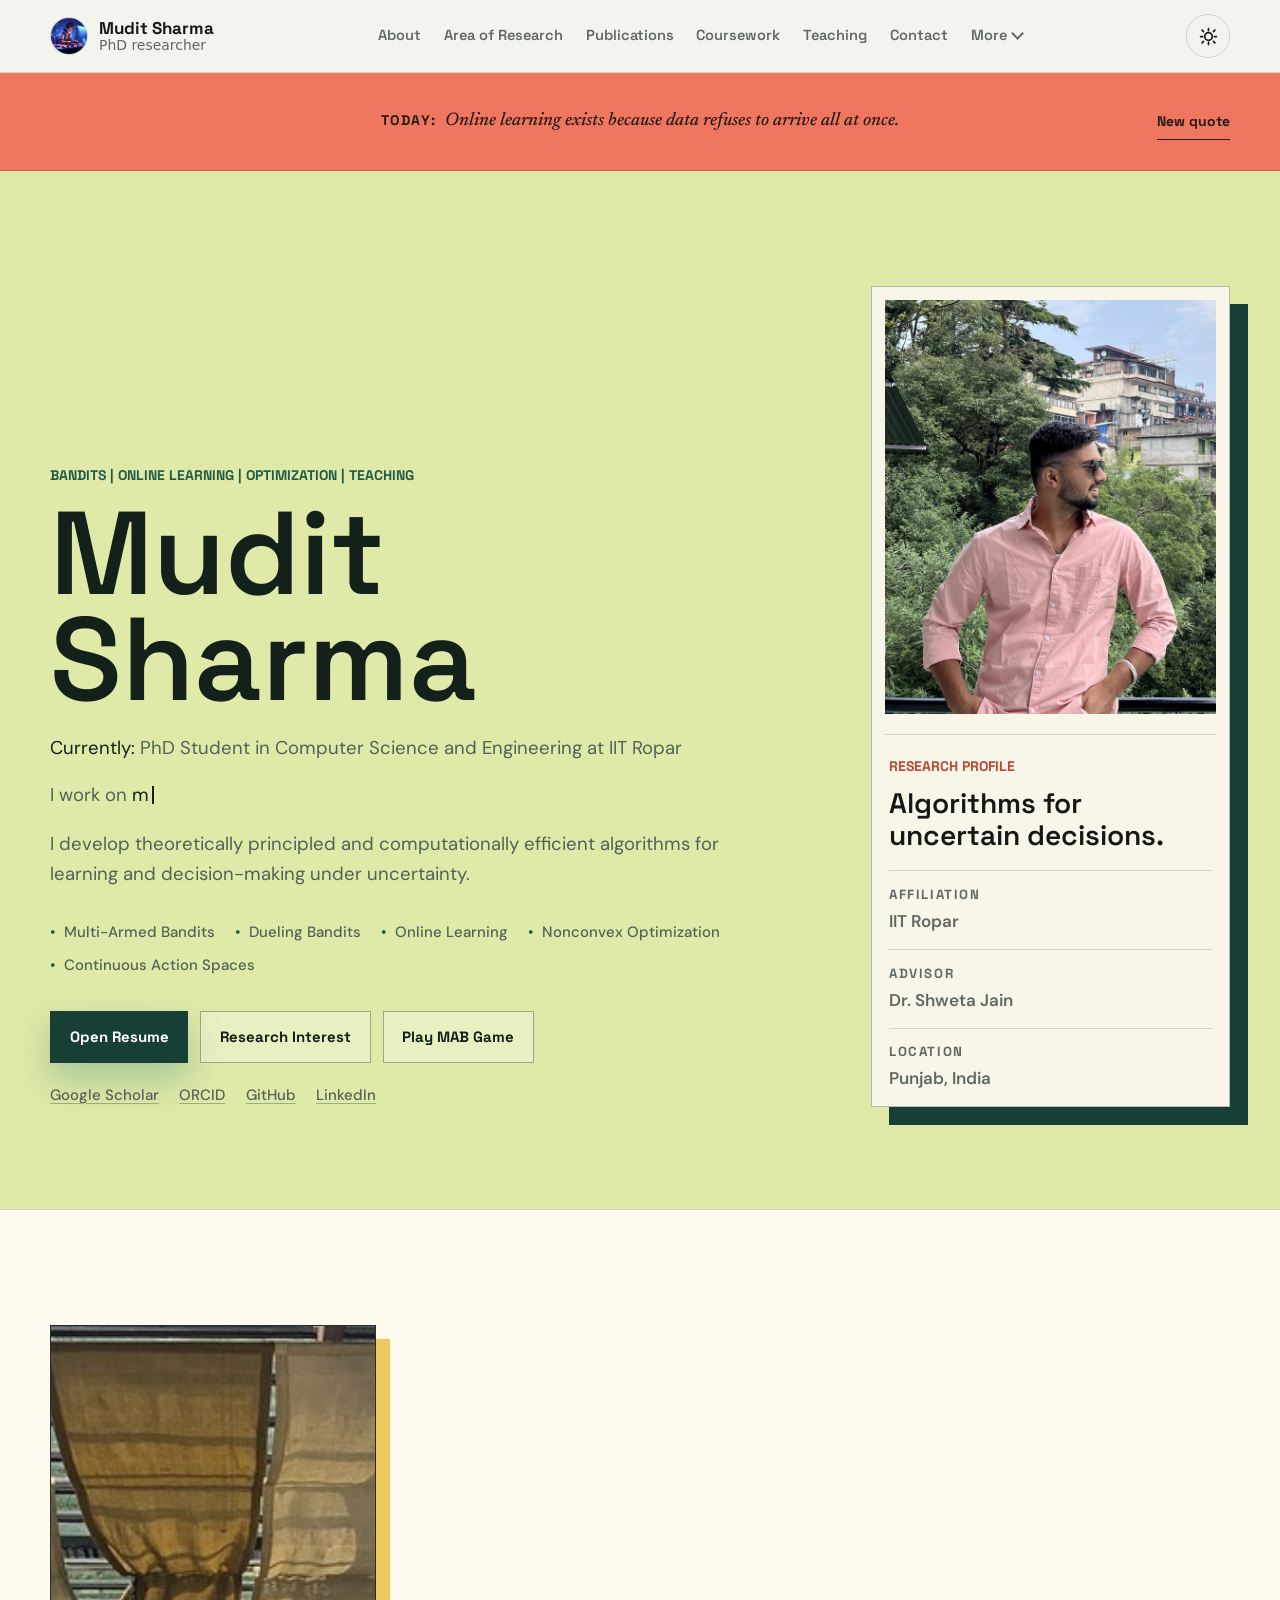
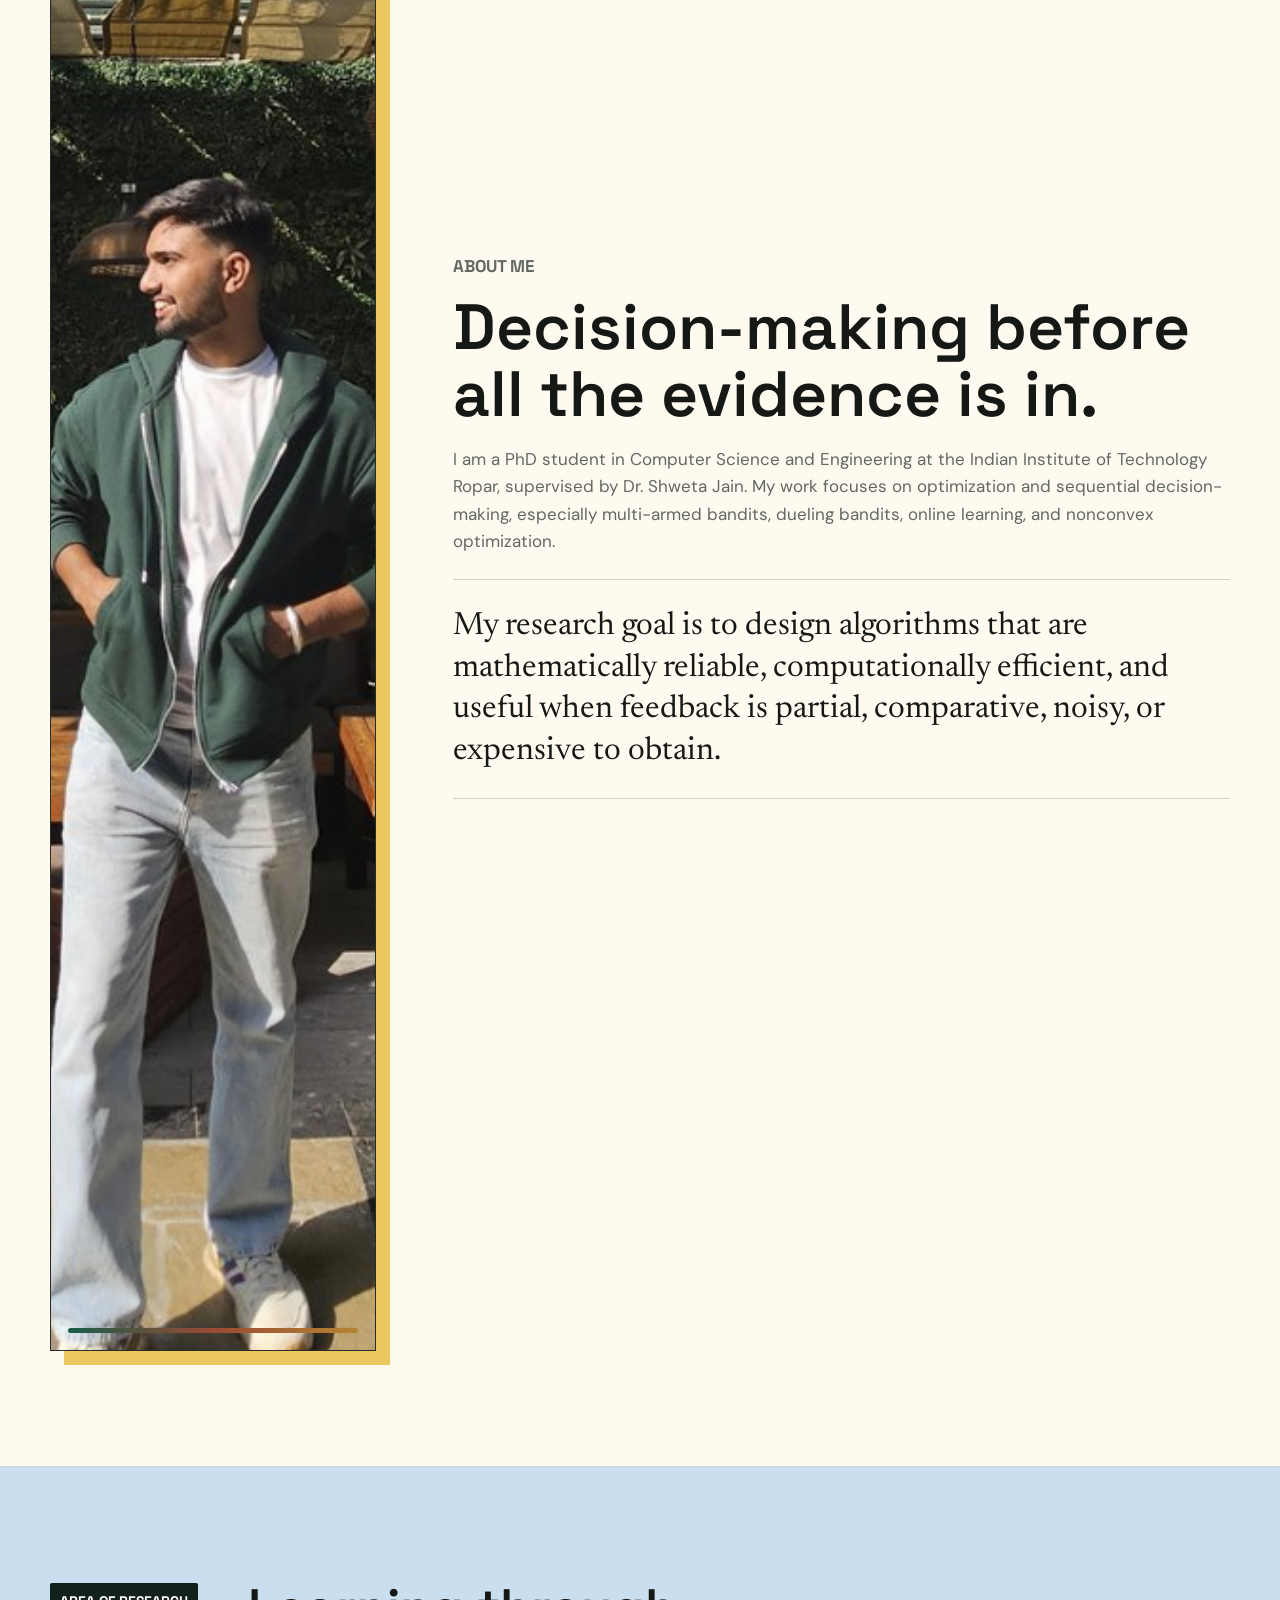
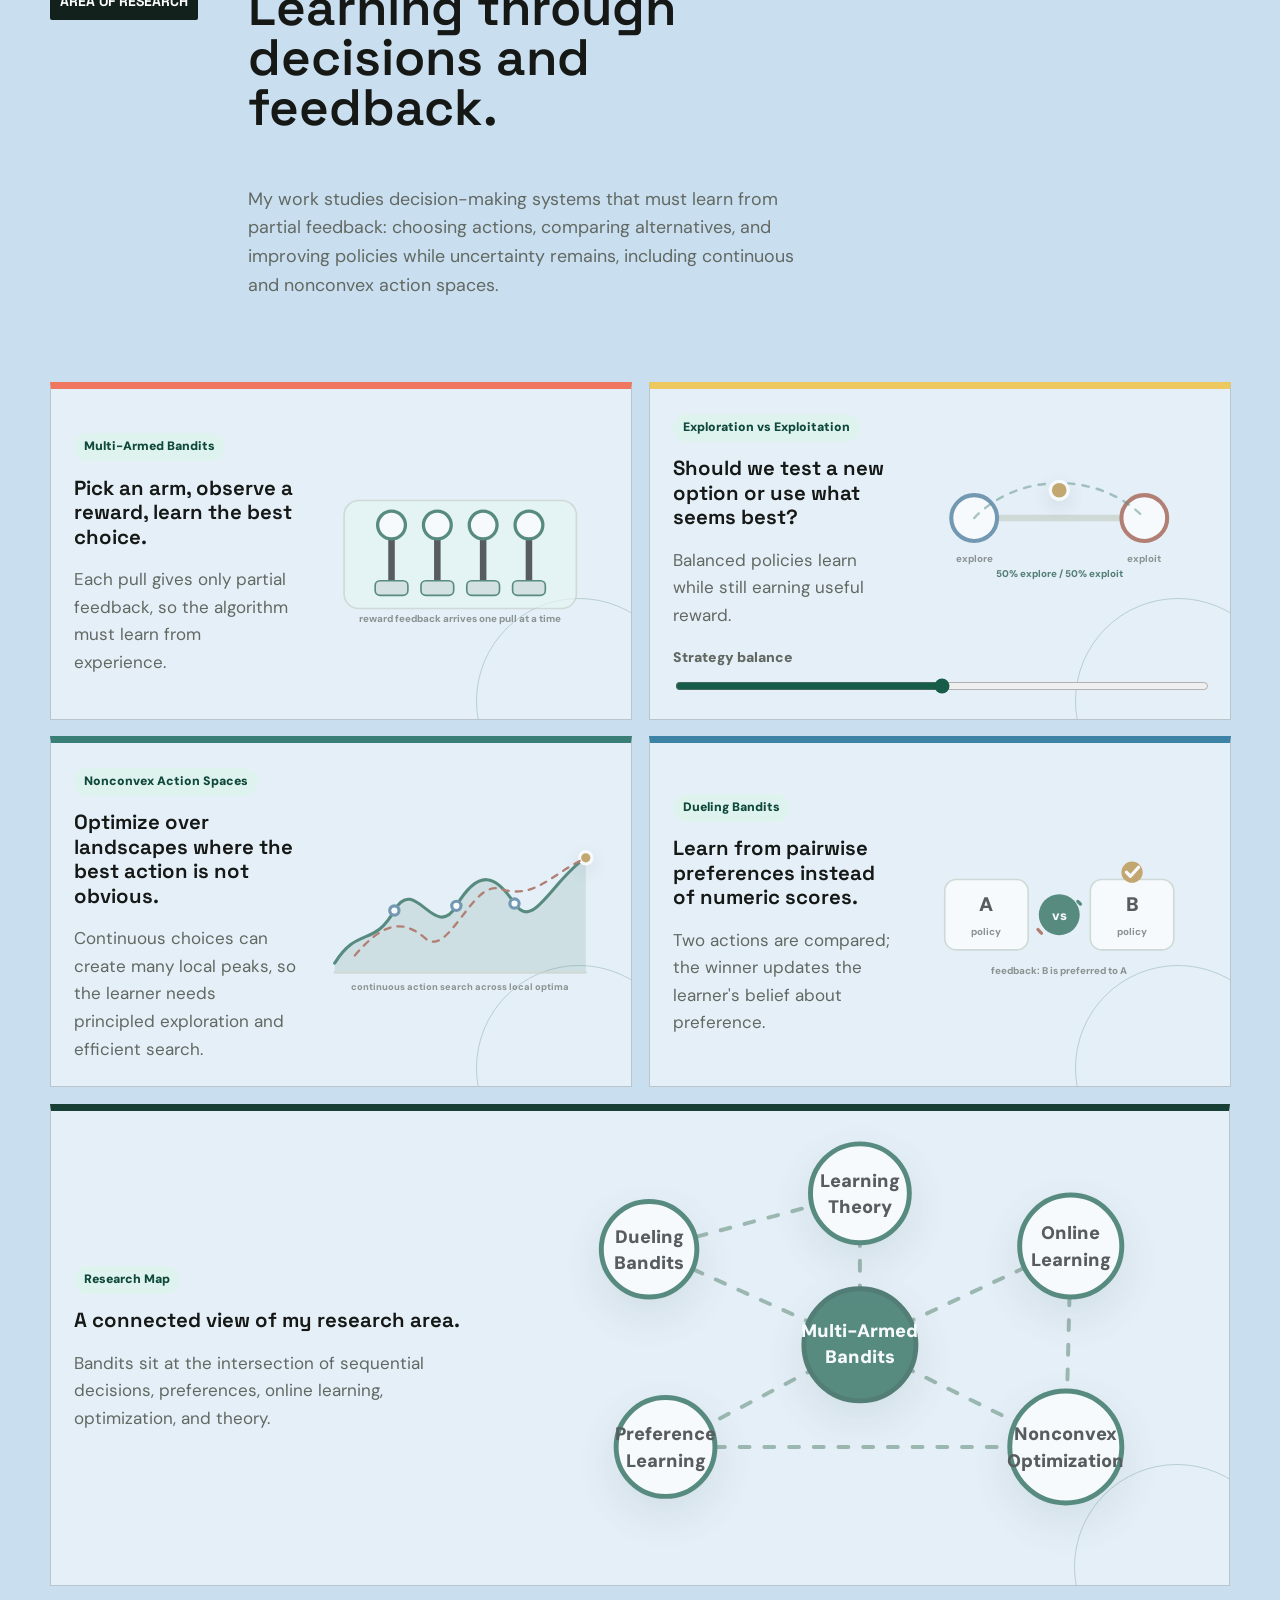
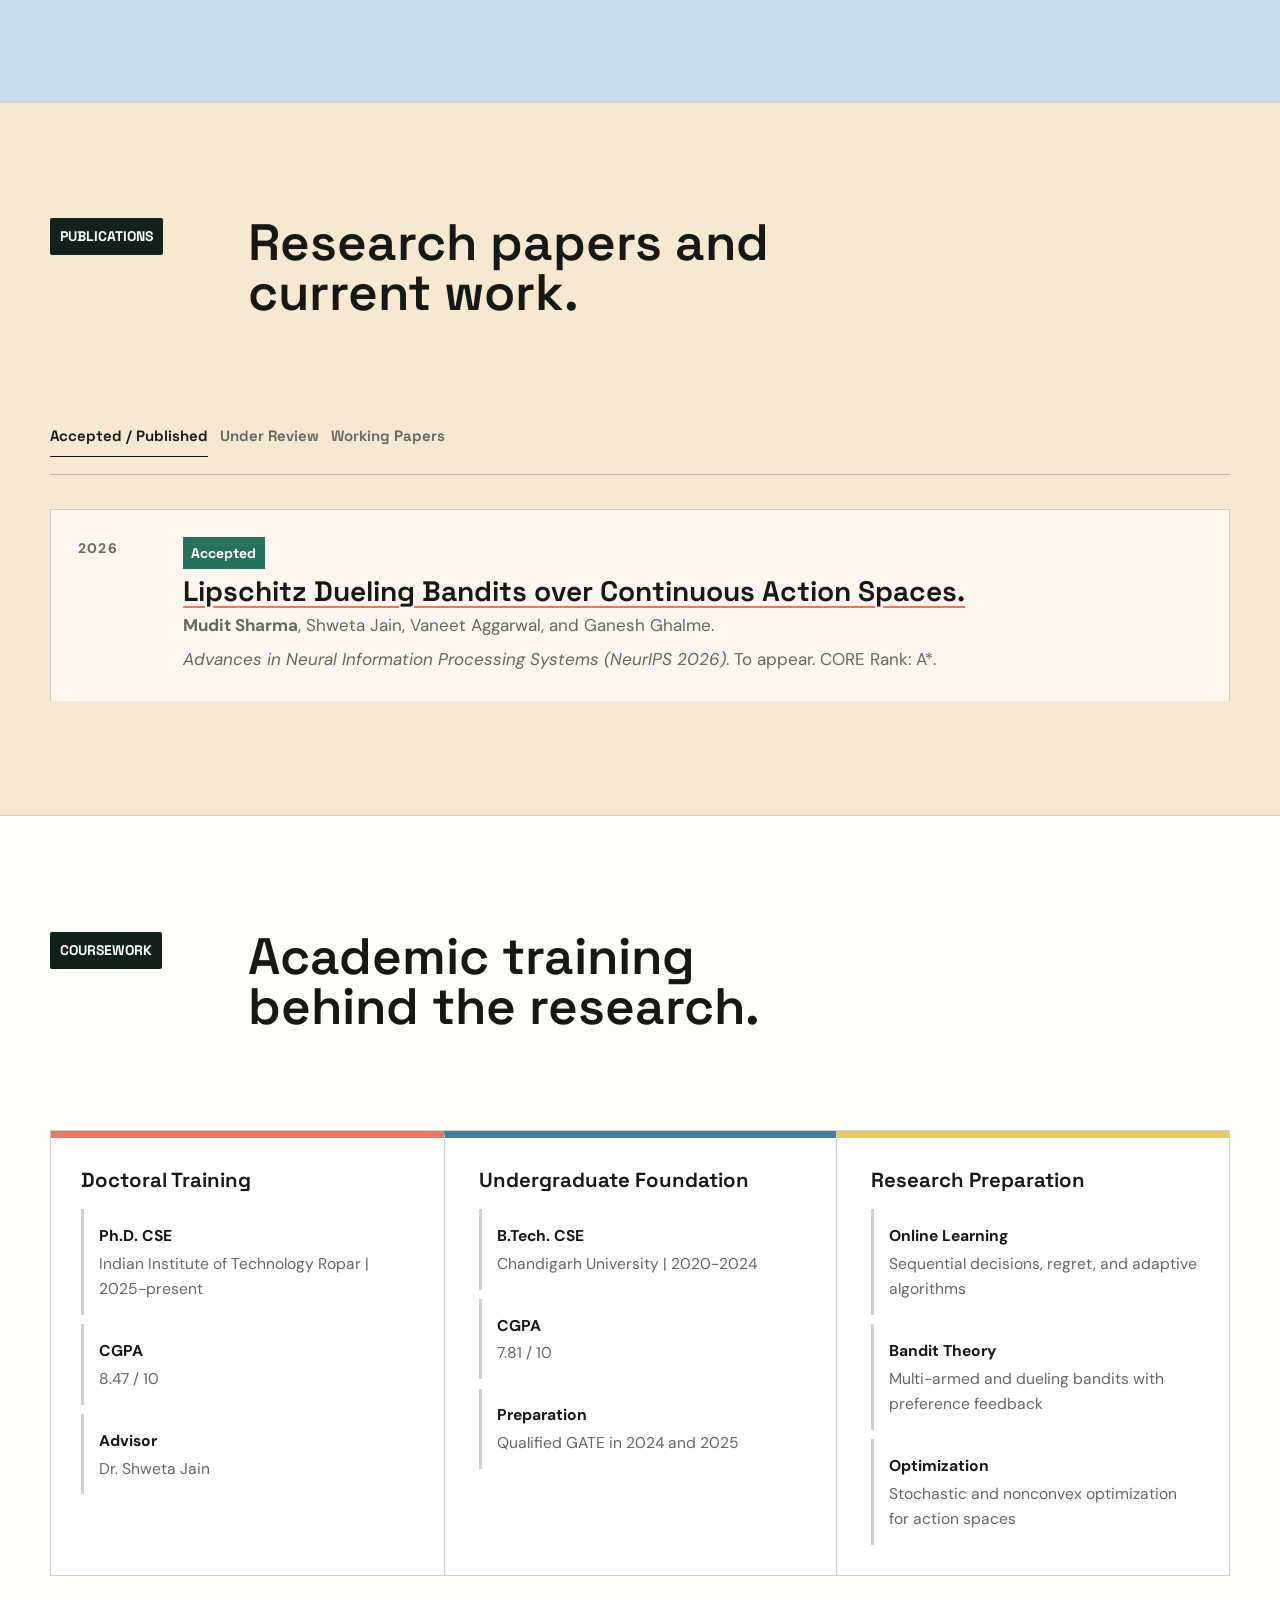
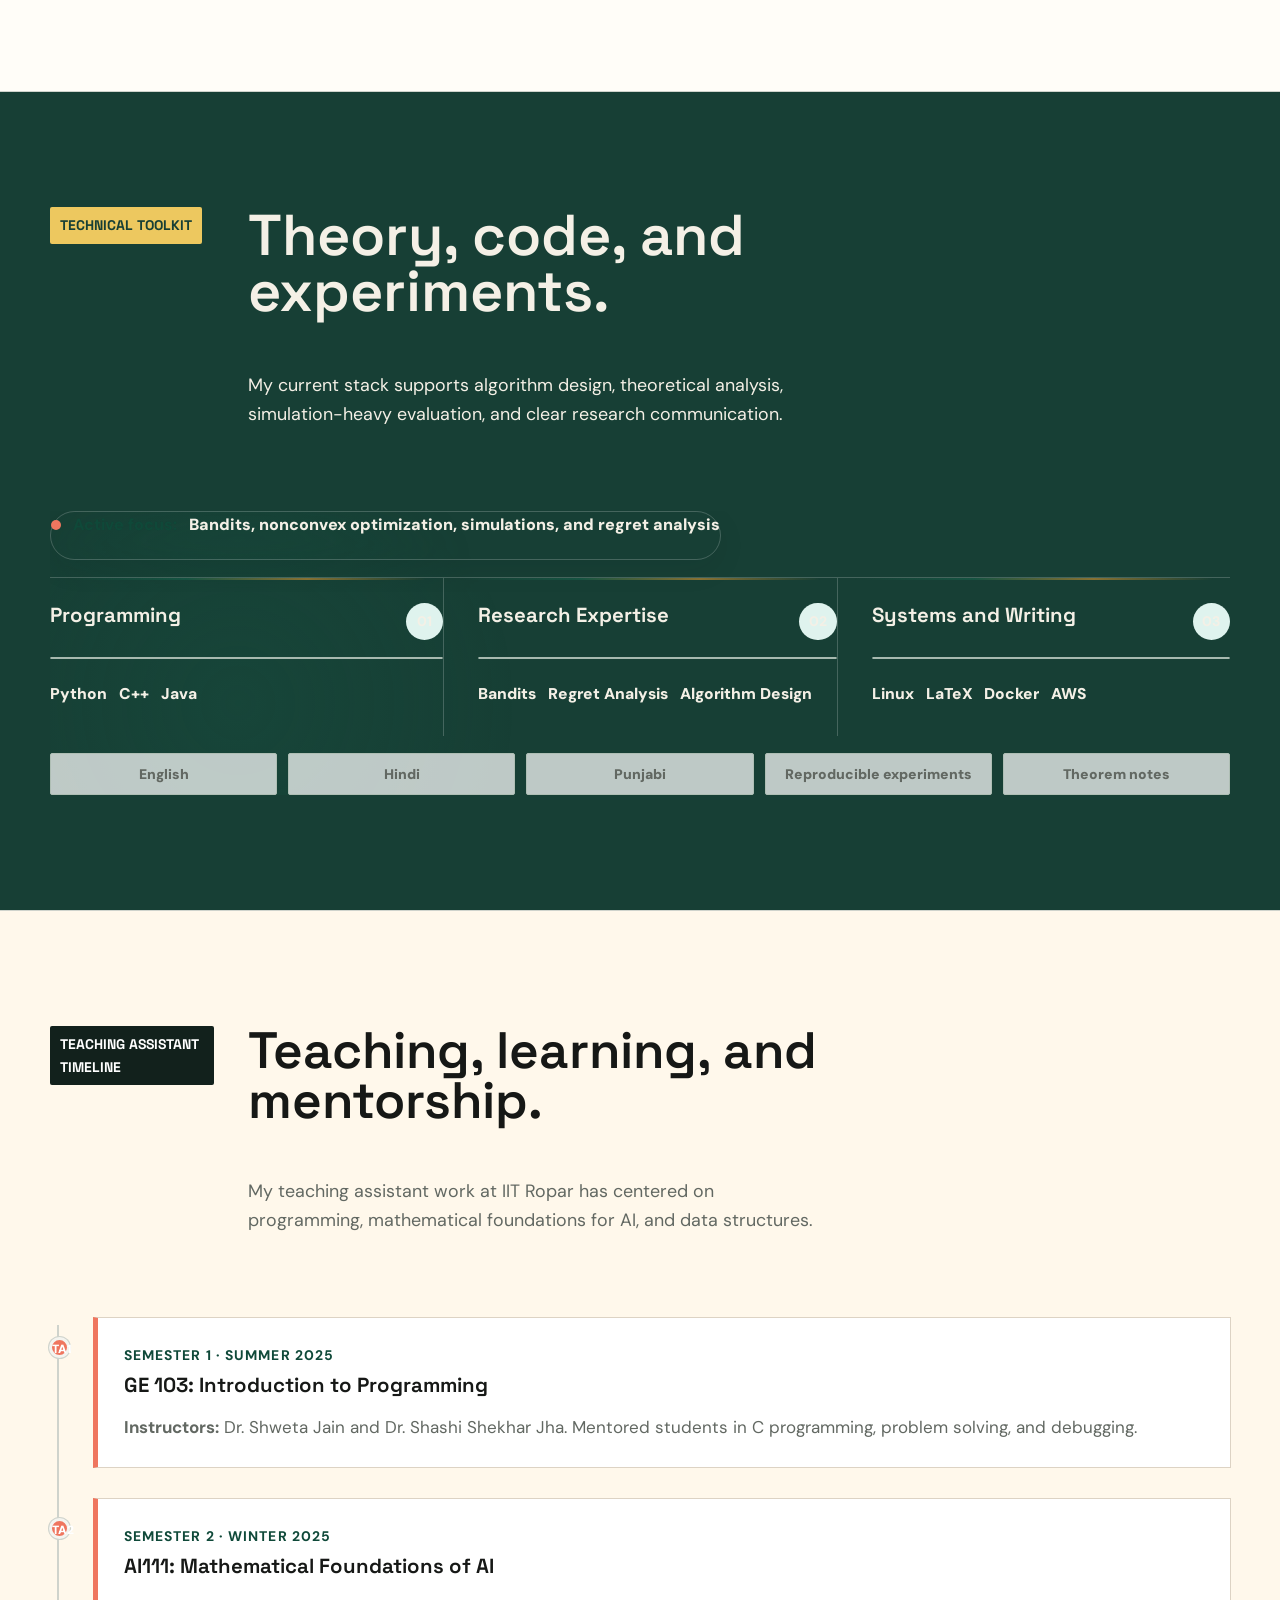
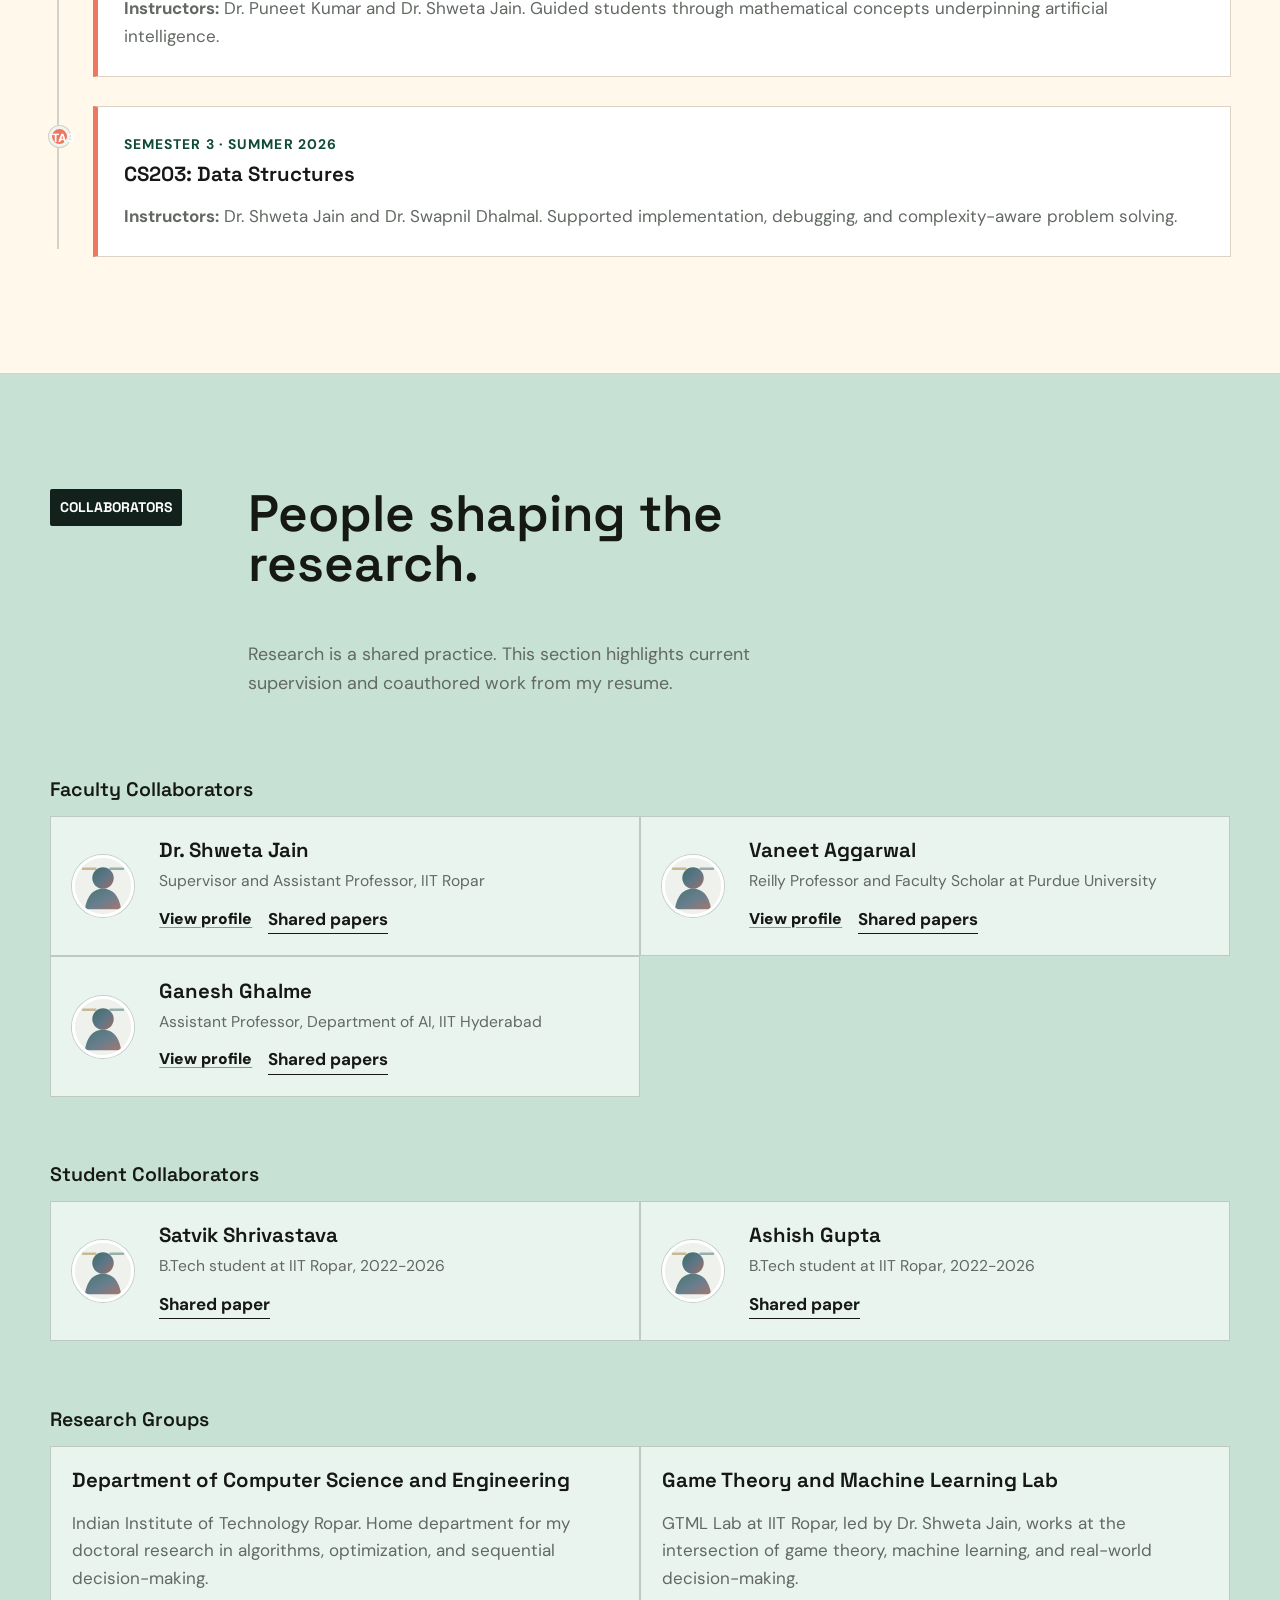
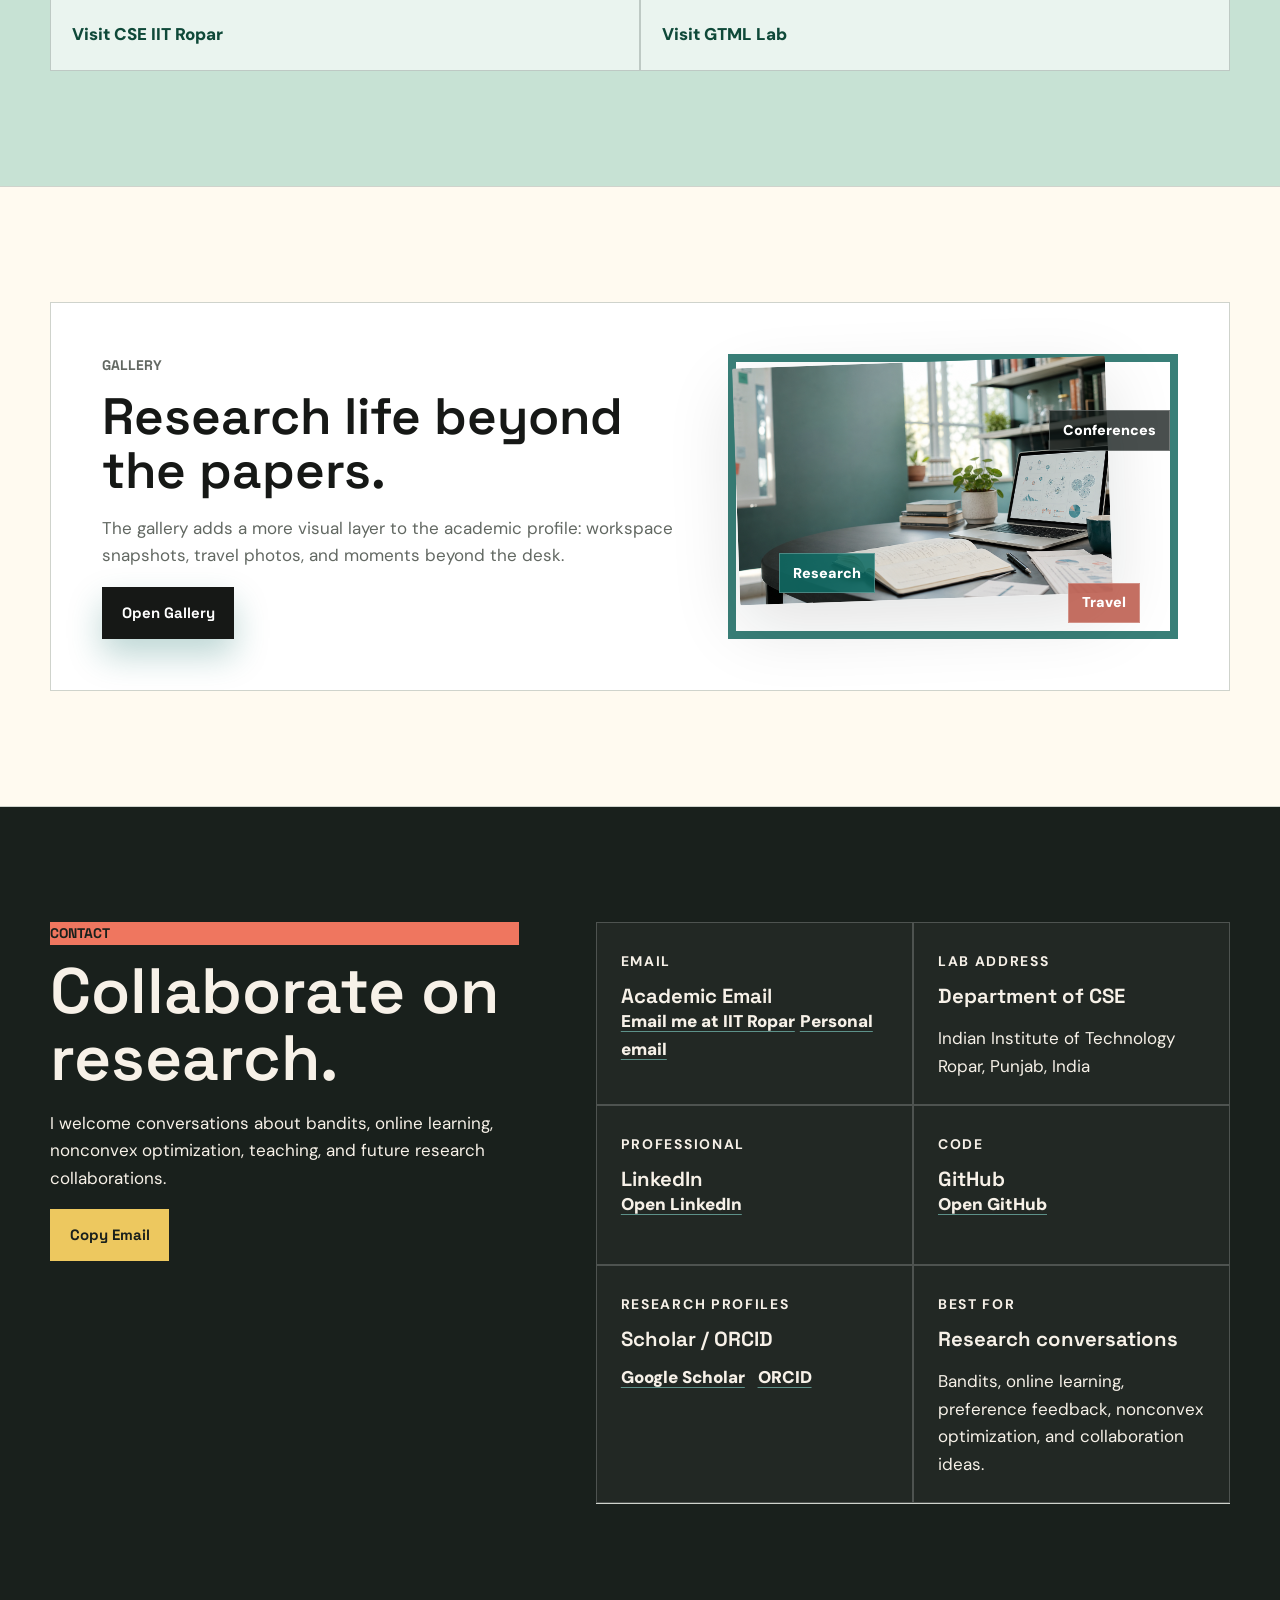
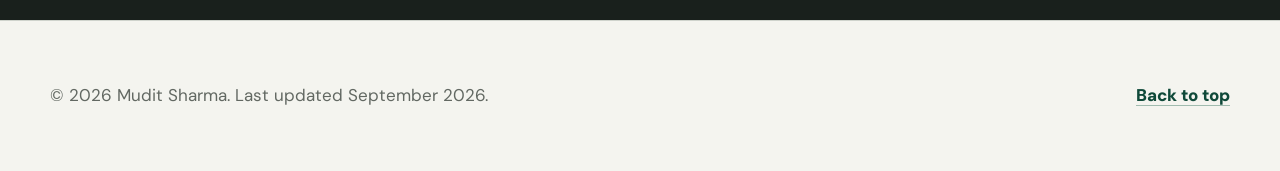
<file: index.html>
<!DOCTYPE html>
<html lang="en" data-theme="auto">
<head>
  <meta charset="UTF-8">
  <meta name="viewport" content="width=device-width, initial-scale=1.0">
  <meta name="description" content="Mudit Sharma is a PhD researcher in Computer Science and Engineering at IIT Ropar working on bandits, online learning, nonconvex optimization, and sequential decision-making.">
  <meta name="keywords" content="Mudit Sharma, IIT Ropar, multi-armed bandits, dueling bandits, online learning, nonconvex optimization, sequential decision-making, NeurIPS 2026">
  <meta name="author" content="Mudit Sharma">
  <meta name="robots" content="index, follow, max-image-preview:large">
  <link rel="canonical" href="https://mudit-sharma-30.github.io/">
  <meta property="og:title" content="Mudit Sharma | Bandits Researcher at IIT Ropar">
  <meta property="og:description" content="Research in bandits, online learning, nonconvex optimization, and learning under uncertainty.">
  <meta property="og:type" content="website">
  <meta property="og:url" content="https://mudit-sharma-30.github.io/">
  <meta property="og:image" content="https://mudit-sharma-30.github.io/assets/research/research-workspace.png">
  <meta name="theme-color" content="#0d4f49">
  <title>Mudit Sharma | Bandits Researcher at IIT Ropar</title>
  <link rel="preload" href="assets/research/research-workspace.png" as="image">
  <link rel="stylesheet" href="styles.css">
  <link rel="stylesheet" href="minimal.css">
  <script type="application/ld+json">
    {
      "@context": "https://schema.org",
      "@type": "ProfilePage",
      "url": "https://mudit-sharma-30.github.io/",
      "dateModified": "2026-10-16",
      "mainEntity": {
        "@type": "Person",
        "@id": "https://mudit-sharma-30.github.io/#mudit-sharma",
        "name": "Mudit Sharma",
        "url": "https://mudit-sharma-30.github.io/",
        "jobTitle": "PhD Student in Computer Science and Engineering",
        "affiliation": {
          "@type": "CollegeOrUniversity",
          "name": "Indian Institute of Technology Ropar",
          "url": "https://www.iitrpr.ac.in/"
        },
        "email": "mailto:mudit.25csz0001@iitrpr.ac.in",
        "sameAs": [
          "https://github.com/Mudit-Sharma-30",
          "https://www.linkedin.com/in/mudit-sharma-komu290220/"
        ],
        "knowsAbout": ["Multi-Armed Bandits", "Dueling Bandits", "Online Learning", "Nonconvex Optimization", "Preference Learning"]
      }
    }
  </script>
</head>
<body>
  <a class="skip-link" href="#main">Skip to content</a>
  <div class="scroll-progress" data-scroll-progress aria-hidden="true"></div>

  <header class="site-header" data-header>
    <nav class="nav shell" aria-label="Primary navigation">
      <a class="brand" href="#top" aria-label="Go to top">
        <img class="brand-avatar" src="assets/profile/person-playing-3d-video-games-device.jpg" alt="Researcher wearing glasses and coding">
        <span class="brand-copy">
          <strong>Mudit Sharma</strong>
          <small>PhD researcher</small>
        </span>
      </a>

      <button class="nav-toggle" type="button" aria-label="Open navigation" aria-expanded="false" data-nav-toggle>
        <span></span>
        <span></span>
        <span></span>
      </button>

      <div class="nav-links" data-nav-links>
        <a href="#about">About</a>
        <a href="#interests">Area of Research</a>
        <a href="#publications">Publications</a>
        <a href="#coursework">Coursework</a>
        <a href="#teaching">Teaching</a>
        <a href="#contact">Contact</a>
        <details class="nav-more">
          <summary>More</summary>
          <div class="nav-more-menu">
            <a href="research-interests.html">Research Interest</a>
            <a href="mab-game.html">MAB Game</a>
            <a href="#skills">Skills</a>
            <a href="#collaborators">Collaborators</a>
            <a href="gallery.html">Gallery</a>
            <a href="cv.html">CV</a>
          </div>
        </details>
      </div>

      <button class="theme-toggle" type="button" aria-label="Switch color theme" data-theme-toggle>
        <svg aria-hidden="true" viewBox="0 0 24 24">
          <path d="M12 3v2.2M12 18.8V21M4.7 4.7l1.6 1.6M17.7 17.7l1.6 1.6M3 12h2.2M18.8 12H21M4.7 19.3l1.6-1.6M17.7 6.3l1.6-1.6"></path>
          <circle cx="12" cy="12" r="4.3"></circle>
        </svg>
      </button>
    </nav>
  </header>

  <main id="main">
    <!--
      SECTION: Random Quote
      Purpose: A lightweight, memorable opening that changes on click.
      Update: Edit data-quotes with short quotes, jokes, or research reminders.
      Add entries: Separate each quote with a vertical bar.
    -->
    <section class="quote-strip" id="top" aria-label="Random research quote">
      <div class="shell quote-card">
        <p data-random-quote data-quotes="Explore first, regret later. Preferably in a theorem.|A bandit problem is just decision-making with suspense.|Today's tiny lemma is tomorrow's politely typeset result.|If the proof is stuck, hydrate the mathematician.|The algorithm is confident. The confidence interval is less impressed.|My research area has arms. None of them help with carrying groceries.|Some days the best baseline is a clean notebook and a second cup of patience.|The best arm is hidden. That feels personal, but we proceed.|I trust the plot, but I still ask for error bars.|Research plan: read, doubt, simulate, repeat.|A clean baseline is self-care for algorithms.|Exploration is curiosity with a budget.|Regret is not failure; it is accounting with opinions.|If all arms look equal, the theorem is either elegant or hiding something.|Good experiments start with boring filenames.|A preference label is a tiny vote from uncertainty.|Online learning exists because data refuses to arrive all at once.|The algorithm explored. The advisor asked for ablations.|A small proof is still a proof. Give it a nice name.|When in doubt, plot the regret curve and breathe.|The proof works beautifully, except for the part where it works.|Reviewer two has entered the action space.|One does not simply optimize a nonconvex function. One negotiates with it.|Coffee is an unbiased estimator of productivity. Citation needed.|The simulation finished. Naturally, I changed one parameter.|Every elegant theorem began as a suspicious-looking inequality.|My code has no regrets. The algorithm keeps track of them all.|Today is a good day to name that lemma.|The deadline is fixed. The action space is continuous.|Preference feedback: because asking for a score was apparently too easy.">Explore first, regret later. Preferably in a theorem.</p>
        <button class="quote-button" type="button" data-random-quote-button>New quote</button>
      </div>
    </section>

    <!--
      SECTION: Hero
      Purpose: First impression for the long-term personal brand.
      Update: Replace name, role, short introduction, keywords, social links, and CV link.
      Add entries: Add more keyword chips inside .keyword-row and more links inside .hero-social.
    -->
    <section class="hero" aria-label="Introduction">
      <div class="hero-bg" data-parallax aria-hidden="true"></div>
      <div class="hero-grid shell">
        <div class="hero-copy reveal">
          <p class="eyebrow">Bandits | Online Learning | Optimization | Teaching</p>
          <h1>Mudit Sharma</h1>
          <p class="role-line">
            <span>Currently:</span> PhD Student in Computer Science and Engineering at IIT Ropar
          </p>
          <p class="typing-line">
            I work on <span data-typing data-phrases="multi-armed bandits|dueling bandits|online learning|nonconvex optimization|continuous action spaces|sequential decision-making"></span>
          </p>
          <p class="hero-summary">
            I develop theoretically principled and computationally efficient
            algorithms for learning and decision-making under uncertainty.
          </p>

          <div class="keyword-row" aria-label="Research keywords">
            <span>Multi-Armed Bandits</span>
            <span>Dueling Bandits</span>
            <span>Online Learning</span>
            <span>Nonconvex Optimization</span>
            <span>Continuous Action Spaces</span>
          </div>

          <div class="hero-actions">
            <a class="button primary" href="Resume_Mudit_Sharma.pdf" target="_blank" rel="noreferrer">Open Resume</a>
            <a class="button secondary" href="research-interests.html">Research Interest</a>
            <a class="button secondary" href="mab-game.html">Play MAB Game</a>
          </div>

          <div class="hero-social" aria-label="Professional links">
            <a href="https://scholar.google.com/citations?user=CRTiGR0AAAAJ&hl=en">Google Scholar</a>
            <a href="https://orcid.org/0009-0006-1552-3009">ORCID</a>
            <a href="https://github.com/Mudit-Sharma-30">GitHub</a>
            <a href="https://www.linkedin.com/in/mudit-sharma-komu290220/">LinkedIn</a>
          </div>
        </div>

        <aside class="profile-card reveal" aria-label="Profile summary">
          <div class="portrait-frame theme-photo-frame">
            <img class="theme-photo theme-photo-light profile-photo-light-casual" src="assets/profile/profile-light-casual.jpg" alt="Casual travel portrait of Mudit Sharma" width="1200" height="1600">
            <img class="theme-photo theme-photo-dark" src="assets/profile/profile-dark.jpg" alt="Professional black-and-white portrait of Mudit Sharma" width="1280" height="1230">
          </div>
          <div class="profile-card-body">
            <p class="profile-label">Research profile</p>
            <h2>Algorithms for uncertain decisions.</h2>
            <dl class="profile-facts">
              <div>
                <dt>Affiliation</dt>
                <dd>IIT Ropar</dd>
              </div>
              <div>
                <dt>Advisor</dt>
                <dd>Dr. Shweta Jain</dd>
              </div>
              <div>
                <dt>Location</dt>
                <dd>Punjab, India</dd>
              </div>
            </dl>
          </div>
        </aside>
      </div>
      <div class="hero-scroll-cue" aria-hidden="true"><span></span></div>
    </section>

    <!--
      SECTION: About
      Purpose: Biography, mission, and professional positioning.
      Update: Replace the paragraphs and mission statement with your specific story.
    -->
    <section class="section about-section" id="about">
      <div class="shell about-layout">
        <div class="about-media reveal theme-photo-frame">
          <img class="theme-photo theme-photo-light about-photo-light-real" src="assets/profile/about-light-real.jpg" alt="Casual outdoor portrait of Mudit Sharma" width="1200" height="1600" loading="lazy">
          <img class="theme-photo theme-photo-dark" src="assets/profile/profile-dark.jpg" alt="Professional black-and-white portrait of Mudit Sharma" width="1280" height="1230" loading="lazy">
        </div>
        <div class="about-copy reveal">
          <p class="section-kicker">About Me</p>
          <h2>Decision-making before all the evidence is in.</h2>
          <p>
            I am a PhD student in Computer Science and Engineering at the
            Indian Institute of Technology Ropar, supervised by Dr. Shweta Jain.
            My work focuses on optimization and sequential decision-making,
            especially multi-armed bandits, dueling bandits, online learning,
            and nonconvex optimization.
          </p>
          <blockquote>
            My research goal is to design algorithms that are mathematically
            reliable, computationally efficient, and useful when feedback is
            partial, comparative, noisy, or expensive to obtain.
          </blockquote>
        </div>
      </div>
    </section>

    <!--
      SECTION: Area of Research
      Purpose: Explain bandits, online learning, preference learning, and learning theory with compact visuals.
      Update: Edit card titles, captions, and graph node labels as your research scope changes.
      Add entries: Add another .visual-card and keep SVG text short for mobile readability.
    -->
    <section class="section interests-section" id="interests">
      <div class="shell">
        <div class="section-heading reveal">
          <p class="section-kicker">Area of Research</p>
          <h2>Learning through decisions and feedback.</h2>
          <p>
            My work studies decision-making systems that must learn from partial
            feedback: choosing actions, comparing alternatives, and improving
            policies while uncertainty remains, including continuous and
            nonconvex action spaces.
          </p>
        </div>

        <div class="interest-visual-grid">
          <article class="visual-card bandit-visual reveal" aria-labelledby="bandit-title">
            <div class="visual-card-copy">
              <span class="mini-label">Multi-Armed Bandits</span>
              <h3 id="bandit-title">Pick an arm, observe a reward, learn the best choice.</h3>
              <p>Each pull gives only partial feedback, so the algorithm must learn from experience.</p>
            </div>
            <svg class="bandit-svg" viewBox="0 0 360 190" role="img" aria-label="Animated four-arm bandit machine with reward signals">
              <rect class="machine-body" x="38" y="30" width="284" height="132" rx="18"></rect>
              <g class="bandit-arm arm-one">
                <line x1="96" y1="72" x2="96" y2="128"></line>
                <circle cx="96" cy="60" r="17"></circle>
                <rect x="76" y="128" width="40" height="18" rx="6"></rect>
              </g>
              <g class="bandit-arm arm-two">
                <line x1="152" y1="72" x2="152" y2="128"></line>
                <circle cx="152" cy="60" r="17"></circle>
                <rect x="132" y="128" width="40" height="18" rx="6"></rect>
              </g>
              <g class="bandit-arm arm-three best-arm">
                <line x1="208" y1="72" x2="208" y2="128"></line>
                <circle cx="208" cy="60" r="17"></circle>
                <rect x="188" y="128" width="40" height="18" rx="6"></rect>
              </g>
              <g class="bandit-arm arm-four">
                <line x1="264" y1="72" x2="264" y2="128"></line>
                <circle cx="264" cy="60" r="17"></circle>
                <rect x="244" y="128" width="40" height="18" rx="6"></rect>
              </g>
              <g class="reward-dots">
                <circle cx="208" cy="36" r="4"></circle>
                <circle cx="225" cy="24" r="4"></circle>
                <circle cx="191" cy="23" r="4"></circle>
              </g>
              <text x="180" y="178" text-anchor="middle">reward feedback arrives one pull at a time</text>
            </svg>
          </article>

          <article class="visual-card explore-visual reveal" data-explore-card aria-labelledby="explore-title">
            <div class="visual-card-copy">
              <span class="mini-label">Exploration vs Exploitation</span>
              <h3 id="explore-title">Should we test a new option or use what seems best?</h3>
              <p data-explore-caption>Move the control to see the decision policy shift.</p>
            </div>
            <svg class="explore-svg" viewBox="0 0 360 170" role="img" aria-label="Interactive balance between exploration and exploitation">
              <line class="balance-track" x1="58" y1="82" x2="302" y2="82"></line>
              <circle class="balance-node explore-node" cx="76" cy="82" r="28"></circle>
              <circle class="balance-node exploit-node" cx="284" cy="82" r="28"></circle>
              <path class="balance-arc" d="M76 82C130 25 230 25 284 82"></path>
              <circle class="balance-marker" cx="180" cy="48" r="11" data-explore-marker></circle>
              <text x="76" y="136" text-anchor="middle">explore</text>
              <text x="284" y="136" text-anchor="middle">exploit</text>
              <text class="balance-percent" x="180" y="154" text-anchor="middle" data-explore-output>50% exploration</text>
            </svg>
            <label class="explore-control">
              Strategy balance
              <input type="range" min="0" max="100" value="50" data-explore-slider>
            </label>
          </article>

          <article class="visual-card nonconvex-visual reveal" aria-labelledby="nonconvex-title">
            <div class="visual-card-copy">
              <span class="mini-label">Nonconvex Action Spaces</span>
              <h3 id="nonconvex-title">Optimize over landscapes where the best action is not obvious.</h3>
              <p>Continuous choices can create many local peaks, so the learner needs principled exploration and efficient search.</p>
            </div>
            <svg class="landscape-svg" viewBox="0 0 380 210" role="img" aria-label="Nonconvex optimization landscape with candidate actions and best region">
              <path class="landscape-fill" d="M28 168C58 120 78 148 105 100C132 52 157 142 185 94C214 45 236 54 260 91C284 128 309 60 352 32V180H28Z"></path>
              <path class="landscape-line" d="M28 168C58 120 78 148 105 100C132 52 157 142 185 94C214 45 236 54 260 91C284 128 309 60 352 32"></path>
              <line class="landscape-axis" x1="28" y1="180" x2="352" y2="180"></line>
              <g class="candidate-points">
                <circle cx="105" cy="100" r="6"></circle>
                <circle cx="185" cy="94" r="6"></circle>
                <circle class="best-point" cx="352" cy="32" r="8"></circle>
                <circle cx="260" cy="91" r="6"></circle>
              </g>
              <path class="search-path" d="M54 158C90 116 115 110 145 136C175 162 205 61 241 72C286 86 305 55 352 32"></path>
              <text x="190" y="202" text-anchor="middle">continuous action search across local optima</text>
            </svg>
          </article>

          <article class="visual-card duel-visual reveal" aria-labelledby="duel-title">
            <div class="visual-card-copy">
              <span class="mini-label">Dueling Bandits</span>
              <h3 id="duel-title">Learn from pairwise preferences instead of numeric scores.</h3>
              <p>Two actions are compared; the winner updates the learner's belief about preference.</p>
            </div>
            <svg class="duel-svg" viewBox="0 0 360 190" role="img" aria-label="Animated pairwise comparison between two options">
              <g class="duel-option option-a">
                <rect x="40" y="52" width="102" height="86" rx="14"></rect>
                <text x="91" y="91" text-anchor="middle">A</text>
                <text x="91" y="120" text-anchor="middle">policy</text>
              </g>
              <g class="duel-option option-b">
                <rect x="218" y="52" width="102" height="86" rx="14"></rect>
                <text x="269" y="91" text-anchor="middle">B</text>
                <text x="269" y="120" text-anchor="middle">policy</text>
              </g>
              <circle class="vs-orb" cx="180" cy="95" r="25"></circle>
              <text class="vs-text" x="180" y="101" text-anchor="middle">vs</text>
              <path class="preference-flow flow-a" d="M154 82C170 65 190 65 206 82"></path>
              <path class="preference-flow flow-b" d="M206 113C190 132 170 132 154 113"></path>
              <g class="winner-badge">
                <circle cx="269" cy="43" r="13"></circle>
                <path d="M262 43l5 5 10-11"></path>
              </g>
              <text x="180" y="168" text-anchor="middle">feedback: B is preferred to A</text>
            </svg>
          </article>

          <article class="visual-card network-visual reveal" aria-labelledby="network-title">
            <div class="visual-card-copy">
              <span class="mini-label">Research Map</span>
              <h3 id="network-title">A connected view of my research area.</h3>
              <p>Bandits sit at the intersection of sequential decisions, preferences, online learning, optimization, and theory.</p>
            </div>
            <svg class="network-svg" viewBox="0 0 420 260" role="img" aria-label="Network graph connecting bandits, online learning, nonconvex optimization, preference learning, and learning theory">
              <g class="network-links">
                <line x1="210" y1="128" x2="82" y2="70"></line>
                <line x1="210" y1="128" x2="92" y2="190"></line>
                <line x1="210" y1="128" x2="338" y2="68"></line>
                <line x1="210" y1="128" x2="335" y2="190"></line>
                <line x1="210" y1="128" x2="210" y2="36"></line>
                <line x1="82" y1="70" x2="210" y2="36"></line>
                <line x1="92" y1="190" x2="335" y2="190"></line>
                <line x1="338" y1="68" x2="335" y2="190"></line>
              </g>
              <g class="network-node central-node">
                <circle cx="210" cy="128" r="34"></circle>
                <text x="210" y="123" text-anchor="middle">Multi-Armed</text>
                <text x="210" y="139" text-anchor="middle">Bandits</text>
              </g>
              <g class="network-node">
                <circle cx="82" cy="70" r="29"></circle>
                <text x="82" y="66" text-anchor="middle">Dueling</text>
                <text x="82" y="82" text-anchor="middle">Bandits</text>
              </g>
              <g class="network-node">
                <circle cx="92" cy="190" r="30"></circle>
                <text x="92" y="186" text-anchor="middle">Preference</text>
                <text x="92" y="202" text-anchor="middle">Learning</text>
              </g>
              <g class="network-node">
                <circle cx="338" cy="68" r="31"></circle>
                <text x="338" y="64" text-anchor="middle">Online</text>
                <text x="338" y="80" text-anchor="middle">Learning</text>
              </g>
              <g class="network-node">
                <circle cx="335" cy="190" r="34"></circle>
                <text x="335" y="186" text-anchor="middle">Nonconvex</text>
                <text x="335" y="202" text-anchor="middle">Optimization</text>
              </g>
              <g class="network-node">
                <circle cx="210" cy="36" r="30"></circle>
                <text x="210" y="32" text-anchor="middle">Learning</text>
                <text x="210" y="48" text-anchor="middle">Theory</text>
              </g>
            </svg>
          </article>
        </div>
      </div>
    </section>

    <!--
      SECTION: Publications
      Purpose: Published papers, under-review manuscripts, and working papers.
      Update: Edit data-status and data-year values so filters work correctly.
      Add entries: Copy one .publication item and update title, authors, venue, year, and links.
    -->
    <section class="section publications-section" id="publications">
      <div class="shell">
        <div class="section-heading reveal">
          <p class="section-kicker">Publications</p>
          <h2>Research papers and current work.</h2>
        </div>

        <div class="filter-bar reveal" aria-label="Publication filters">
          <div class="filter-group" role="group" aria-label="Filter by status">
            <button class="filter-button active" type="button" data-publication-filter="accepted">Accepted / Published</button>
            <button class="filter-button" type="button" data-publication-filter="review">Under Review</button>
            <button class="filter-button" type="button" data-publication-filter="working">Working Papers</button>
          </div>
        </div>

        <div class="publication-list" data-publication-list>
          <div class="publication reveal" id="publication-lipschitz" data-status="accepted" data-year="2026">
            <div class="pub-index">2026</div>
            <div class="pub-body">
              <span class="status-pill">Accepted</span>
              <h3><a class="paper-title-link" href="https://arxiv.org/abs/2604.00523" target="_blank" rel="noopener noreferrer">Lipschitz Dueling Bandits over Continuous Action Spaces.</a></h3>
              <p><strong>Mudit Sharma</strong>, Shweta Jain, Vaneet Aggarwal, and Ganesh Ghalme.</p>
              <p><em>Advances in Neural Information Processing Systems (NeurIPS 2026)</em>. To appear. CORE Rank: A*.</p>
            </div>
          </div>
          <article class="publication reveal" id="publication-fairness" data-status="review" data-year="2027">
            <div class="pub-index">2027</div>
            <div class="pub-body">
              <span class="status-pill">Under Review</span>
              <h3>Fairness-Aware Dueling Bandit.</h3>
              <p><strong>Satvik Shrivastava</strong>, Ashish Gupta, Mudit Sharma, and Shweta Jain.</p>
              <p>Submitted to the <em>AAAI Conference on Artificial Intelligence (AAAI 2027)</em>.</p>
            </div>
          </article>
          <article class="publication reveal" data-status="review" data-year="2027">
            <div class="pub-index">2027</div>
            <div class="pub-body">
              <span class="status-pill">Under Review</span>
              <h3>Comparator-Path Dynamic Regret for Adversarial Lipschitz Bandits One-Point Learning and Two-Query Oracle Adaptation.</h3>
              <p><strong>Mudit Sharma</strong>, Shweta Jain, Vaneet Aggarwal, and Ganesh Ghalme.</p>
              <p>Submitted to the <em>International Conference on Autonomous Agents and Multiagent Systems (AAMAS 2027)</em>.</p>
            </div>
          </article>
          <article class="publication reveal" data-status="working" data-year="2026">
            <div class="pub-index">WP 02</div>
            <div class="pub-body"><span class="status-pill">Working Paper</span><h3>Adversarial Dueling Bandit under Preference Feedback.</h3></div>
          </article>
          <article class="publication reveal" data-status="working" data-year="2026">
            <div class="pub-index">WP 03</div>
            <div class="pub-body"><span class="status-pill">Working Paper</span><h3>Improving Dueling Bandits.</h3></div>
          </article>
          <article class="publication reveal" data-status="working" data-year="2026">
            <div class="pub-index">WP 04</div>
            <div class="pub-body"><span class="status-pill">Working Paper</span><h3>Envy-Free Cake cutting Only Using Preference Feedback.</h3></div>
          </article>
        </div>
      </div>
    </section>

    <!--
      SECTION: Coursework
      Purpose: Completed coursework grouped by training area.
      Update: Replace course names, codes, and semesters.
      Add entries: Copy an li inside the right category, or add a new .course-column.
    -->
    <section class="section coursework-section" id="coursework">
      <div class="shell">
        <div class="section-heading reveal">
          <p class="section-kicker">Coursework</p>
          <h2>Academic training behind the research.</h2>
        </div>

        <div class="course-grid">
          <article class="course-column reveal">
            <h3>Doctoral Training</h3>
            <ul class="course-list">
              <li><strong>Ph.D. CSE</strong><span>Indian Institute of Technology Ropar | 2025-present</span></li>
              <li><strong>CGPA</strong><span>8.47 / 10</span></li>
              <li><strong>Advisor</strong><span>Dr. Shweta Jain</span></li>
            </ul>
          </article>
          <article class="course-column reveal">
            <h3>Undergraduate Foundation</h3>
            <ul class="course-list">
              <li><strong>B.Tech. CSE</strong><span>Chandigarh University | 2020-2024</span></li>
              <li><strong>CGPA</strong><span>7.81 / 10</span></li>
              <li><strong>Preparation</strong><span>Qualified GATE in 2024 and 2025</span></li>
            </ul>
          </article>
          <article class="course-column reveal">
            <h3>Research Preparation</h3>
            <ul class="course-list">
              <li><strong>Online Learning</strong><span>Sequential decisions, regret, and adaptive algorithms</span></li>
              <li><strong>Bandit Theory</strong><span>Multi-armed and dueling bandits with preference feedback</span></li>
              <li><strong>Optimization</strong><span>Stochastic and nonconvex optimization for action spaces</span></li>
            </ul>
          </article>
        </div>
      </div>
    </section>

    <section class="section skills-section" id="skills">
      <div class="shell">
        <div class="section-heading reveal">
          <p class="section-kicker">Technical Toolkit</p>
          <h2>Theory, code, and experiments.</h2>
          <p>
            My current stack supports algorithm design, theoretical analysis,
            simulation-heavy evaluation, and clear research communication.
          </p>
        </div>

        <div class="toolkit-console reveal">
          <div class="toolkit-orbit" aria-hidden="true">
            <svg class="toolkit-radar" viewBox="0 0 420 420">
              <defs>
                <radialGradient id="radarGlow" cx="50%" cy="50%" r="50%">
                  <stop offset="0%" stop-color="currentColor" stop-opacity="0.18"></stop>
                  <stop offset="100%" stop-color="currentColor" stop-opacity="0"></stop>
                </radialGradient>
              </defs>
              <circle class="radar-halo" cx="210" cy="210" r="190"></circle>
              <circle class="radar-ring" cx="210" cy="210" r="150"></circle>
              <circle class="radar-ring" cx="210" cy="210" r="96"></circle>
              <line class="radar-axis" x1="210" y1="42" x2="210" y2="378"></line>
              <line class="radar-axis" x1="42" y1="210" x2="378" y2="210"></line>
              <line class="radar-axis diagonal" x1="92" y1="92" x2="328" y2="328"></line>
              <line class="radar-axis diagonal" x1="328" y1="92" x2="92" y2="328"></line>
              <path class="radar-sweep" d="M210 210L210 56A154 154 0 0 1 341 129Z"></path>
              <g class="orbit orbit-one"><circle cx="210" cy="60" r="8"></circle></g>
              <g class="orbit orbit-two"><circle cx="344" cy="210" r="7"></circle></g>
              <g class="orbit orbit-three"><circle cx="116" cy="318" r="6"></circle></g>
              <text x="210" y="214" text-anchor="middle">Research Stack</text>
            </svg>
          </div>

          <div class="toolkit-status">
            <span class="signal-dot" aria-hidden="true"></span>
            <strong>Active focus:</strong>
            Bandits, nonconvex optimization, simulations, and regret analysis
          </div>

          <div class="skills-grid">
            <article class="toolkit-module" data-skill-module>
              <div class="module-head">
                <h3>Programming</h3>
                <span>01</span>
              </div>
              <div class="skill-meter" data-level="88"><span></span></div>
              <div class="skill-badges">
                <button class="skill-badge" type="button">Python</button>
                <button class="skill-badge" type="button">C++</button>
                <button class="skill-badge" type="button">Java</button>
              </div>
            </article>

            <article class="toolkit-module" data-skill-module>
              <div class="module-head">
                <h3>Research Expertise</h3>
                <span>02</span>
              </div>
              <div class="skill-meter" data-level="92"><span></span></div>
              <div class="skill-badges">
                <button class="skill-badge" type="button">Bandits</button>
                <button class="skill-badge" type="button">Regret Analysis</button>
                <button class="skill-badge" type="button">Algorithm Design</button>
              </div>
            </article>

            <article class="toolkit-module" data-skill-module>
              <div class="module-head">
                <h3>Systems and Writing</h3>
                <span>03</span>
              </div>
              <div class="skill-meter" data-level="80"><span></span></div>
              <div class="skill-badges">
                <button class="skill-badge" type="button">Linux</button>
                <button class="skill-badge" type="button">LaTeX</button>
                <button class="skill-badge" type="button">Docker</button>
                <button class="skill-badge" type="button">AWS</button>
              </div>
            </article>
          </div>

          <div class="toolkit-footer" aria-label="Languages">
            <span>English</span>
            <span>Hindi</span>
            <span>Punjabi</span>
            <span>Reproducible experiments</span>
            <span>Theorem notes</span>
          </div>
        </div>
      </div>
    </section>

    <!--
      SECTION: Teaching Assistant Timeline
      Purpose: Timeline of TA roles, instructors, subjects, and responsibilities.
      Update: Replace course names, instructor names, semesters, and duties.
      Add entries: Copy one .timeline-item and update data-step in sequence.
    -->
    <section class="section teaching-section timeline-section" id="teaching">
      <div class="shell">
        <div class="section-heading reveal">
          <p class="section-kicker">Teaching Assistant Timeline</p>
          <h2>Teaching, learning, and mentorship.</h2>
          <p>
            My teaching assistant work at IIT Ropar has centered on programming,
            mathematical foundations for AI, and data structures.
          </p>
        </div>

        <div class="journey-timeline" aria-label="Teaching assistant timeline">
          <article class="timeline-item reveal" data-step="TA1">
            <time>Semester 1 &middot; Summer 2025</time>
            <h3>GE 103: Introduction to Programming</h3>
            <p><strong>Instructors:</strong> Dr. Shweta Jain and Dr. Shashi Shekhar Jha. Mentored students in C programming, problem solving, and debugging.</p>
          </article>
          <article class="timeline-item reveal" data-step="TA2">
            <time>Semester 2 &middot; Winter 2025</time>
            <h3>AI111: Mathematical Foundations of AI</h3>
            <p><strong>Instructors:</strong> Dr. Puneet Kumar and Dr. Shweta Jain. Guided students through mathematical concepts underpinning artificial intelligence.</p>
          </article>
          <article class="timeline-item reveal" data-step="TA3">
            <time>Semester 3 &middot; Summer 2026</time>
            <h3>CS203: Data Structures</h3>
            <p><strong>Instructors:</strong> Dr. Shweta Jain and Dr. Swapnil Dhalmal. Supported implementation, debugging, and complexity-aware problem solving.</p>
          </article>
        </div>
      </div>
    </section>

    <!--
      SECTION: Collaborators
      Purpose: Faculty, industry, student, and research-group collaborators.
      Update: Replace names, affiliations, positions, topics, and website links.
      Add entries: Copy .collaborator-card into the correct category group.
    -->
    <section class="section collaborators-section" id="collaborators">
      <div class="shell">
        <div class="section-heading reveal">
          <p class="section-kicker">Collaborators</p>
          <h2>People shaping the research.</h2>
          <p>Research is a shared practice. This section highlights current supervision and coauthored work from my resume.</p>
        </div>

        <div class="collaborator-category reveal">
          <h3>Faculty Collaborators</h3>
          <div class="collaborator-grid">
            <article class="collaborator-card">
              <img src="assets/placeholders/collaborator-placeholder.svg" alt="Faculty collaborator icon" loading="lazy">
              <div>
                <h4>Dr. Shweta Jain</h4>
                <p>Supervisor and Assistant Professor, IIT Ropar</p>
                <div class="collaborator-links">
                  <a href="https://sites.google.com/site/shwetajainiisc/home" target="_blank" rel="noreferrer">View profile</a>
                  <button type="button" data-shared-papers-open="shweta">Shared papers</button>
                </div>
              </div>
            </article>
            <article class="collaborator-card">
              <img src="assets/placeholders/collaborator-placeholder.svg" alt="Faculty collaborator icon" loading="lazy">
              <div>
                <h4>Vaneet Aggarwal</h4>
                <p>Reilly Professor and Faculty Scholar at Purdue University</p>
                <div class="collaborator-links">
                  <a href="https://www.cs.purdue.edu/people/faculty/vaneet.html" target="_blank" rel="noreferrer">View profile</a>
                  <button type="button" data-shared-papers-open="faculty">Shared papers</button>
                </div>
              </div>
            </article>
            <article class="collaborator-card">
              <img src="assets/placeholders/collaborator-placeholder.svg" alt="Faculty collaborator icon" loading="lazy">
              <div>
                <h4>Ganesh Ghalme</h4>
                <p>Assistant Professor, Department of AI, IIT Hyderabad</p>
                <div class="collaborator-links">
                  <a href="https://www.iith.ac.in/ai/ganeshghalme/" target="_blank" rel="noreferrer">View profile</a>
                  <button type="button" data-shared-papers-open="faculty">Shared papers</button>
                </div>
              </div>
            </article>
          </div>
        </div>

        <div class="collaborator-category reveal">
          <h3>Student Collaborators</h3>
          <div class="collaborator-grid">
            <article class="collaborator-card">
              <img src="assets/placeholders/collaborator-placeholder.svg" alt="Student collaborator icon" loading="lazy">
              <div>
                <h4>Satvik Shrivastava</h4>
                <p>B.Tech student at IIT Ropar, 2022-2026</p>
                <div class="collaborator-links"><button type="button" data-shared-papers-open="student">Shared paper</button></div>
              </div>
            </article>
            <article class="collaborator-card">
              <img src="assets/placeholders/collaborator-placeholder.svg" alt="Student collaborator icon" loading="lazy">
              <div>
                <h4>Ashish Gupta</h4>
                <p>B.Tech student at IIT Ropar, 2022-2026</p>
                <div class="collaborator-links"><button type="button" data-shared-papers-open="student">Shared paper</button></div>
              </div>
            </article>
          </div>
        </div>

        <div class="collaborator-category reveal">
          <h3>Research Groups</h3>
          <div class="group-grid">
            <a class="group-card" href="https://cse.iitrpr.ac.in/" target="_blank" rel="noreferrer">
              <h4>Department of Computer Science and Engineering</h4>
              <p>Indian Institute of Technology Ropar. Home department for my doctoral research in algorithms, optimization, and sequential decision-making.</p>
              <span>Visit CSE IIT Ropar</span>
            </a>
            <a class="group-card" href="https://gtmliitrpr.github.io/" target="_blank" rel="noreferrer">
              <h4>Game Theory and Machine Learning Lab</h4>
              <p>GTML Lab at IIT Ropar, led by Dr. Shweta Jain, works at the intersection of game theory, machine learning, and real-world decision-making.</p>
              <span>Visit GTML Lab</span>
            </a>
          </div>
        </div>
      </div>
    </section>

    <!--
      SECTION: Gallery Preview
      Purpose: Keep the homepage focused while linking to the full dedicated gallery page.
      Update: Replace preview image/captions or remove this section if you want Gallery only in the header.
      Add entries: Keep this compact; the full categorized gallery lives in gallery.html.
    -->
    <section class="section gallery-preview-section" id="life">
      <div class="shell">
        <div class="gallery-preview-card reveal">
          <div class="gallery-preview-copy">
            <p class="section-kicker">Gallery</p>
            <h2>Research life beyond the papers.</h2>
            <p>
              The gallery adds a more visual layer to the academic profile:
              workspace snapshots, travel photos, and moments beyond the desk.
            </p>
            <a class="button primary" href="gallery.html">Open Gallery</a>
          </div>
          <div class="gallery-preview-stack" aria-hidden="true">
            <figure>
              <img src="assets/research/research-workspace.png" alt="">
            </figure>
            <span>Conferences</span>
            <span>Research</span>
            <span>Travel</span>
          </div>
        </div>
      </div>
    </section>

    <!--
      SECTION: Contact
      Purpose: Static contact details for GitHub Pages or any other static host.
      Update: Replace lab address, email, and profile links. No phone number is included.
      Add entries: Copy one .contact-card for more professional profiles or office details.
    -->
    <section class="section contact-section" id="contact">
      <div class="shell contact-layout">
        <div class="contact-copy reveal">
          <p class="section-kicker">Contact</p>
          <h2>Collaborate on research.</h2>
          <p>
            I welcome conversations about bandits, online learning, nonconvex
            optimization, teaching, and future research collaborations.
          </p>
          <button class="button secondary copy-email" type="button" data-copy-email>Copy Email</button>
        </div>

        <div class="contact-card-grid reveal" aria-label="Contact details">
          <article class="contact-card">
            <span>Email</span>
            <h3>Academic Email</h3>
            <a href="mailto:mudit.25csz0001@iitrpr.ac.in" data-email>Email me at IIT Ropar</a>
            <a href="mailto:mudit.sharma.ldh@gmail.com">Personal email</a>
          </article>
          <article class="contact-card">
            <span>Lab Address</span>
            <h3>Department of CSE</h3>
            <p>Indian Institute of Technology Ropar, Punjab, India</p>
          </article>
          <article class="contact-card">
            <span>Professional</span>
            <h3>LinkedIn</h3>
            <a href="https://www.linkedin.com/in/mudit-sharma-komu290220/">Open LinkedIn</a>
          </article>
          <article class="contact-card">
            <span>Code</span>
            <h3>GitHub</h3>
            <a href="https://github.com/Mudit-Sharma-30">Open GitHub</a>
          </article>
          <article class="contact-card">
            <span>Research Profiles</span>
            <h3>Scholar / ORCID</h3>
            <div class="contact-mini-links">
              <a href="https://scholar.google.com/citations?user=CRTiGR0AAAAJ&hl=en">Google Scholar</a>
              <a href="https://orcid.org/0009-0006-1552-3009">ORCID</a>
            </div>
          </article>
          <article class="contact-card">
            <span>Best For</span>
            <h3>Research conversations</h3>
            <p>Bandits, online learning, preference feedback, nonconvex optimization, and collaboration ideas.</p>
          </article>
        </div>
      </div>
    </section>
  </main>

  <dialog class="shared-papers-dialog" data-shared-papers-dialog="shweta" aria-labelledby="shweta-shared-papers-title">
    <div class="dialog-heading">
      <div><p class="section-kicker">With Dr. Shweta Jain</p><h2 id="shweta-shared-papers-title">Shared papers</h2></div>
      <button class="dialog-close" type="button" data-shared-papers-close aria-label="Close shared papers">&times;</button>
    </div>
    <article>
      <span class="status-pill">Accepted</span>
      <h3><a href="https://arxiv.org/abs/2604.00523" target="_blank" rel="noopener noreferrer">Lipschitz Dueling Bandits over Continuous Action Spaces</a></h3>
      <p>NeurIPS 2026 &middot; To appear</p>
    </article>
    <article>
      <span class="status-pill review">Under Review</span>
      <h3>Comparator-Path Dynamic Regret for Adversarial Lipschitz Bandits One-Point Learning and Two-Query Oracle Adaptation</h3>
      <p>AAMAS 2027 &middot; Under review</p>
    </article>
    <article>
      <span class="status-pill review">Under Review</span>
      <h3>Fairness-Aware Dueling Bandit</h3>
      <p>AAAI 2027 &middot; Under review</p>
    </article>
  </dialog>

  <dialog class="shared-papers-dialog" data-shared-papers-dialog="faculty" aria-labelledby="faculty-shared-papers-title">
    <div class="dialog-heading">
      <div><p class="section-kicker">Coauthored Research</p><h2 id="faculty-shared-papers-title">Shared papers</h2></div>
      <button class="dialog-close" type="button" data-shared-papers-close aria-label="Close shared papers">&times;</button>
    </div>
    <article>
      <span class="status-pill">Accepted</span>
      <h3><a href="https://arxiv.org/abs/2604.00523" target="_blank" rel="noopener noreferrer">Lipschitz Dueling Bandits over Continuous Action Spaces</a></h3>
      <p>NeurIPS 2026 &middot; To appear</p>
    </article>
    <article>
      <span class="status-pill review">Under Review</span>
      <h3>Comparator-Path Dynamic Regret for Adversarial Lipschitz Bandits One-Point Learning and Two-Query Oracle Adaptation</h3>
      <p>AAMAS 2027 &middot; Under review</p>
    </article>
  </dialog>

  <dialog class="shared-papers-dialog" data-shared-papers-dialog="student" aria-labelledby="student-shared-papers-title">
    <div class="dialog-heading">
      <div><p class="section-kicker">Student Collaboration</p><h2 id="student-shared-papers-title">Shared paper</h2></div>
      <button class="dialog-close" type="button" data-shared-papers-close aria-label="Close shared paper">&times;</button>
    </div>
    <article>
      <span class="status-pill review">Under Review</span>
      <h3>Fairness-Aware Dueling Bandit</h3>
      <p>AAAI 2027 &middot; Under review</p>
    </article>
  </dialog>

  <footer class="site-footer">
    <div class="shell footer-layout">
      <p>&copy; <span data-year></span> Mudit Sharma. Last updated September 2026.</p>
      <a href="#top">Back to top</a>
    </div>
  </footer>

  <script src="script.js"></script>
</body>
</html>
</file>
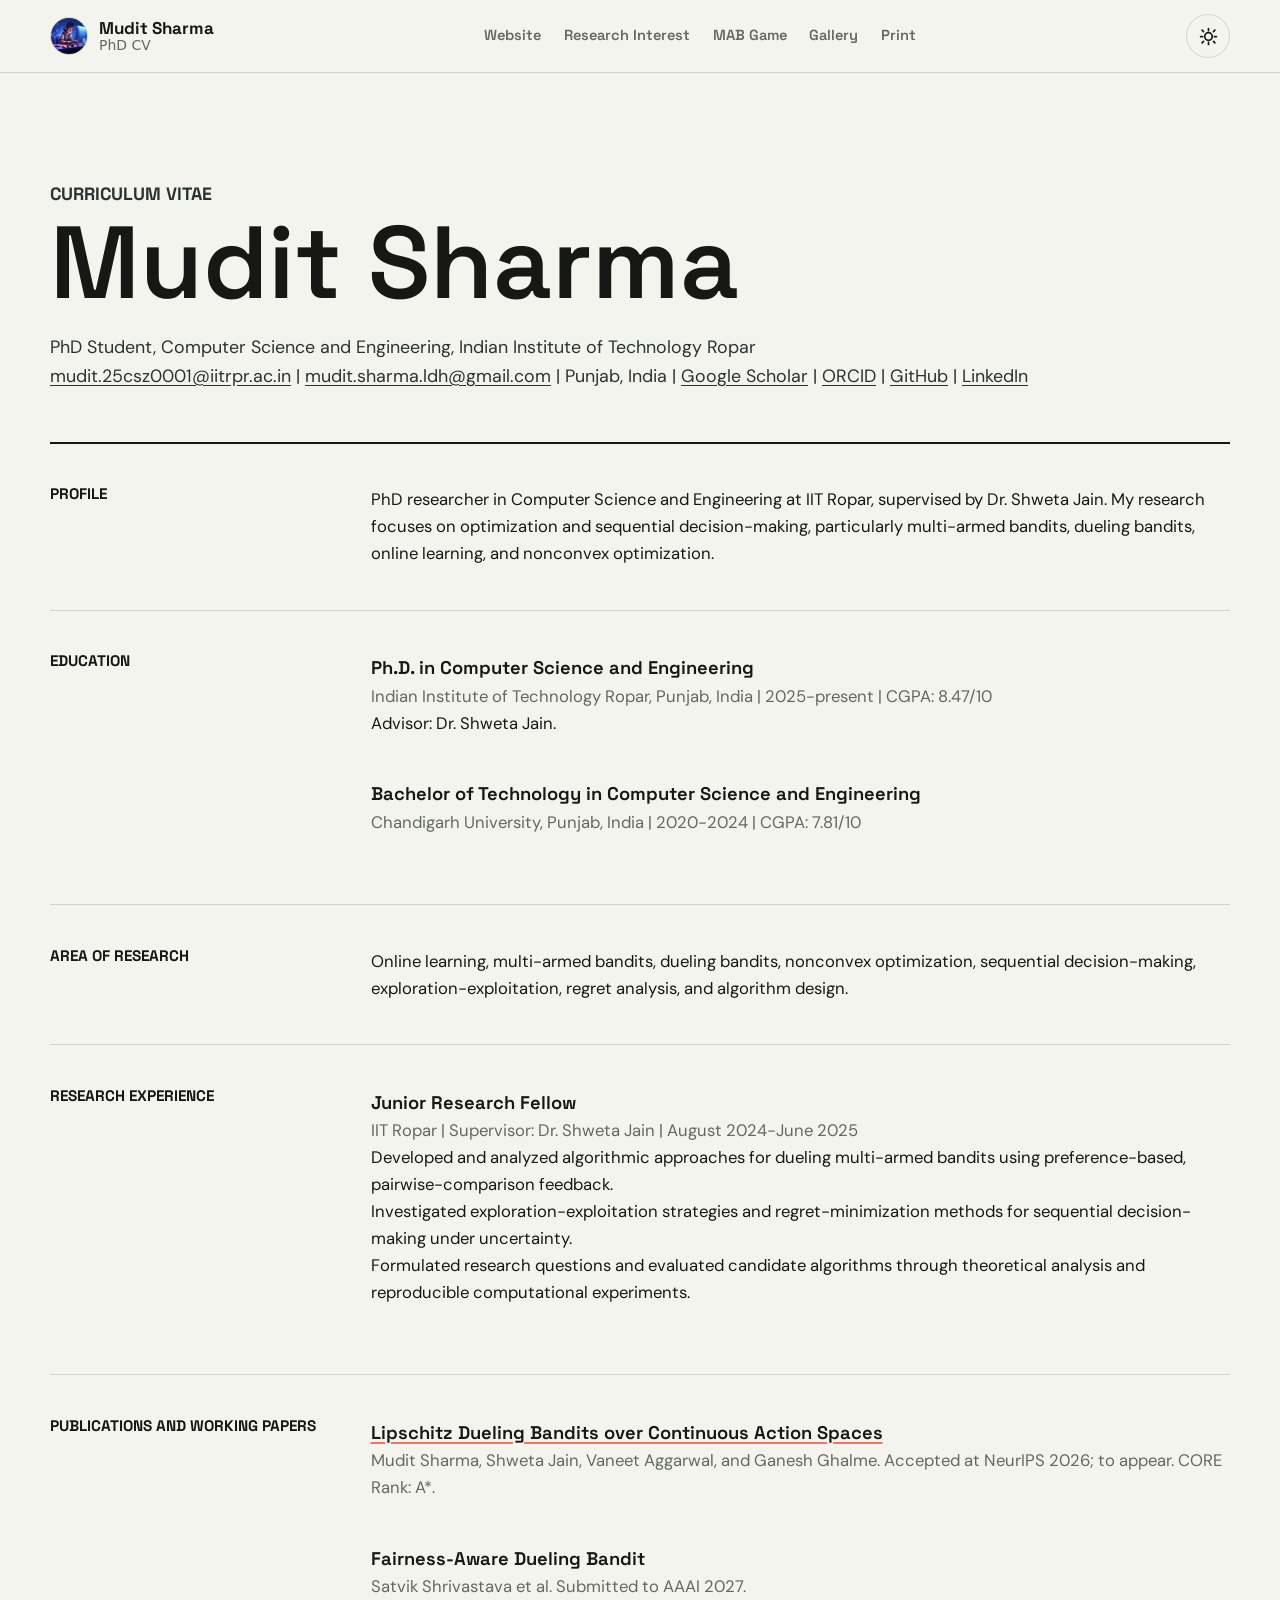
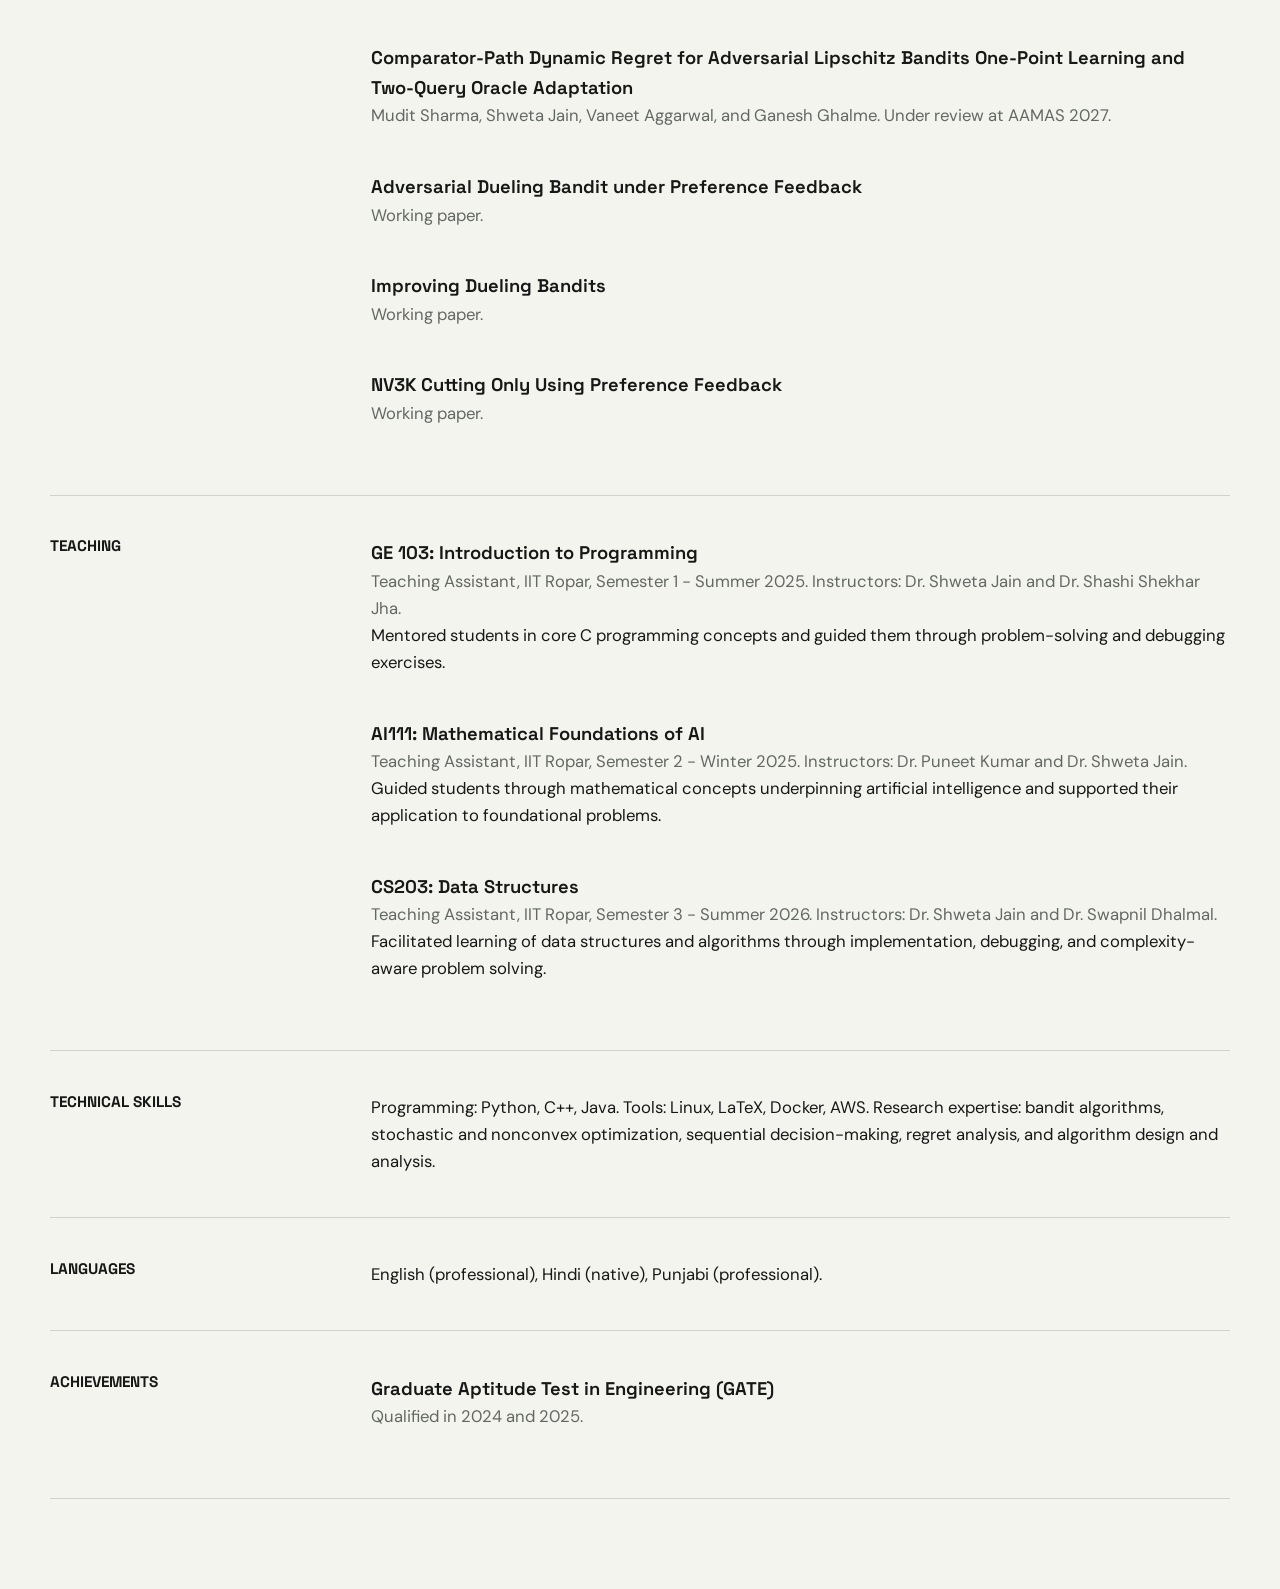
<file: cv.html>
<!DOCTYPE html>
<html lang="en" data-theme="auto">
<head>
  <meta charset="UTF-8">
  <meta name="viewport" content="width=device-width, initial-scale=1.0">
  <meta name="description" content="Curriculum vitae for Mudit Sharma, PhD student in Computer Science and Engineering at IIT Ropar.">
  <meta name="author" content="Mudit Sharma">
  <meta name="robots" content="index, follow">
  <link rel="canonical" href="https://mudit-sharma-30.github.io/cv.html">
  <meta property="og:title" content="CV | Mudit Sharma">
  <meta property="og:description" content="Research, publications, teaching, education, and technical experience of Mudit Sharma at IIT Ropar.">
  <meta property="og:type" content="profile">
  <meta property="og:url" content="https://mudit-sharma-30.github.io/cv.html">
  <meta property="og:image" content="https://mudit-sharma-30.github.io/assets/profile/person-playing-3d-video-games-device.jpg">
  <title>CV | Mudit Sharma</title>
  <link rel="stylesheet" href="styles.css">
  <link rel="stylesheet" href="minimal.css">
</head>
<body class="cv-page">
  <div class="scroll-progress" data-scroll-progress aria-hidden="true"></div>
  <header class="site-header" data-header>
    <nav class="nav shell" aria-label="CV navigation">
      <a class="brand" href="index.html">
        <img class="brand-avatar" src="assets/profile/person-playing-3d-video-games-device.jpg" alt="Researcher wearing glasses and coding">
        <span class="brand-copy">
          <strong>Mudit Sharma</strong>
          <small>PhD CV</small>
        </span>
      </a>
      <div class="nav-links cv-nav-links">
        <a href="index.html">Website</a>
        <a href="research-interests.html">Research Interest</a>
        <a href="mab-game.html">MAB Game</a>
        <a href="gallery.html">Gallery</a>
        <a href="#" onclick="window.print(); return false;">Print</a>
      </div>
      <button class="theme-toggle" type="button" aria-label="Switch color theme" data-theme-toggle>
        <svg aria-hidden="true" viewBox="0 0 24 24">
          <path d="M12 3v2.2M12 18.8V21M4.7 4.7l1.6 1.6M17.7 17.7l1.6 1.6M3 12h2.2M18.8 12H21M4.7 19.3l1.6-1.6M17.7 6.3l1.6-1.6"></path>
          <circle cx="12" cy="12" r="4.3"></circle>
        </svg>
      </button>
    </nav>
  </header>

  <main class="cv-main shell">
    <section class="cv-hero">
      <p class="section-kicker">Curriculum Vitae</p>
      <h1>Mudit Sharma</h1>
      <p>
        PhD Student, Computer Science and Engineering, Indian Institute of Technology Ropar<br>
        <a href="mailto:mudit.25csz0001@iitrpr.ac.in">mudit.25csz0001@iitrpr.ac.in</a> |
        <a href="mailto:mudit.sharma.ldh@gmail.com">mudit.sharma.ldh@gmail.com</a> |
        Punjab, India |
        <a href="https://scholar.google.com/citations?user=CRTiGR0AAAAJ&hl=en">Google Scholar</a> |
        <a href="https://orcid.org/0009-0006-1552-3009">ORCID</a> |
        <a href="https://github.com/Mudit-Sharma-30">GitHub</a> |
        <a href="https://www.linkedin.com/in/mudit-sharma-komu290220/">LinkedIn</a>
      </p>
    </section>

    <section class="cv-section">
      <h2>Profile</h2>
      <p>
        PhD researcher in Computer Science and Engineering at IIT Ropar,
        supervised by Dr. Shweta Jain. My research focuses on optimization and
        sequential decision-making, particularly multi-armed bandits, dueling
        bandits, online learning, and nonconvex optimization.
      </p>
    </section>

    <section class="cv-section">
      <h2>Education</h2>
      <div>
        <div class="cv-entry">
          <strong>Ph.D. in Computer Science and Engineering</strong>
          <span>Indian Institute of Technology Ropar, Punjab, India | 2025-present | CGPA: 8.47/10</span>
          <p>Advisor: Dr. Shweta Jain.</p>
        </div>
        <div class="cv-entry">
          <strong>Bachelor of Technology in Computer Science and Engineering</strong>
          <span>Chandigarh University, Punjab, India | 2020-2024 | CGPA: 7.81/10</span>
        </div>
      </div>
    </section>

    <section class="cv-section">
      <h2>Area of Research</h2>
      <p>Online learning, multi-armed bandits, dueling bandits, nonconvex optimization, sequential decision-making, exploration-exploitation, regret analysis, and algorithm design.</p>
    </section>

    <section class="cv-section">
      <h2>Research Experience</h2>
      <div>
        <div class="cv-entry">
          <strong>Junior Research Fellow</strong>
          <span>IIT Ropar | Supervisor: Dr. Shweta Jain | August 2024-June 2025</span>
          <p>Developed and analyzed algorithmic approaches for dueling multi-armed bandits using preference-based, pairwise-comparison feedback.</p>
          <p>Investigated exploration-exploitation strategies and regret-minimization methods for sequential decision-making under uncertainty.</p>
          <p>Formulated research questions and evaluated candidate algorithms through theoretical analysis and reproducible computational experiments.</p>
        </div>
      </div>
    </section>

    <section class="cv-section">
      <h2>Publications and Working Papers</h2>
      <div>
        <div class="cv-entry">
          <strong><a class="paper-title-link" href="https://arxiv.org/abs/2604.00523" target="_blank" rel="noopener noreferrer">Lipschitz Dueling Bandits over Continuous Action Spaces</a></strong>
          <span>Mudit Sharma, Shweta Jain, Vaneet Aggarwal, and Ganesh Ghalme. Accepted at NeurIPS 2026; to appear. CORE Rank: A*.</span>
        </div>
        <div class="cv-entry"><strong>Fairness-Aware Dueling Bandit</strong><span>Satvik Shrivastava et al. Submitted to AAAI 2027.</span></div>
        <div class="cv-entry"><strong>Comparator-Path Dynamic Regret for Adversarial Lipschitz Bandits One-Point Learning and Two-Query Oracle Adaptation</strong><span>Mudit Sharma, Shweta Jain, Vaneet Aggarwal, and Ganesh Ghalme. Under review at AAMAS 2027.</span></div>
        <div class="cv-entry"><strong>Adversarial Dueling Bandit under Preference Feedback</strong><span>Working paper.</span></div>
        <div class="cv-entry"><strong>Improving Dueling Bandits</strong><span>Working paper.</span></div>
        <div class="cv-entry"><strong>NV3K Cutting Only Using Preference Feedback</strong><span>Working paper.</span></div>
      </div>
    </section>

    <section class="cv-section">
      <h2>Teaching</h2>
      <div>
        <div class="cv-entry">
          <strong>GE 103: Introduction to Programming</strong>
          <span>Teaching Assistant, IIT Ropar, Semester 1 - Summer 2025. Instructors: Dr. Shweta Jain and Dr. Shashi Shekhar Jha.</span>
          <p>Mentored students in core C programming concepts and guided them through problem-solving and debugging exercises.</p>
        </div>
        <div class="cv-entry">
          <strong>AI111: Mathematical Foundations of AI</strong>
          <span>Teaching Assistant, IIT Ropar, Semester 2 - Winter 2025. Instructors: Dr. Puneet Kumar and Dr. Shweta Jain.</span>
          <p>Guided students through mathematical concepts underpinning artificial intelligence and supported their application to foundational problems.</p>
        </div>
        <div class="cv-entry">
          <strong>CS203: Data Structures</strong>
          <span>Teaching Assistant, IIT Ropar, Semester 3 - Summer 2026. Instructors: Dr. Shweta Jain and Dr. Swapnil Dhalmal.</span>
          <p>Facilitated learning of data structures and algorithms through implementation, debugging, and complexity-aware problem solving.</p>
        </div>
      </div>
    </section>

    <section class="cv-section">
      <h2>Technical Skills</h2>
      <p>
        Programming: Python, C++, Java. Tools: Linux, LaTeX, Docker, AWS.
        Research expertise: bandit algorithms, stochastic and nonconvex
        optimization, sequential decision-making, regret analysis, and algorithm
        design and analysis.
      </p>
    </section>

    <section class="cv-section">
      <h2>Languages</h2>
      <p>English (professional), Hindi (native), Punjabi (professional).</p>
    </section>

    <section class="cv-section">
      <h2>Achievements</h2>
      <div>
        <div class="cv-entry">
          <strong>Graduate Aptitude Test in Engineering (GATE)</strong>
          <span>Qualified in 2024 and 2025.</span>
        </div>
      </div>
    </section>
  </main>

  <script src="script.js"></script>
</body>
</html>
</file>
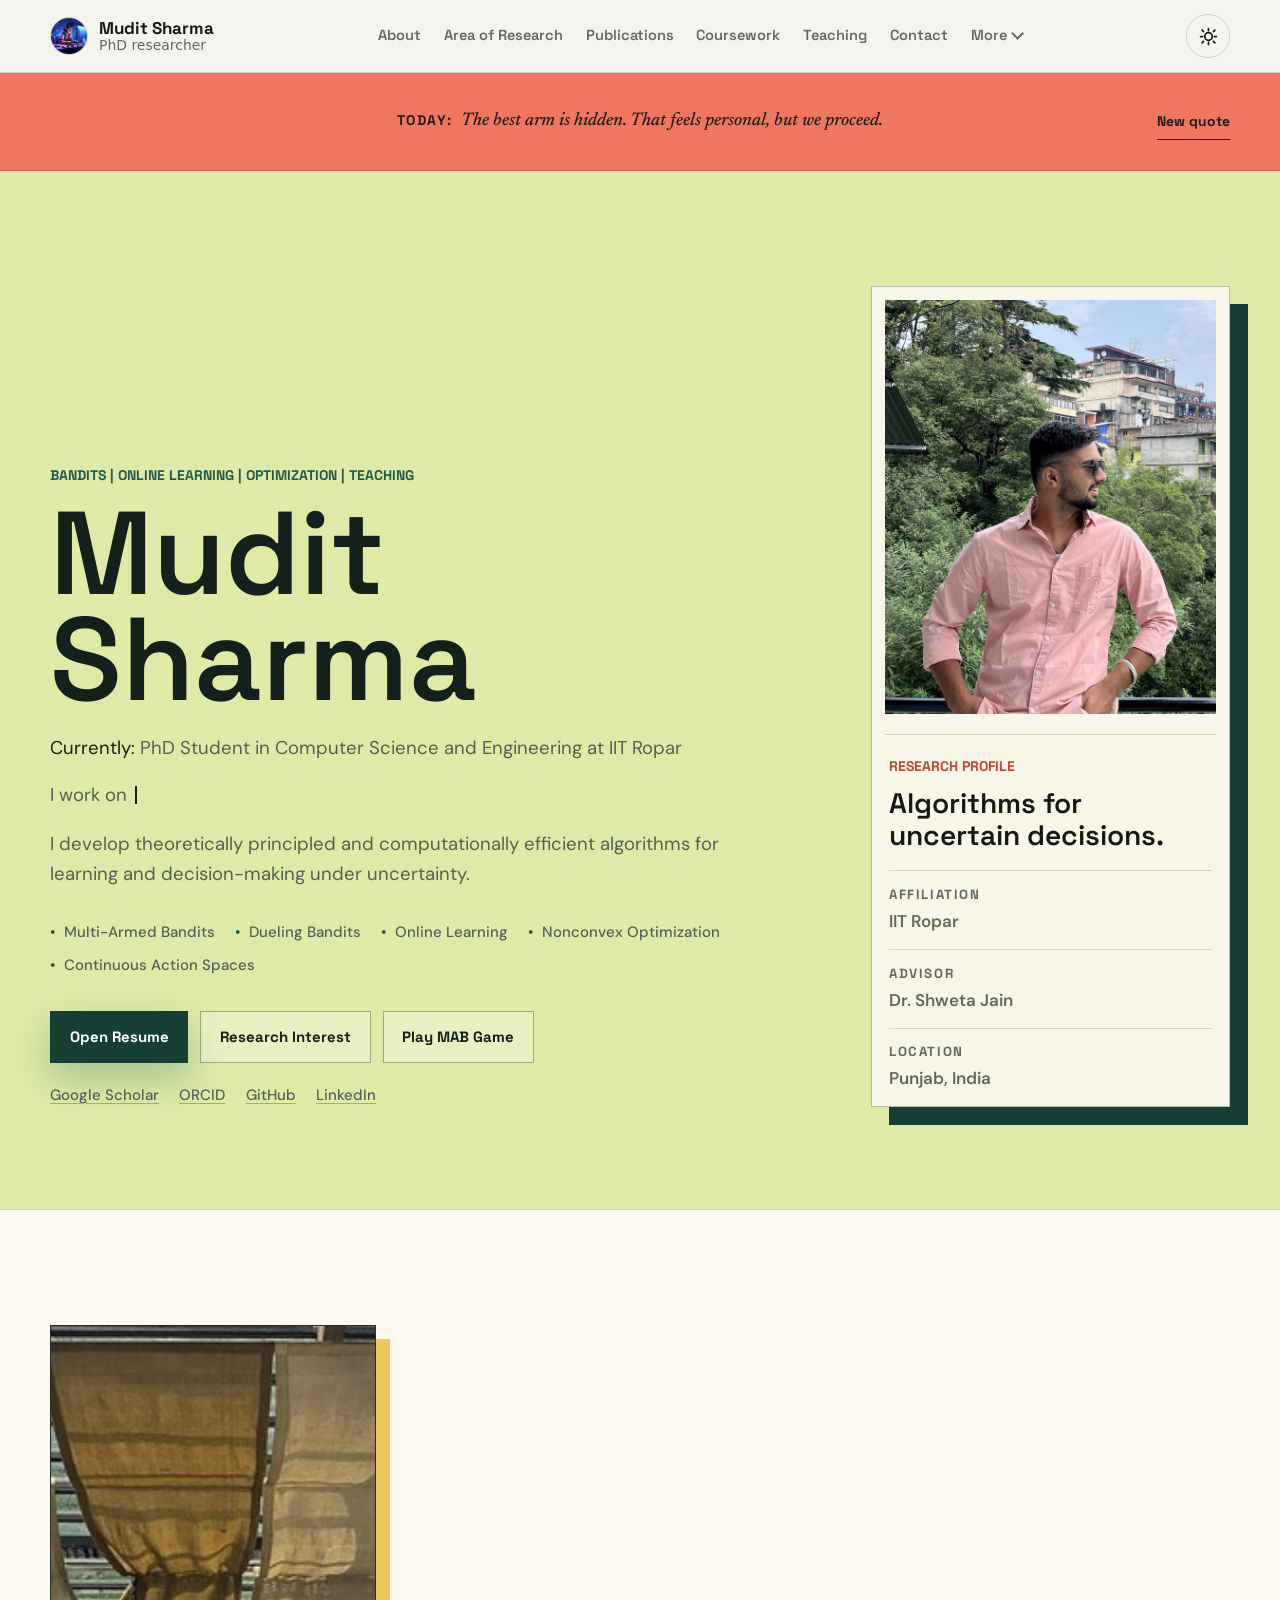
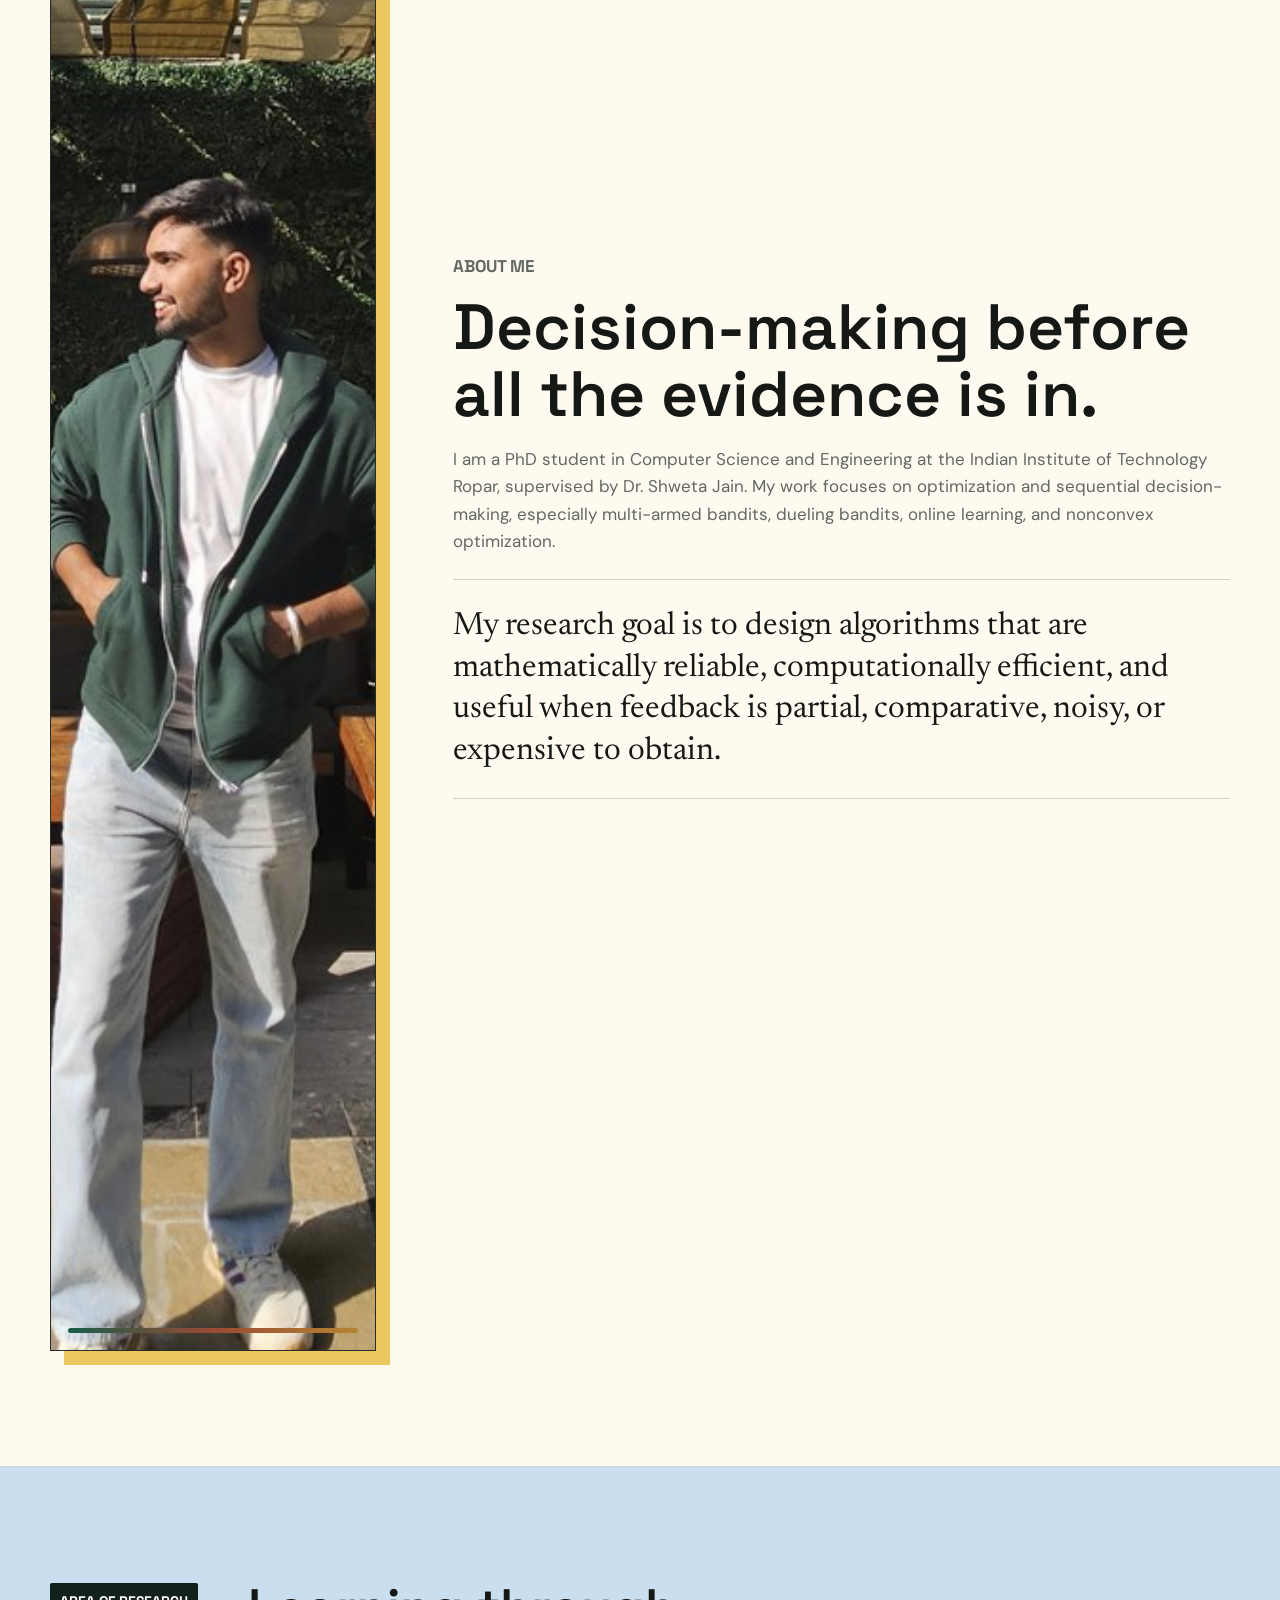
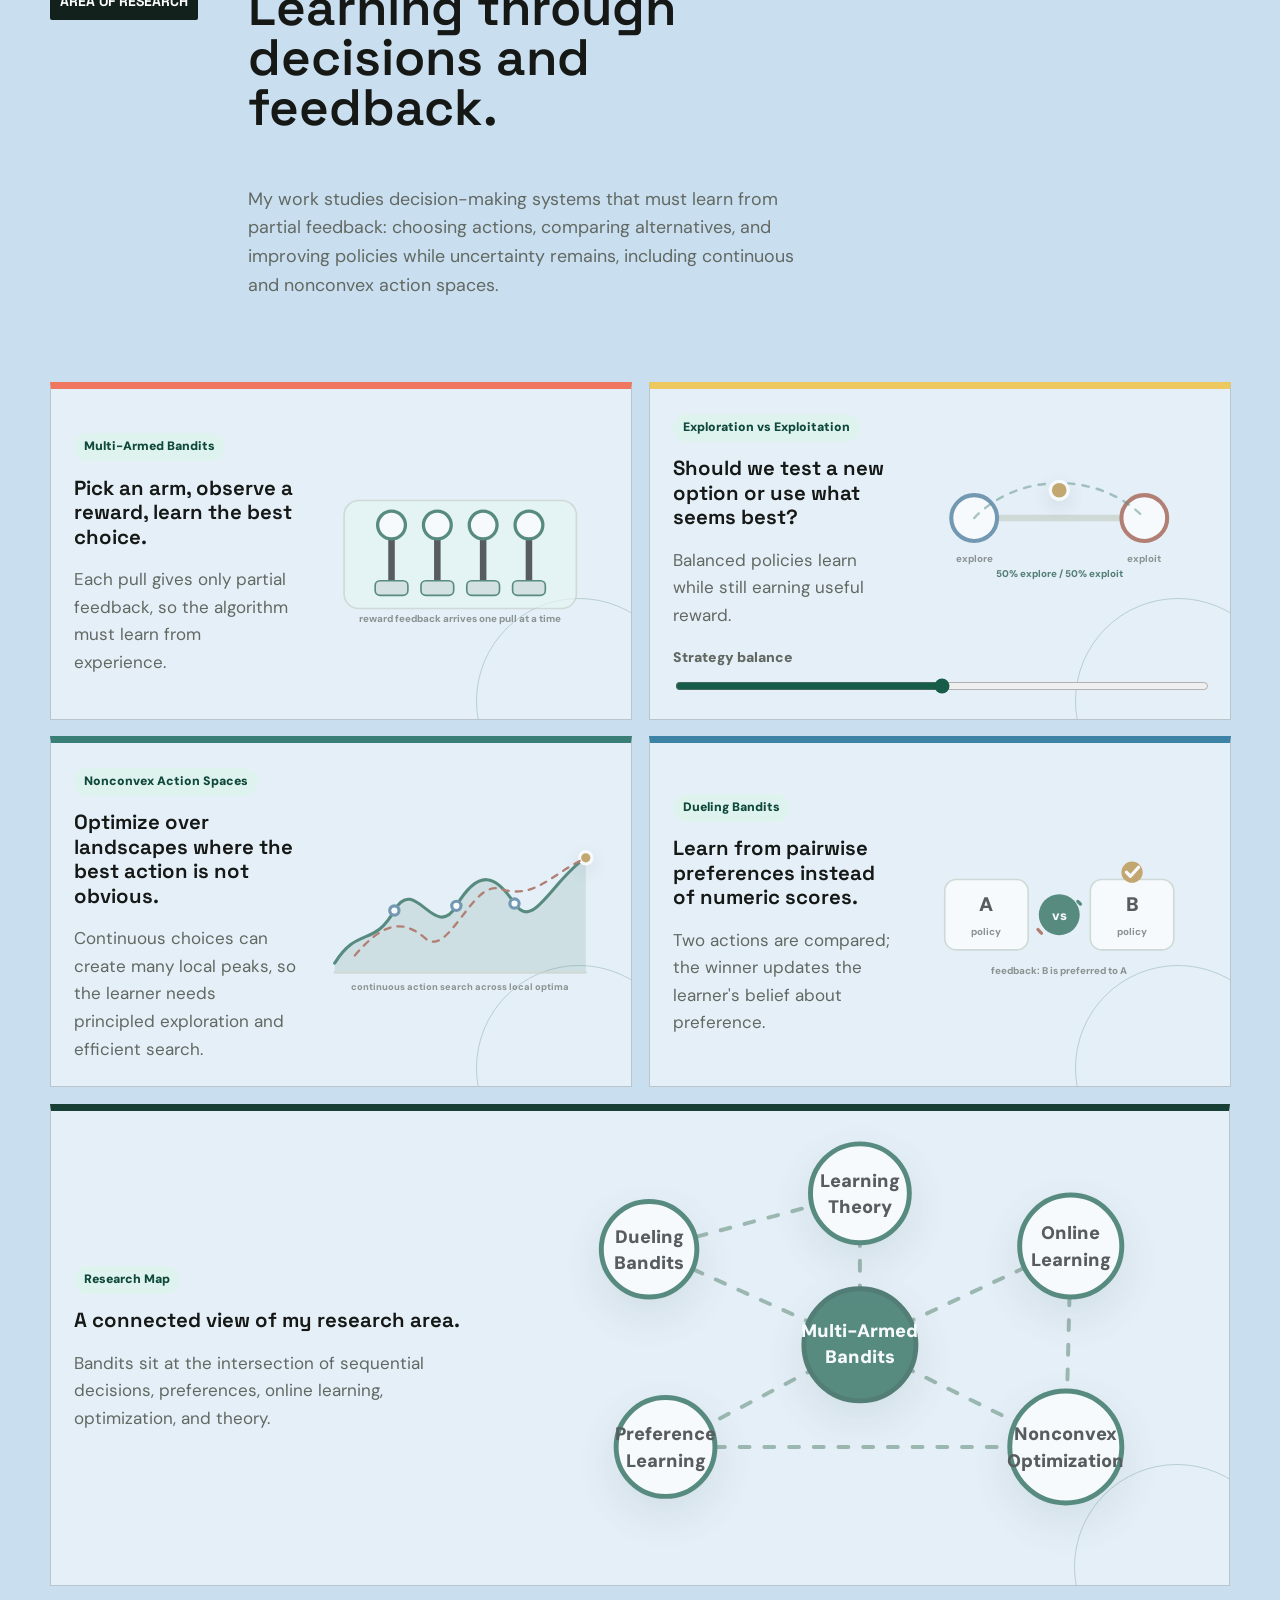
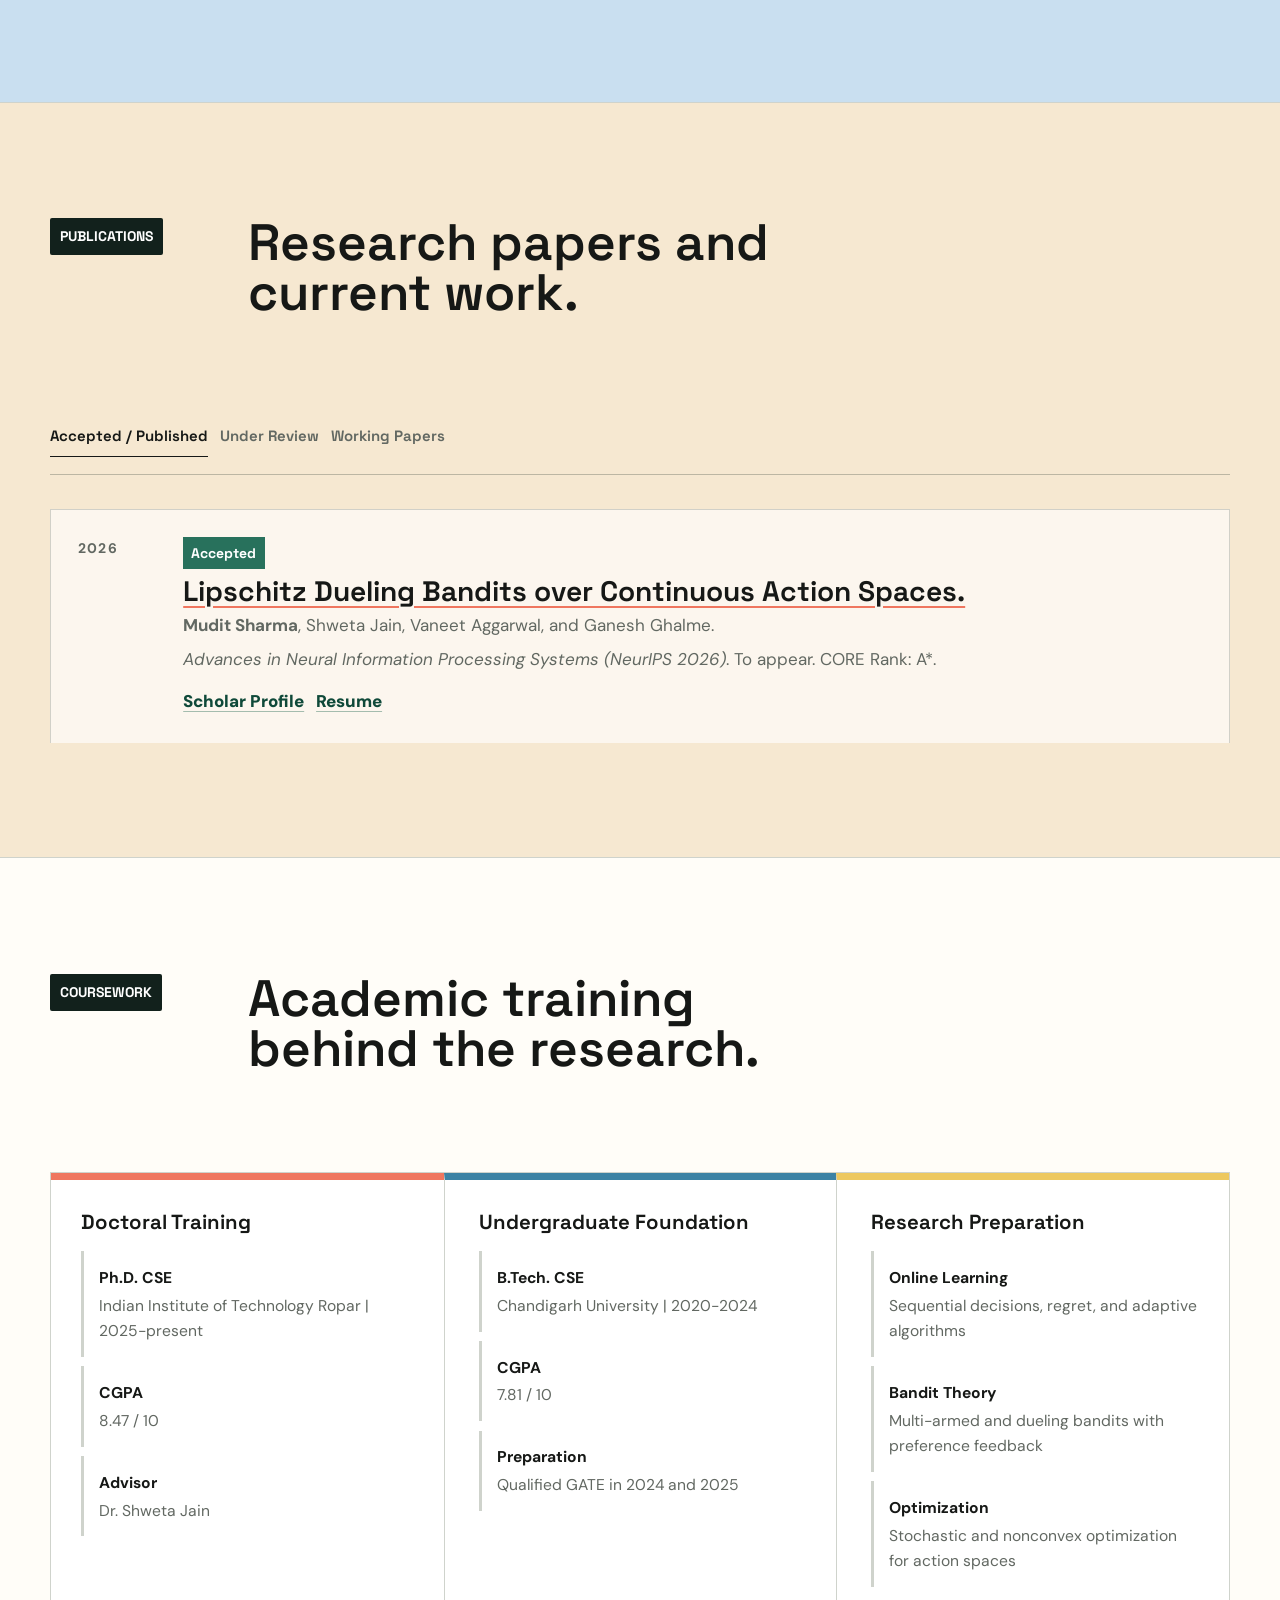
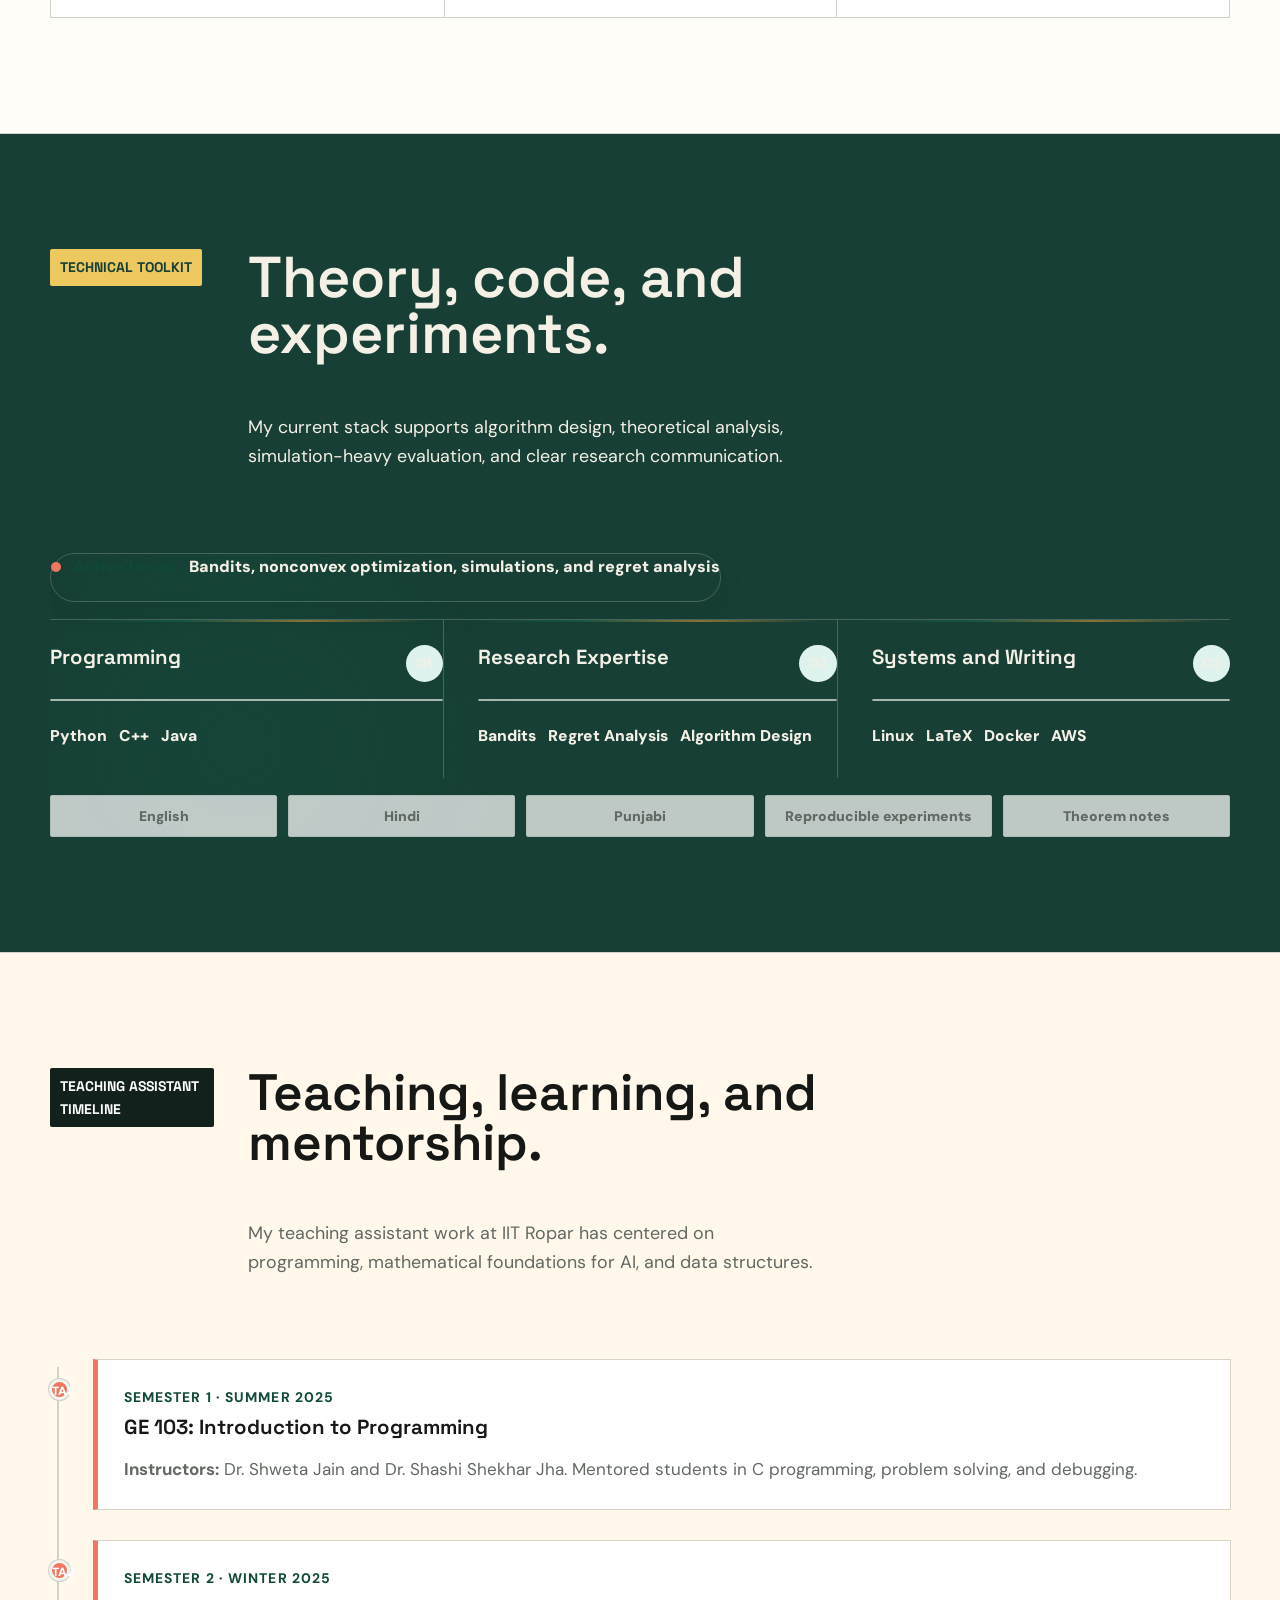
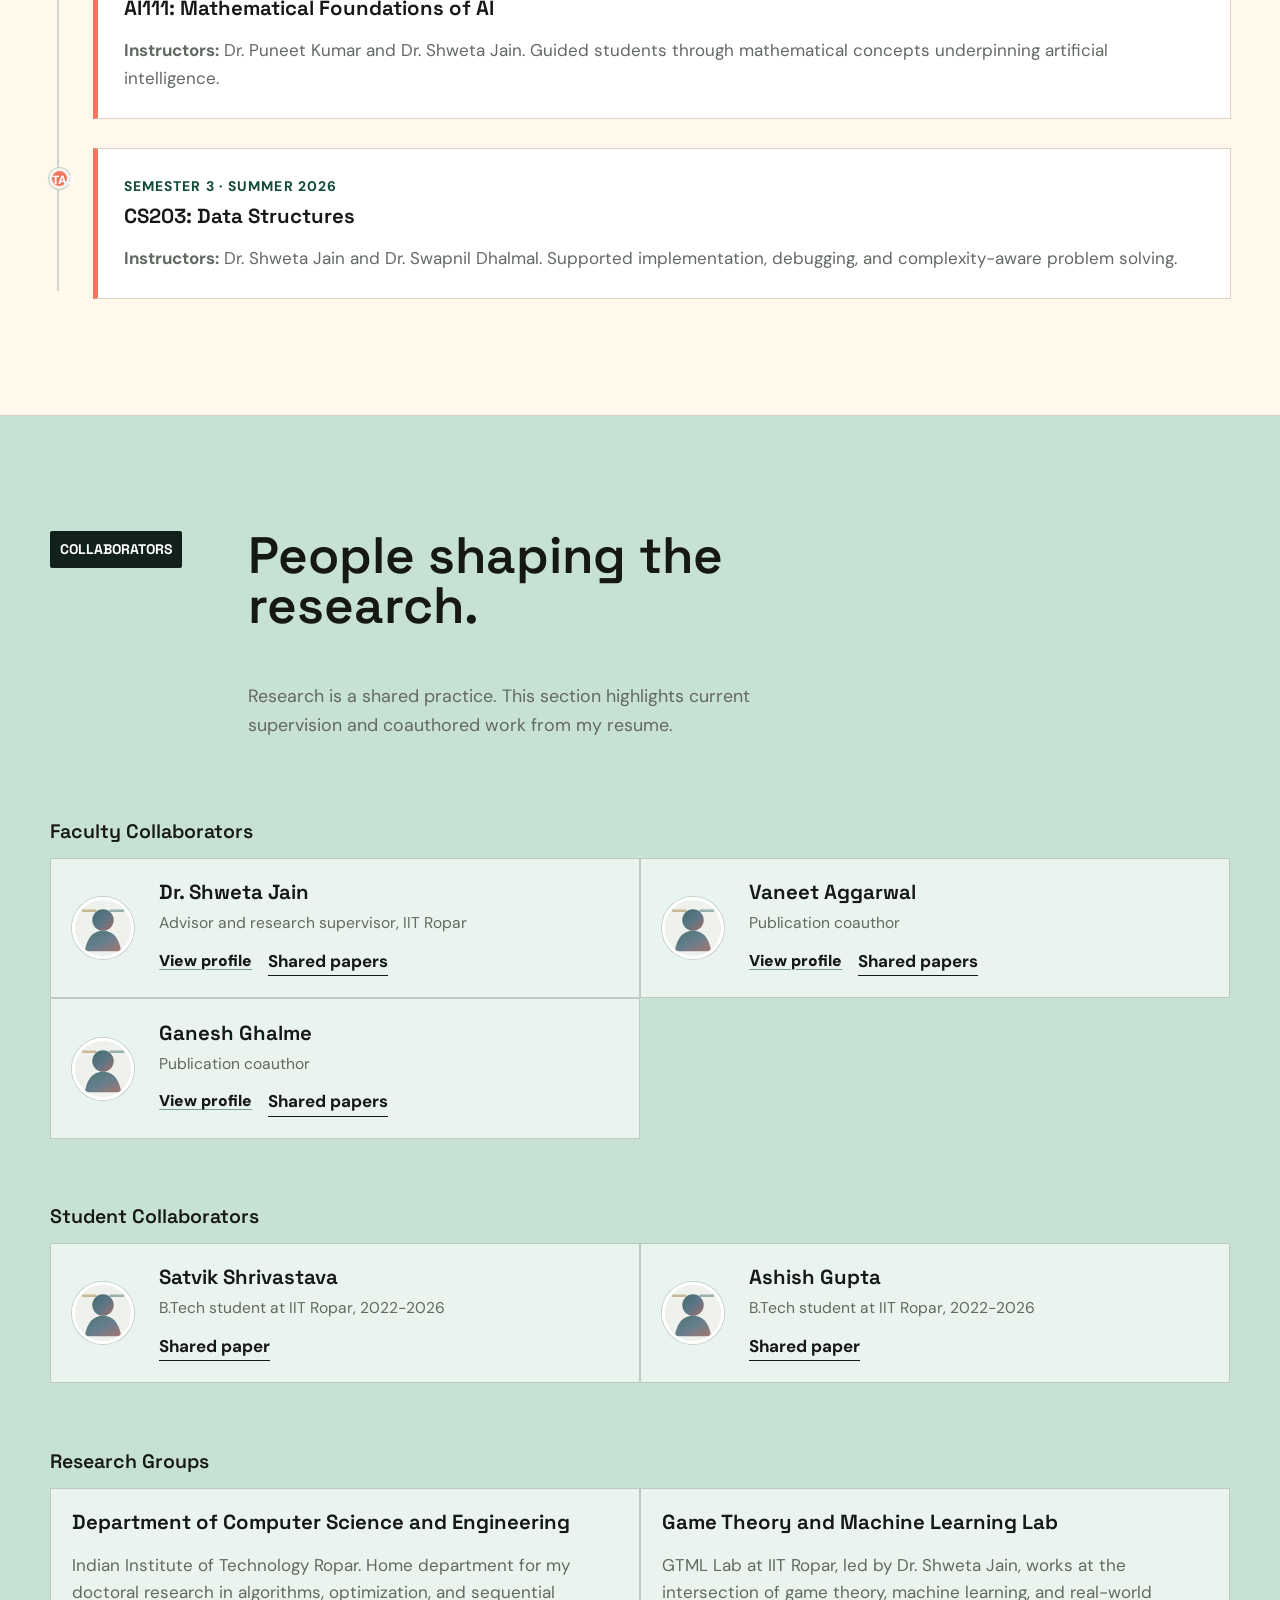
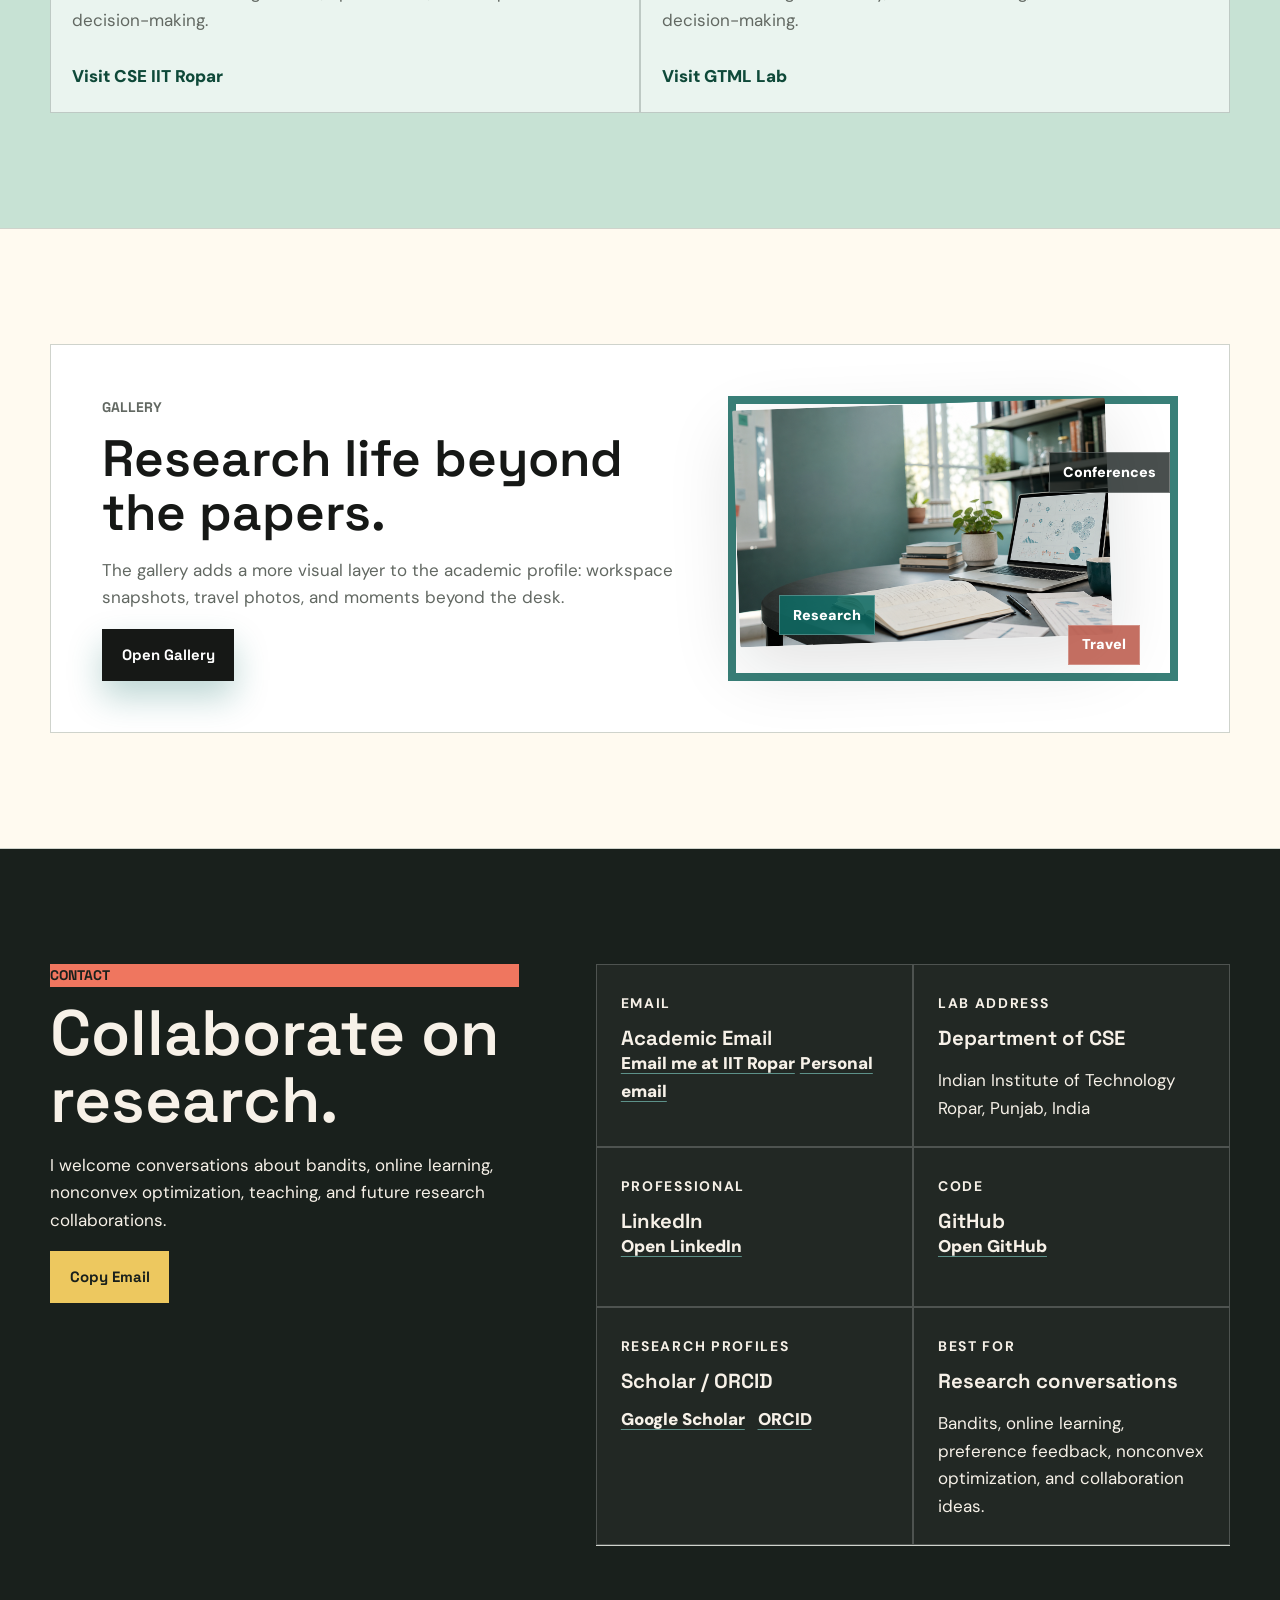
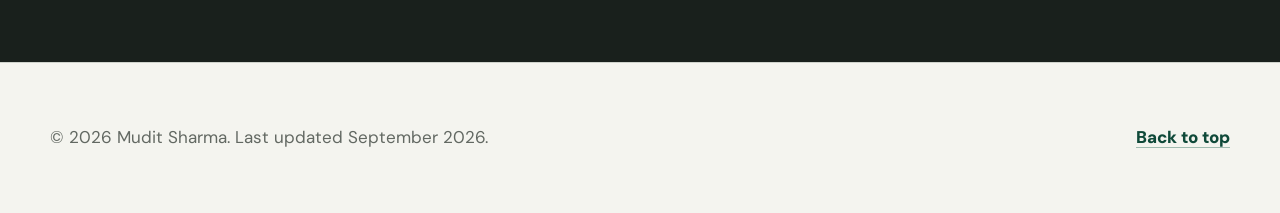
<file: future-profile.html>
<!DOCTYPE html>
<html lang="en" data-theme="auto">
<head>
  <meta charset="UTF-8">
  <meta name="viewport" content="width=device-width, initial-scale=1.0">
  <meta name="description" content="Mudit Sharma is a PhD researcher in Computer Science and Engineering at IIT Ropar working on bandits, online learning, nonconvex optimization, and sequential decision-making.">
  <meta name="keywords" content="Mudit Sharma, IIT Ropar, multi-armed bandits, dueling bandits, online learning, nonconvex optimization, sequential decision-making, NeurIPS 2026">
  <meta name="author" content="Mudit Sharma">
  <meta name="robots" content="noindex, follow">
  <link rel="canonical" href="https://mudit-sharma-30.github.io/">
  <meta property="og:title" content="Mudit Sharma | Bandits Researcher at IIT Ropar">
  <meta property="og:description" content="Research in bandits, online learning, nonconvex optimization, and learning under uncertainty.">
  <meta property="og:type" content="website">
  <meta property="og:url" content="https://mudit-sharma-30.github.io/">
  <meta property="og:image" content="https://mudit-sharma-30.github.io/assets/research/research-workspace.png">
  <meta name="theme-color" content="#0d4f49">
  <title>Mudit Sharma | Bandits Researcher at IIT Ropar</title>
  <link rel="preload" href="assets/research/research-workspace.png" as="image">
  <link rel="stylesheet" href="styles.css">
  <link rel="stylesheet" href="minimal.css">
  <script type="application/ld+json">
    {
      "@context": "https://schema.org",
      "@type": "Person",
      "name": "Mudit Sharma",
      "jobTitle": "PhD Student in Computer Science and Engineering",
      "affiliation": {
        "@type": "CollegeOrUniversity",
        "name": "Indian Institute of Technology Ropar"
      },
      "email": "mailto:mudit.25csz0001@iitrpr.ac.in",
      "url": "https://github.com/Mudit-Sharma-30"
    }
  </script>
</head>
<body>
  <a class="skip-link" href="#main">Skip to content</a>
  <div class="scroll-progress" data-scroll-progress aria-hidden="true"></div>

  <header class="site-header" data-header>
    <nav class="nav shell" aria-label="Primary navigation">
      <a class="brand" href="#top" aria-label="Go to top">
        <img class="brand-avatar" src="assets/profile/person-playing-3d-video-games-device.jpg" alt="Researcher wearing glasses and coding">
        <span class="brand-copy">
          <strong>Mudit Sharma</strong>
          <small>PhD researcher</small>
        </span>
      </a>

      <button class="nav-toggle" type="button" aria-label="Open navigation" aria-expanded="false" data-nav-toggle>
        <span></span>
        <span></span>
        <span></span>
      </button>

      <div class="nav-links" data-nav-links>
        <a href="#about">About</a>
        <a href="#interests">Area of Research</a>
        <a href="#publications">Publications</a>
        <a href="#coursework">Coursework</a>
        <a href="#teaching">Teaching</a>
        <a href="#contact">Contact</a>
        <details class="nav-more">
          <summary>More</summary>
          <div class="nav-more-menu">
            <a href="research-interests.html">Research Interest</a>
            <a href="mab-game.html">MAB Game</a>
            <a href="#skills">Skills</a>
            <a href="#collaborators">Collaborators</a>
            <a href="gallery.html">Gallery</a>
            <a href="cv.html">CV</a>
          </div>
        </details>
      </div>

      <button class="theme-toggle" type="button" aria-label="Switch color theme" data-theme-toggle>
        <svg aria-hidden="true" viewBox="0 0 24 24">
          <path d="M12 3v2.2M12 18.8V21M4.7 4.7l1.6 1.6M17.7 17.7l1.6 1.6M3 12h2.2M18.8 12H21M4.7 19.3l1.6-1.6M17.7 6.3l1.6-1.6"></path>
          <circle cx="12" cy="12" r="4.3"></circle>
        </svg>
      </button>
    </nav>
  </header>

  <main id="main">
    <!--
      SECTION: Random Quote
      Purpose: A lightweight, memorable opening that changes on click.
      Update: Edit data-quotes with short quotes, jokes, or research reminders.
      Add entries: Separate each quote with a vertical bar.
    -->
    <section class="quote-strip" id="top" aria-label="Random research quote">
      <div class="shell quote-card">
        <p data-random-quote data-quotes="Explore first, regret later. Preferably in a theorem.|A bandit problem is just decision-making with suspense.|Today's tiny lemma is tomorrow's politely typeset result.|If the proof is stuck, hydrate the mathematician.|The algorithm is confident. The confidence interval is less impressed.|My research area has arms. None of them help with carrying groceries.|Some days the best baseline is a clean notebook and a second cup of patience.|The best arm is hidden. That feels personal, but we proceed.|I trust the plot, but I still ask for error bars.|Research plan: read, doubt, simulate, repeat.|A clean baseline is self-care for algorithms.|Exploration is curiosity with a budget.|Regret is not failure; it is accounting with opinions.|If all arms look equal, the theorem is either elegant or hiding something.|Good experiments start with boring filenames.|A preference label is a tiny vote from uncertainty.|Online learning exists because data refuses to arrive all at once.|The algorithm explored. The advisor asked for ablations.|A small proof is still a proof. Give it a nice name.|When in doubt, plot the regret curve and breathe.|The proof works beautifully, except for the part where it works.|Reviewer two has entered the action space.|One does not simply optimize a nonconvex function. One negotiates with it.|Coffee is an unbiased estimator of productivity. Citation needed.|The simulation finished. Naturally, I changed one parameter.|Every elegant theorem began as a suspicious-looking inequality.|My code has no regrets. The algorithm keeps track of them all.|Today is a good day to name that lemma.|The deadline is fixed. The action space is continuous.|Preference feedback: because asking for a score was apparently too easy.">Explore first, regret later. Preferably in a theorem.</p>
        <button class="quote-button" type="button" data-random-quote-button>New quote</button>
      </div>
    </section>

    <!--
      SECTION: Hero
      Purpose: First impression for the long-term personal brand.
      Update: Replace name, role, short introduction, keywords, social links, and CV link.
      Add entries: Add more keyword chips inside .keyword-row and more links inside .hero-social.
    -->
    <section class="hero" aria-label="Introduction">
      <div class="hero-bg" data-parallax aria-hidden="true"></div>
      <div class="hero-grid shell">
        <div class="hero-copy reveal">
          <p class="eyebrow">Bandits | Online Learning | Optimization | Teaching</p>
          <h1>Mudit Sharma</h1>
          <p class="role-line">
            <span>Currently:</span> PhD Student in Computer Science and Engineering at IIT Ropar
          </p>
          <p class="typing-line">
            I work on <span data-typing data-phrases="multi-armed bandits|dueling bandits|online learning|nonconvex optimization|continuous action spaces|sequential decision-making"></span>
          </p>
          <p class="hero-summary">
            I develop theoretically principled and computationally efficient
            algorithms for learning and decision-making under uncertainty.
          </p>

          <div class="keyword-row" aria-label="Research keywords">
            <span>Multi-Armed Bandits</span>
            <span>Dueling Bandits</span>
            <span>Online Learning</span>
            <span>Nonconvex Optimization</span>
            <span>Continuous Action Spaces</span>
          </div>

          <div class="hero-actions">
            <a class="button primary" href="Resume_Mudit_Sharma.pdf" target="_blank" rel="noreferrer">Open Resume</a>
            <a class="button secondary" href="research-interests.html">Research Interest</a>
            <a class="button secondary" href="mab-game.html">Play MAB Game</a>
          </div>

          <div class="hero-social" aria-label="Professional links">
            <a href="https://scholar.google.com/citations?user=CRTiGR0AAAAJ&hl=en">Google Scholar</a>
            <a href="https://orcid.org/0009-0006-1552-3009">ORCID</a>
            <a href="https://github.com/Mudit-Sharma-30">GitHub</a>
            <a href="https://www.linkedin.com/in/mudit-sharma-komu290220/">LinkedIn</a>
          </div>
        </div>

        <aside class="profile-card reveal" aria-label="Profile summary">
          <div class="portrait-frame theme-photo-frame">
            <img class="theme-photo theme-photo-light profile-photo-light-casual" src="assets/profile/profile-light-casual.jpg" alt="Casual travel portrait of Mudit Sharma" width="1200" height="1600">
            <img class="theme-photo theme-photo-dark" src="assets/profile/profile-dark.jpg" alt="Professional black-and-white portrait of Mudit Sharma" width="1280" height="1230">
          </div>
          <div class="profile-card-body">
            <p class="profile-label">Research profile</p>
            <h2>Algorithms for uncertain decisions.</h2>
            <dl class="profile-facts">
              <div>
                <dt>Affiliation</dt>
                <dd>IIT Ropar</dd>
              </div>
              <div>
                <dt>Advisor</dt>
                <dd>Dr. Shweta Jain</dd>
              </div>
              <div>
                <dt>Location</dt>
                <dd>Punjab, India</dd>
              </div>
            </dl>
          </div>
        </aside>
      </div>
      <div class="hero-scroll-cue" aria-hidden="true"><span></span></div>
    </section>

    <!--
      SECTION: About
      Purpose: Biography, mission, and professional positioning.
      Update: Replace the paragraphs and mission statement with your specific story.
    -->
    <section class="section about-section" id="about">
      <div class="shell about-layout">
        <div class="about-media reveal theme-photo-frame">
          <img class="theme-photo theme-photo-light about-photo-light-real" src="assets/profile/about-light-real.jpg" alt="Casual outdoor portrait of Mudit Sharma" width="1200" height="1600" loading="lazy">
          <img class="theme-photo theme-photo-dark" src="assets/profile/profile-dark.jpg" alt="Professional black-and-white portrait of Mudit Sharma" width="1280" height="1230" loading="lazy">
        </div>
        <div class="about-copy reveal">
          <p class="section-kicker">About Me</p>
          <h2>Decision-making before all the evidence is in.</h2>
          <p>
            I am a PhD student in Computer Science and Engineering at the
            Indian Institute of Technology Ropar, supervised by Dr. Shweta Jain.
            My work focuses on optimization and sequential decision-making,
            especially multi-armed bandits, dueling bandits, online learning,
            and nonconvex optimization.
          </p>
          <blockquote>
            My research goal is to design algorithms that are mathematically
            reliable, computationally efficient, and useful when feedback is
            partial, comparative, noisy, or expensive to obtain.
          </blockquote>
        </div>
      </div>
    </section>

    <!--
      SECTION: Area of Research
      Purpose: Explain bandits, online learning, preference learning, and learning theory with compact visuals.
      Update: Edit card titles, captions, and graph node labels as your research scope changes.
      Add entries: Add another .visual-card and keep SVG text short for mobile readability.
    -->
    <section class="section interests-section" id="interests">
      <div class="shell">
        <div class="section-heading reveal">
          <p class="section-kicker">Area of Research</p>
          <h2>Learning through decisions and feedback.</h2>
          <p>
            My work studies decision-making systems that must learn from partial
            feedback: choosing actions, comparing alternatives, and improving
            policies while uncertainty remains, including continuous and
            nonconvex action spaces.
          </p>
        </div>

        <div class="interest-visual-grid">
          <article class="visual-card bandit-visual reveal" aria-labelledby="bandit-title">
            <div class="visual-card-copy">
              <span class="mini-label">Multi-Armed Bandits</span>
              <h3 id="bandit-title">Pick an arm, observe a reward, learn the best choice.</h3>
              <p>Each pull gives only partial feedback, so the algorithm must learn from experience.</p>
            </div>
            <svg class="bandit-svg" viewBox="0 0 360 190" role="img" aria-label="Animated four-arm bandit machine with reward signals">
              <rect class="machine-body" x="38" y="30" width="284" height="132" rx="18"></rect>
              <g class="bandit-arm arm-one">
                <line x1="96" y1="72" x2="96" y2="128"></line>
                <circle cx="96" cy="60" r="17"></circle>
                <rect x="76" y="128" width="40" height="18" rx="6"></rect>
              </g>
              <g class="bandit-arm arm-two">
                <line x1="152" y1="72" x2="152" y2="128"></line>
                <circle cx="152" cy="60" r="17"></circle>
                <rect x="132" y="128" width="40" height="18" rx="6"></rect>
              </g>
              <g class="bandit-arm arm-three best-arm">
                <line x1="208" y1="72" x2="208" y2="128"></line>
                <circle cx="208" cy="60" r="17"></circle>
                <rect x="188" y="128" width="40" height="18" rx="6"></rect>
              </g>
              <g class="bandit-arm arm-four">
                <line x1="264" y1="72" x2="264" y2="128"></line>
                <circle cx="264" cy="60" r="17"></circle>
                <rect x="244" y="128" width="40" height="18" rx="6"></rect>
              </g>
              <g class="reward-dots">
                <circle cx="208" cy="36" r="4"></circle>
                <circle cx="225" cy="24" r="4"></circle>
                <circle cx="191" cy="23" r="4"></circle>
              </g>
              <text x="180" y="178" text-anchor="middle">reward feedback arrives one pull at a time</text>
            </svg>
          </article>

          <article class="visual-card explore-visual reveal" data-explore-card aria-labelledby="explore-title">
            <div class="visual-card-copy">
              <span class="mini-label">Exploration vs Exploitation</span>
              <h3 id="explore-title">Should we test a new option or use what seems best?</h3>
              <p data-explore-caption>Move the control to see the decision policy shift.</p>
            </div>
            <svg class="explore-svg" viewBox="0 0 360 170" role="img" aria-label="Interactive balance between exploration and exploitation">
              <line class="balance-track" x1="58" y1="82" x2="302" y2="82"></line>
              <circle class="balance-node explore-node" cx="76" cy="82" r="28"></circle>
              <circle class="balance-node exploit-node" cx="284" cy="82" r="28"></circle>
              <path class="balance-arc" d="M76 82C130 25 230 25 284 82"></path>
              <circle class="balance-marker" cx="180" cy="48" r="11" data-explore-marker></circle>
              <text x="76" y="136" text-anchor="middle">explore</text>
              <text x="284" y="136" text-anchor="middle">exploit</text>
              <text class="balance-percent" x="180" y="154" text-anchor="middle" data-explore-output>50% exploration</text>
            </svg>
            <label class="explore-control">
              Strategy balance
              <input type="range" min="0" max="100" value="50" data-explore-slider>
            </label>
          </article>

          <article class="visual-card nonconvex-visual reveal" aria-labelledby="nonconvex-title">
            <div class="visual-card-copy">
              <span class="mini-label">Nonconvex Action Spaces</span>
              <h3 id="nonconvex-title">Optimize over landscapes where the best action is not obvious.</h3>
              <p>Continuous choices can create many local peaks, so the learner needs principled exploration and efficient search.</p>
            </div>
            <svg class="landscape-svg" viewBox="0 0 380 210" role="img" aria-label="Nonconvex optimization landscape with candidate actions and best region">
              <path class="landscape-fill" d="M28 168C58 120 78 148 105 100C132 52 157 142 185 94C214 45 236 54 260 91C284 128 309 60 352 32V180H28Z"></path>
              <path class="landscape-line" d="M28 168C58 120 78 148 105 100C132 52 157 142 185 94C214 45 236 54 260 91C284 128 309 60 352 32"></path>
              <line class="landscape-axis" x1="28" y1="180" x2="352" y2="180"></line>
              <g class="candidate-points">
                <circle cx="105" cy="100" r="6"></circle>
                <circle cx="185" cy="94" r="6"></circle>
                <circle class="best-point" cx="352" cy="32" r="8"></circle>
                <circle cx="260" cy="91" r="6"></circle>
              </g>
              <path class="search-path" d="M54 158C90 116 115 110 145 136C175 162 205 61 241 72C286 86 305 55 352 32"></path>
              <text x="190" y="202" text-anchor="middle">continuous action search across local optima</text>
            </svg>
          </article>

          <article class="visual-card duel-visual reveal" aria-labelledby="duel-title">
            <div class="visual-card-copy">
              <span class="mini-label">Dueling Bandits</span>
              <h3 id="duel-title">Learn from pairwise preferences instead of numeric scores.</h3>
              <p>Two actions are compared; the winner updates the learner's belief about preference.</p>
            </div>
            <svg class="duel-svg" viewBox="0 0 360 190" role="img" aria-label="Animated pairwise comparison between two options">
              <g class="duel-option option-a">
                <rect x="40" y="52" width="102" height="86" rx="14"></rect>
                <text x="91" y="91" text-anchor="middle">A</text>
                <text x="91" y="120" text-anchor="middle">policy</text>
              </g>
              <g class="duel-option option-b">
                <rect x="218" y="52" width="102" height="86" rx="14"></rect>
                <text x="269" y="91" text-anchor="middle">B</text>
                <text x="269" y="120" text-anchor="middle">policy</text>
              </g>
              <circle class="vs-orb" cx="180" cy="95" r="25"></circle>
              <text class="vs-text" x="180" y="101" text-anchor="middle">vs</text>
              <path class="preference-flow flow-a" d="M154 82C170 65 190 65 206 82"></path>
              <path class="preference-flow flow-b" d="M206 113C190 132 170 132 154 113"></path>
              <g class="winner-badge">
                <circle cx="269" cy="43" r="13"></circle>
                <path d="M262 43l5 5 10-11"></path>
              </g>
              <text x="180" y="168" text-anchor="middle">feedback: B is preferred to A</text>
            </svg>
          </article>

          <article class="visual-card network-visual reveal" aria-labelledby="network-title">
            <div class="visual-card-copy">
              <span class="mini-label">Research Map</span>
              <h3 id="network-title">A connected view of my research area.</h3>
              <p>Bandits sit at the intersection of sequential decisions, preferences, online learning, optimization, and theory.</p>
            </div>
            <svg class="network-svg" viewBox="0 0 420 260" role="img" aria-label="Network graph connecting bandits, online learning, nonconvex optimization, preference learning, and learning theory">
              <g class="network-links">
                <line x1="210" y1="128" x2="82" y2="70"></line>
                <line x1="210" y1="128" x2="92" y2="190"></line>
                <line x1="210" y1="128" x2="338" y2="68"></line>
                <line x1="210" y1="128" x2="335" y2="190"></line>
                <line x1="210" y1="128" x2="210" y2="36"></line>
                <line x1="82" y1="70" x2="210" y2="36"></line>
                <line x1="92" y1="190" x2="335" y2="190"></line>
                <line x1="338" y1="68" x2="335" y2="190"></line>
              </g>
              <g class="network-node central-node">
                <circle cx="210" cy="128" r="34"></circle>
                <text x="210" y="123" text-anchor="middle">Multi-Armed</text>
                <text x="210" y="139" text-anchor="middle">Bandits</text>
              </g>
              <g class="network-node">
                <circle cx="82" cy="70" r="29"></circle>
                <text x="82" y="66" text-anchor="middle">Dueling</text>
                <text x="82" y="82" text-anchor="middle">Bandits</text>
              </g>
              <g class="network-node">
                <circle cx="92" cy="190" r="30"></circle>
                <text x="92" y="186" text-anchor="middle">Preference</text>
                <text x="92" y="202" text-anchor="middle">Learning</text>
              </g>
              <g class="network-node">
                <circle cx="338" cy="68" r="31"></circle>
                <text x="338" y="64" text-anchor="middle">Online</text>
                <text x="338" y="80" text-anchor="middle">Learning</text>
              </g>
              <g class="network-node">
                <circle cx="335" cy="190" r="34"></circle>
                <text x="335" y="186" text-anchor="middle">Nonconvex</text>
                <text x="335" y="202" text-anchor="middle">Optimization</text>
              </g>
              <g class="network-node">
                <circle cx="210" cy="36" r="30"></circle>
                <text x="210" y="32" text-anchor="middle">Learning</text>
                <text x="210" y="48" text-anchor="middle">Theory</text>
              </g>
            </svg>
          </article>
        </div>
      </div>
    </section>

    <!--
      SECTION: Publications
      Purpose: Published papers, under-review manuscripts, and working papers.
      Update: Edit data-status and data-year values so filters work correctly.
      Add entries: Copy one .publication item and update title, authors, venue, year, and links.
    -->
    <section class="section publications-section" id="publications">
      <div class="shell">
        <div class="section-heading reveal">
          <p class="section-kicker">Publications</p>
          <h2>Research papers and current work.</h2>
        </div>

        <div class="filter-bar reveal" aria-label="Publication filters">
          <div class="filter-group" role="group" aria-label="Filter by status">
            <button class="filter-button active" type="button" data-publication-filter="accepted">Accepted / Published</button>
            <button class="filter-button" type="button" data-publication-filter="review">Under Review</button>
            <button class="filter-button" type="button" data-publication-filter="working">Working Papers</button>
          </div>
        </div>

        <div class="publication-list" data-publication-list>
          <div class="publication reveal" id="publication-lipschitz" data-status="accepted" data-year="2026">
            <div class="pub-index">2026</div>
            <div class="pub-body">
              <span class="status-pill">Accepted</span>
              <h3><a class="paper-title-link" href="https://arxiv.org/abs/2604.00523" target="_blank" rel="noopener noreferrer">Lipschitz Dueling Bandits over Continuous Action Spaces.</a></h3>
              <p><strong>Mudit Sharma</strong>, Shweta Jain, Vaneet Aggarwal, and Ganesh Ghalme.</p>
              <p><em>Advances in Neural Information Processing Systems (NeurIPS 2026)</em>. To appear. CORE Rank: A*.</p>
              <div class="pub-links">
                <a href="https://scholar.google.com/citations?user=CRTiGR0AAAAJ&amp;hl=en">Scholar Profile</a>
                <a href="Resume_Mudit_Sharma.pdf" target="_blank" rel="noreferrer">Resume</a>
              </div>
            </div>
          </div>
          <article class="publication reveal" id="publication-fairness" data-status="review" data-year="2027">
            <div class="pub-index">2027</div>
            <div class="pub-body">
              <span class="status-pill">Under Review</span>
              <h3>Fairness-Aware Dueling Bandit.</h3>
              <p><strong>Satvik Shrivastava</strong> et al.</p>
              <p>Submitted to the <em>AAAI Conference on Artificial Intelligence (AAAI 2027)</em>.</p>
            </div>
          </article>
          <article class="publication reveal" data-status="review" data-year="2027">
            <div class="pub-index">2027</div>
            <div class="pub-body">
              <span class="status-pill">Under Review</span>
              <h3>Comparator-Path Dynamic Regret for Adversarial Lipschitz Bandits One-Point Learning and Two-Query Oracle Adaptation.</h3>
              <p><strong>Mudit Sharma</strong>, Shweta Jain, Vaneet Aggarwal, and Ganesh Ghalme.</p>
              <p>Submitted to the <em>International Conference on Autonomous Agents and Multiagent Systems (AAMAS 2027)</em>.</p>
            </div>
          </article>
          <article class="publication reveal" data-status="working" data-year="2026">
            <div class="pub-index">WP 02</div>
            <div class="pub-body"><span class="status-pill">Working Paper</span><h3>Adversarial Dueling Bandit under Preference Feedback.</h3></div>
          </article>
          <article class="publication reveal" data-status="working" data-year="2026">
            <div class="pub-index">WP 03</div>
            <div class="pub-body"><span class="status-pill">Working Paper</span><h3>Improving Dueling Bandits.</h3></div>
          </article>
          <article class="publication reveal" data-status="working" data-year="2026">
            <div class="pub-index">WP 04</div>
            <div class="pub-body"><span class="status-pill">Working Paper</span><h3>Envy-FreeCake Cutting Only Using Preference Feedback.</h3></div>
          </article>
        </div>
      </div>
    </section>

    <!--
      SECTION: Coursework
      Purpose: Completed coursework grouped by training area.
      Update: Replace course names, codes, and semesters.
      Add entries: Copy an li inside the right category, or add a new .course-column.
    -->
    <section class="section coursework-section" id="coursework">
      <div class="shell">
        <div class="section-heading reveal">
          <p class="section-kicker">Coursework</p>
          <h2>Academic training behind the research.</h2>
        </div>

        <div class="course-grid">
          <article class="course-column reveal">
            <h3>Doctoral Training</h3>
            <ul class="course-list">
              <li><strong>Ph.D. CSE</strong><span>Indian Institute of Technology Ropar | 2025-present</span></li>
              <li><strong>CGPA</strong><span>8.47 / 10</span></li>
              <li><strong>Advisor</strong><span>Dr. Shweta Jain</span></li>
            </ul>
          </article>
          <article class="course-column reveal">
            <h3>Undergraduate Foundation</h3>
            <ul class="course-list">
              <li><strong>B.Tech. CSE</strong><span>Chandigarh University | 2020-2024</span></li>
              <li><strong>CGPA</strong><span>7.81 / 10</span></li>
              <li><strong>Preparation</strong><span>Qualified GATE in 2024 and 2025</span></li>
            </ul>
          </article>
          <article class="course-column reveal">
            <h3>Research Preparation</h3>
            <ul class="course-list">
              <li><strong>Online Learning</strong><span>Sequential decisions, regret, and adaptive algorithms</span></li>
              <li><strong>Bandit Theory</strong><span>Multi-armed and dueling bandits with preference feedback</span></li>
              <li><strong>Optimization</strong><span>Stochastic and nonconvex optimization for action spaces</span></li>
            </ul>
          </article>
        </div>
      </div>
    </section>

    <section class="section skills-section" id="skills">
      <div class="shell">
        <div class="section-heading reveal">
          <p class="section-kicker">Technical Toolkit</p>
          <h2>Theory, code, and experiments.</h2>
          <p>
            My current stack supports algorithm design, theoretical analysis,
            simulation-heavy evaluation, and clear research communication.
          </p>
        </div>

        <div class="toolkit-console reveal">
          <div class="toolkit-orbit" aria-hidden="true">
            <svg class="toolkit-radar" viewBox="0 0 420 420">
              <defs>
                <radialGradient id="radarGlow" cx="50%" cy="50%" r="50%">
                  <stop offset="0%" stop-color="currentColor" stop-opacity="0.18"></stop>
                  <stop offset="100%" stop-color="currentColor" stop-opacity="0"></stop>
                </radialGradient>
              </defs>
              <circle class="radar-halo" cx="210" cy="210" r="190"></circle>
              <circle class="radar-ring" cx="210" cy="210" r="150"></circle>
              <circle class="radar-ring" cx="210" cy="210" r="96"></circle>
              <line class="radar-axis" x1="210" y1="42" x2="210" y2="378"></line>
              <line class="radar-axis" x1="42" y1="210" x2="378" y2="210"></line>
              <line class="radar-axis diagonal" x1="92" y1="92" x2="328" y2="328"></line>
              <line class="radar-axis diagonal" x1="328" y1="92" x2="92" y2="328"></line>
              <path class="radar-sweep" d="M210 210L210 56A154 154 0 0 1 341 129Z"></path>
              <g class="orbit orbit-one"><circle cx="210" cy="60" r="8"></circle></g>
              <g class="orbit orbit-two"><circle cx="344" cy="210" r="7"></circle></g>
              <g class="orbit orbit-three"><circle cx="116" cy="318" r="6"></circle></g>
              <text x="210" y="214" text-anchor="middle">Research Stack</text>
            </svg>
          </div>

          <div class="toolkit-status">
            <span class="signal-dot" aria-hidden="true"></span>
            <strong>Active focus:</strong>
            Bandits, nonconvex optimization, simulations, and regret analysis
          </div>

          <div class="skills-grid">
            <article class="toolkit-module" data-skill-module>
              <div class="module-head">
                <h3>Programming</h3>
                <span>01</span>
              </div>
              <div class="skill-meter" data-level="88"><span></span></div>
              <div class="skill-badges">
                <button class="skill-badge" type="button">Python</button>
                <button class="skill-badge" type="button">C++</button>
                <button class="skill-badge" type="button">Java</button>
              </div>
            </article>

            <article class="toolkit-module" data-skill-module>
              <div class="module-head">
                <h3>Research Expertise</h3>
                <span>02</span>
              </div>
              <div class="skill-meter" data-level="92"><span></span></div>
              <div class="skill-badges">
                <button class="skill-badge" type="button">Bandits</button>
                <button class="skill-badge" type="button">Regret Analysis</button>
                <button class="skill-badge" type="button">Algorithm Design</button>
              </div>
            </article>

            <article class="toolkit-module" data-skill-module>
              <div class="module-head">
                <h3>Systems and Writing</h3>
                <span>03</span>
              </div>
              <div class="skill-meter" data-level="80"><span></span></div>
              <div class="skill-badges">
                <button class="skill-badge" type="button">Linux</button>
                <button class="skill-badge" type="button">LaTeX</button>
                <button class="skill-badge" type="button">Docker</button>
                <button class="skill-badge" type="button">AWS</button>
              </div>
            </article>
          </div>

          <div class="toolkit-footer" aria-label="Languages">
            <span>English</span>
            <span>Hindi</span>
            <span>Punjabi</span>
            <span>Reproducible experiments</span>
            <span>Theorem notes</span>
          </div>
        </div>
      </div>
    </section>

    <!--
      SECTION: Teaching Assistant Timeline
      Purpose: Timeline of TA roles, instructors, subjects, and responsibilities.
      Update: Replace course names, instructor names, semesters, and duties.
      Add entries: Copy one .timeline-item and update data-step in sequence.
    -->
    <section class="section teaching-section timeline-section" id="teaching">
      <div class="shell">
        <div class="section-heading reveal">
          <p class="section-kicker">Teaching Assistant Timeline</p>
          <h2>Teaching, learning, and mentorship.</h2>
          <p>
            My teaching assistant work at IIT Ropar has centered on programming,
            mathematical foundations for AI, and data structures.
          </p>
        </div>

        <div class="journey-timeline" aria-label="Teaching assistant timeline">
          <article class="timeline-item reveal" data-step="TA1">
            <time>Semester 1 &middot; Summer 2025</time>
            <h3>GE 103: Introduction to Programming</h3>
            <p><strong>Instructors:</strong> Dr. Shweta Jain and Dr. Shashi Shekhar Jha. Mentored students in C programming, problem solving, and debugging.</p>
          </article>
          <article class="timeline-item reveal" data-step="TA2">
            <time>Semester 2 &middot; Winter 2025</time>
            <h3>AI111: Mathematical Foundations of AI</h3>
            <p><strong>Instructors:</strong> Dr. Puneet Kumar and Dr. Shweta Jain. Guided students through mathematical concepts underpinning artificial intelligence.</p>
          </article>
          <article class="timeline-item reveal" data-step="TA3">
            <time>Semester 3 &middot; Summer 2026</time>
            <h3>CS203: Data Structures</h3>
            <p><strong>Instructors:</strong> Dr. Shweta Jain and Dr. Swapnil Dhalmal. Supported implementation, debugging, and complexity-aware problem solving.</p>
          </article>
        </div>
      </div>
    </section>

    <!--
      SECTION: Collaborators
      Purpose: Faculty, industry, student, and research-group collaborators.
      Update: Replace names, affiliations, positions, topics, and website links.
      Add entries: Copy .collaborator-card into the correct category group.
    -->
    <section class="section collaborators-section" id="collaborators">
      <div class="shell">
        <div class="section-heading reveal">
          <p class="section-kicker">Collaborators</p>
          <h2>People shaping the research.</h2>
          <p>Research is a shared practice. This section highlights current supervision and coauthored work from my resume.</p>
        </div>

        <div class="collaborator-category reveal">
          <h3>Faculty Collaborators</h3>
          <div class="collaborator-grid">
            <article class="collaborator-card">
              <img src="assets/placeholders/collaborator-placeholder.svg" alt="Faculty collaborator icon" loading="lazy">
              <div>
                <h4>Dr. Shweta Jain</h4>
                <p>Advisor and research supervisor, IIT Ropar</p>
                <div class="collaborator-links">
                  <a href="https://sites.google.com/site/shwetajainiisc/home" target="_blank" rel="noreferrer">View profile</a>
                  <button type="button" data-shared-papers-open="shweta">Shared papers</button>
                </div>
              </div>
            </article>
            <article class="collaborator-card">
              <img src="assets/placeholders/collaborator-placeholder.svg" alt="Faculty collaborator icon" loading="lazy">
              <div>
                <h4>Vaneet Aggarwal</h4>
                <p>Publication coauthor</p>
                <div class="collaborator-links">
                  <a href="https://www.cs.purdue.edu/people/faculty/vaneet.html" target="_blank" rel="noreferrer">View profile</a>
                  <button type="button" data-shared-papers-open="faculty">Shared papers</button>
                </div>
              </div>
            </article>
            <article class="collaborator-card">
              <img src="assets/placeholders/collaborator-placeholder.svg" alt="Faculty collaborator icon" loading="lazy">
              <div>
                <h4>Ganesh Ghalme</h4>
                <p>Publication coauthor</p>
                <div class="collaborator-links">
                  <a href="https://www.iith.ac.in/ai/ganeshghalme/" target="_blank" rel="noreferrer">View profile</a>
                  <button type="button" data-shared-papers-open="faculty">Shared papers</button>
                </div>
              </div>
            </article>
          </div>
        </div>

        <div class="collaborator-category reveal">
          <h3>Student Collaborators</h3>
          <div class="collaborator-grid">
            <article class="collaborator-card">
              <img src="assets/placeholders/collaborator-placeholder.svg" alt="Student collaborator icon" loading="lazy">
              <div>
                <h4>Satvik Shrivastava</h4>
                <p>B.Tech student at IIT Ropar, 2022-2026</p>
                <div class="collaborator-links"><button type="button" data-shared-papers-open="student">Shared paper</button></div>
              </div>
            </article>
            <article class="collaborator-card">
              <img src="assets/placeholders/collaborator-placeholder.svg" alt="Student collaborator icon" loading="lazy">
              <div>
                <h4>Ashish Gupta</h4>
                <p>B.Tech student at IIT Ropar, 2022-2026</p>
                <div class="collaborator-links"><button type="button" data-shared-papers-open="student">Shared paper</button></div>
              </div>
            </article>
          </div>
        </div>

        <div class="collaborator-category reveal">
          <h3>Research Groups</h3>
          <div class="group-grid">
            <a class="group-card" href="https://cse.iitrpr.ac.in/" target="_blank" rel="noreferrer">
              <h4>Department of Computer Science and Engineering</h4>
              <p>Indian Institute of Technology Ropar. Home department for my doctoral research in algorithms, optimization, and sequential decision-making.</p>
              <span>Visit CSE IIT Ropar</span>
            </a>
            <a class="group-card" href="https://gtmliitrpr.github.io/" target="_blank" rel="noreferrer">
              <h4>Game Theory and Machine Learning Lab</h4>
              <p>GTML Lab at IIT Ropar, led by Dr. Shweta Jain, works at the intersection of game theory, machine learning, and real-world decision-making.</p>
              <span>Visit GTML Lab</span>
            </a>
          </div>
        </div>
      </div>
    </section>

    <!--
      SECTION: Gallery Preview
      Purpose: Keep the homepage focused while linking to the full dedicated gallery page.
      Update: Replace preview image/captions or remove this section if you want Gallery only in the header.
      Add entries: Keep this compact; the full categorized gallery lives in gallery.html.
    -->
    <section class="section gallery-preview-section" id="life">
      <div class="shell">
        <div class="gallery-preview-card reveal">
          <div class="gallery-preview-copy">
            <p class="section-kicker">Gallery</p>
            <h2>Research life beyond the papers.</h2>
            <p>
              The gallery adds a more visual layer to the academic profile:
              workspace snapshots, travel photos, and moments beyond the desk.
            </p>
            <a class="button primary" href="gallery.html">Open Gallery</a>
          </div>
          <div class="gallery-preview-stack" aria-hidden="true">
            <figure>
              <img src="assets/research/research-workspace.png" alt="">
            </figure>
            <span>Conferences</span>
            <span>Research</span>
            <span>Travel</span>
          </div>
        </div>
      </div>
    </section>

    <!--
      SECTION: Contact
      Purpose: Static contact details for GitHub Pages or any other static host.
      Update: Replace lab address, email, and profile links. No phone number is included.
      Add entries: Copy one .contact-card for more professional profiles or office details.
    -->
    <section class="section contact-section" id="contact">
      <div class="shell contact-layout">
        <div class="contact-copy reveal">
          <p class="section-kicker">Contact</p>
          <h2>Collaborate on research.</h2>
          <p>
            I welcome conversations about bandits, online learning, nonconvex
            optimization, teaching, and future research collaborations.
          </p>
          <button class="button secondary copy-email" type="button" data-copy-email>Copy Email</button>
        </div>

        <div class="contact-card-grid reveal" aria-label="Contact details">
          <article class="contact-card">
            <span>Email</span>
            <h3>Academic Email</h3>
            <a href="mailto:mudit.25csz0001@iitrpr.ac.in" data-email>Email me at IIT Ropar</a>
            <a href="mailto:mudit.sharma.ldh@gmail.com">Personal email</a>
          </article>
          <article class="contact-card">
            <span>Lab Address</span>
            <h3>Department of CSE</h3>
            <p>Indian Institute of Technology Ropar, Punjab, India</p>
          </article>
          <article class="contact-card">
            <span>Professional</span>
            <h3>LinkedIn</h3>
            <a href="https://www.linkedin.com/in/mudit-sharma-komu290220/">Open LinkedIn</a>
          </article>
          <article class="contact-card">
            <span>Code</span>
            <h3>GitHub</h3>
            <a href="https://github.com/Mudit-Sharma-30">Open GitHub</a>
          </article>
          <article class="contact-card">
            <span>Research Profiles</span>
            <h3>Scholar / ORCID</h3>
            <div class="contact-mini-links">
              <a href="https://scholar.google.com/citations?user=CRTiGR0AAAAJ&hl=en">Google Scholar</a>
              <a href="https://orcid.org/0009-0006-1552-3009">ORCID</a>
            </div>
          </article>
          <article class="contact-card">
            <span>Best For</span>
            <h3>Research conversations</h3>
            <p>Bandits, online learning, preference feedback, nonconvex optimization, and collaboration ideas.</p>
          </article>
        </div>
      </div>
    </section>
  </main>

  <dialog class="shared-papers-dialog" data-shared-papers-dialog="shweta" aria-labelledby="shweta-shared-papers-title">
    <div class="dialog-heading">
      <div><p class="section-kicker">With Dr. Shweta Jain</p><h2 id="shweta-shared-papers-title">Shared papers</h2></div>
      <button class="dialog-close" type="button" data-shared-papers-close aria-label="Close shared papers">&times;</button>
    </div>
    <article>
      <span class="status-pill">Accepted</span>
      <h3><a href="https://arxiv.org/abs/2604.00523" target="_blank" rel="noopener noreferrer">Lipschitz Dueling Bandits over Continuous Action Spaces</a></h3>
      <p>NeurIPS 2026 &middot; To appear</p>
    </article>
    <article>
      <span class="status-pill review">Under Review</span>
      <h3>Comparator-Path Dynamic Regret for Adversarial Lipschitz Bandits One-Point Learning and Two-Query Oracle Adaptation</h3>
      <p>AAMAS 2027 &middot; Under review</p>
    </article>
    <article>
      <span class="status-pill review">Under Review</span>
      <h3>Fairness-Aware Dueling Bandit</h3>
      <p>AAAI 2027 &middot; Under review</p>
    </article>
  </dialog>

  <dialog class="shared-papers-dialog" data-shared-papers-dialog="faculty" aria-labelledby="faculty-shared-papers-title">
    <div class="dialog-heading">
      <div><p class="section-kicker">Coauthored Research</p><h2 id="faculty-shared-papers-title">Shared papers</h2></div>
      <button class="dialog-close" type="button" data-shared-papers-close aria-label="Close shared papers">&times;</button>
    </div>
    <article>
      <span class="status-pill">Accepted</span>
      <h3><a href="https://arxiv.org/abs/2604.00523" target="_blank" rel="noopener noreferrer">Lipschitz Dueling Bandits over Continuous Action Spaces</a></h3>
      <p>NeurIPS 2026 &middot; To appear</p>
    </article>
    <article>
      <span class="status-pill review">Under Review</span>
      <h3>Comparator-Path Dynamic Regret for Adversarial Lipschitz Bandits One-Point Learning and Two-Query Oracle Adaptation</h3>
      <p>AAMAS 2027 &middot; Under review</p>
    </article>
  </dialog>

  <dialog class="shared-papers-dialog" data-shared-papers-dialog="student" aria-labelledby="student-shared-papers-title">
    <div class="dialog-heading">
      <div><p class="section-kicker">Student Collaboration</p><h2 id="student-shared-papers-title">Shared paper</h2></div>
      <button class="dialog-close" type="button" data-shared-papers-close aria-label="Close shared paper">&times;</button>
    </div>
    <article>
      <span class="status-pill review">Under Review</span>
      <h3>Fairness-Aware Dueling Bandit</h3>
      <p>AAAI 2027 &middot; Under review</p>
    </article>
  </dialog>

  <footer class="site-footer">
    <div class="shell footer-layout">
      <p>&copy; <span data-year></span> Mudit Sharma. Last updated September 2026.</p>
      <a href="#top">Back to top</a>
    </div>
  </footer>

  <script src="script.js"></script>
</body>
</html>
</file>
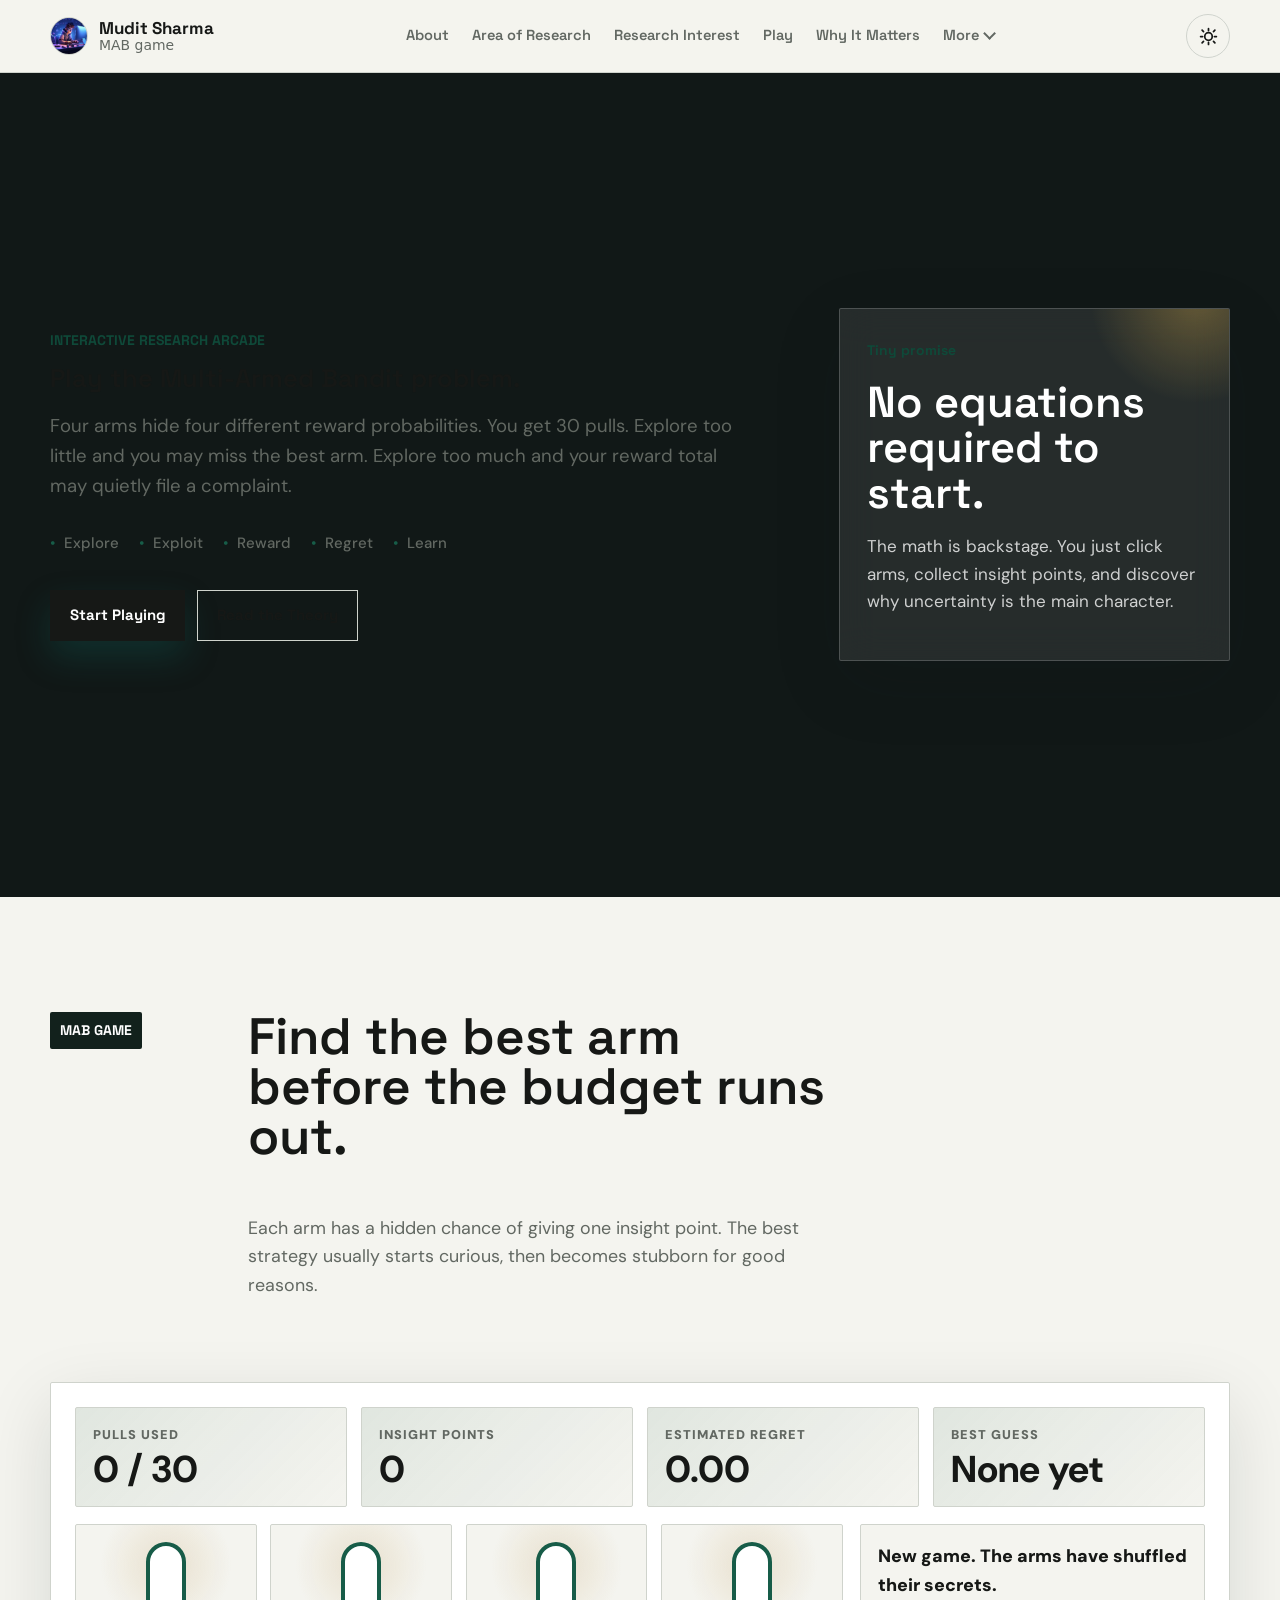
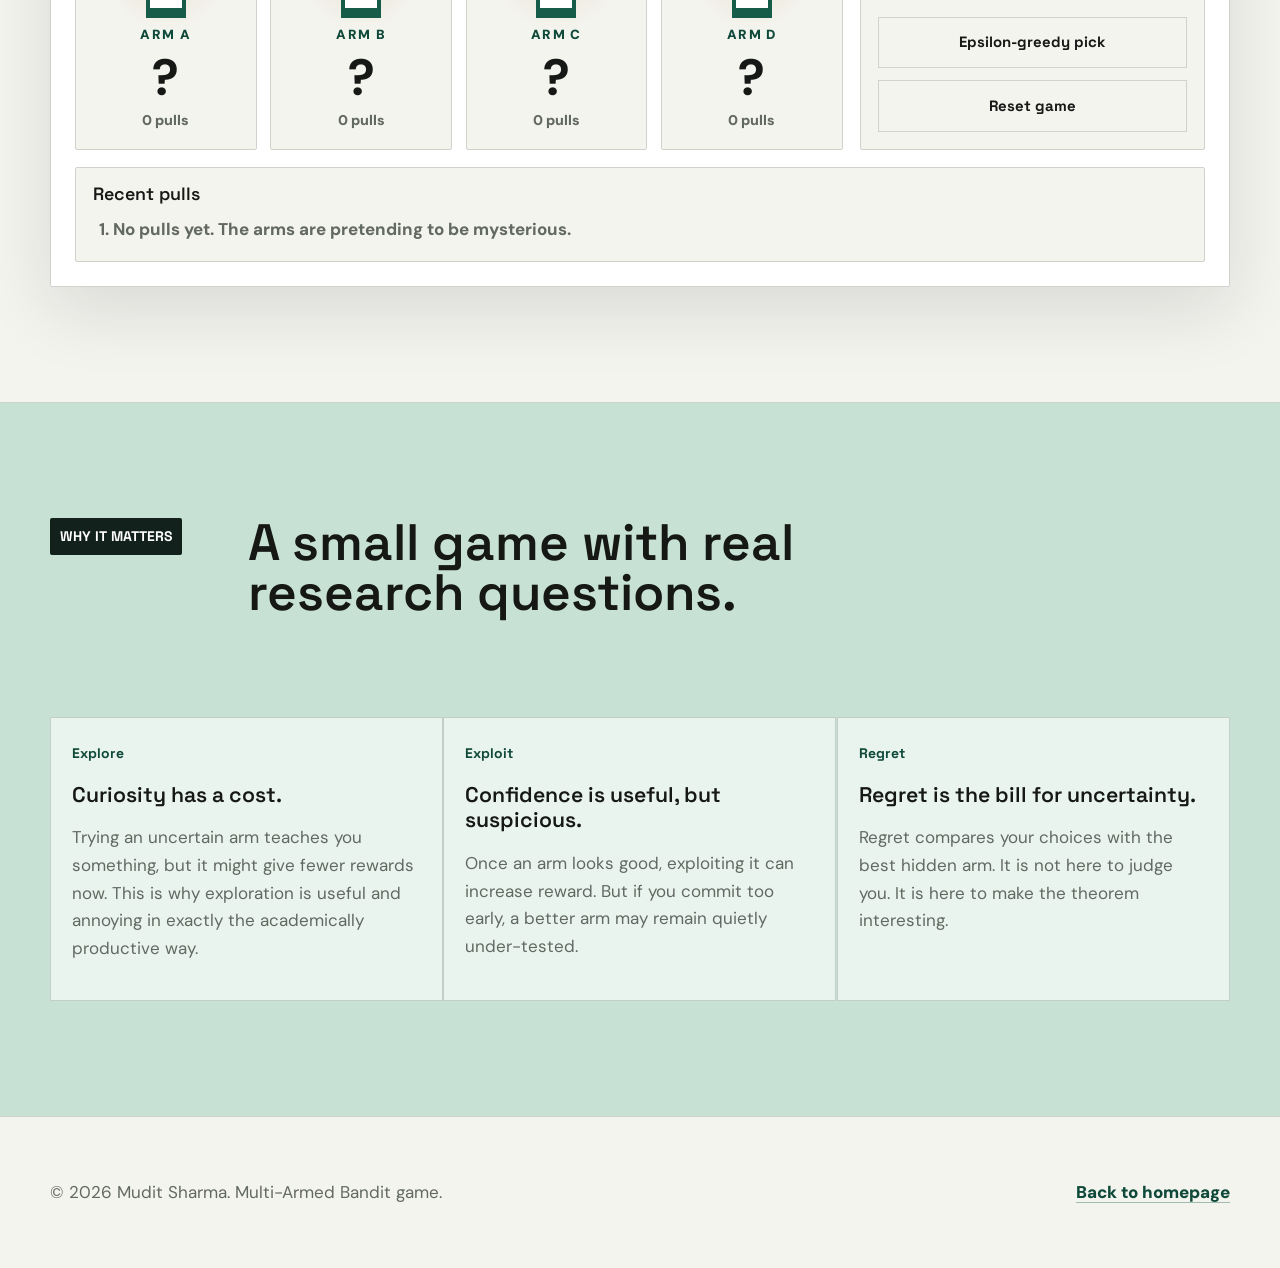
<file: mab-game.html>
<!DOCTYPE html>
<html lang="en" data-theme="auto">
<head>
  <meta charset="UTF-8">
  <meta name="viewport" content="width=device-width, initial-scale=1.0">
  <meta name="description" content="A lightweight Multi-Armed Bandit game that helps visitors understand exploration, exploitation, reward, and regret.">
  <meta name="author" content="Mudit Sharma">
  <meta name="robots" content="index, follow, max-image-preview:large">
  <link rel="canonical" href="https://mudit-sharma-30.github.io/mab-game.html">
  <meta property="og:title" content="MAB Game | Mudit Sharma">
  <meta property="og:description" content="Play a small Multi-Armed Bandit game and learn why exploration and exploitation matter.">
  <meta property="og:type" content="website">
  <meta property="og:url" content="https://mudit-sharma-30.github.io/mab-game.html">
  <meta property="og:image" content="https://mudit-sharma-30.github.io/assets/research/research-workspace.png">
  <title>MAB Game | Mudit Sharma</title>
  <link rel="preload" href="assets/research/research-workspace.png" as="image">
  <link rel="stylesheet" href="styles.css">
  <link rel="stylesheet" href="minimal.css">
</head>
<body class="mab-game-page">
  <a class="skip-link" href="#main">Skip to content</a>
  <div class="scroll-progress" data-scroll-progress aria-hidden="true"></div>

  <header class="site-header" data-header>
    <nav class="nav shell" aria-label="MAB game navigation">
      <a class="brand" href="index.html#top" aria-label="Go to homepage">
        <img class="brand-avatar" src="assets/profile/person-playing-3d-video-games-device.jpg" alt="Researcher wearing glasses and coding">
        <span class="brand-copy">
          <strong>Mudit Sharma</strong>
          <small>MAB game</small>
        </span>
      </a>

      <button class="nav-toggle" type="button" aria-label="Open navigation" aria-expanded="false" data-nav-toggle>
        <span></span>
        <span></span>
        <span></span>
      </button>

      <div class="nav-links" data-nav-links>
        <a href="index.html#about">About</a>
        <a href="index.html#interests">Area of Research</a>
        <a href="research-interests.html">Research Interest</a>
        <a href="#game">Play</a>
        <a href="#why">Why It Matters</a>
        <details class="nav-more">
          <summary>More</summary>
          <div class="nav-more-menu">
            <a href="index.html#publications">Publications</a>
            <a href="index.html#teaching">Teaching</a>
            <a href="gallery.html">Gallery</a>
            <a href="cv.html">CV</a>
          </div>
        </details>
      </div>

      <button class="theme-toggle" type="button" aria-label="Switch color theme" data-theme-toggle>
        <svg aria-hidden="true" viewBox="0 0 24 24">
          <path d="M12 3v2.2M12 18.8V21M4.7 4.7l1.6 1.6M17.7 17.7l1.6 1.6M3 12h2.2M18.8 12H21M4.7 19.3l1.6-1.6M17.7 6.3l1.6-1.6"></path>
          <circle cx="12" cy="12" r="4.3"></circle>
        </svg>
      </button>
    </nav>
  </header>

  <main id="main">
    <section class="mab-hero" id="top" aria-label="Multi-Armed Bandit game introduction">
      <div class="hero-bg" data-parallax aria-hidden="true"></div>
      <div class="shell mab-hero-layout">
        <div class="hero-copy reveal">
          <p class="eyebrow">Interactive Research Arcade</p>
          <h1>Play the Multi-Armed Bandit problem.</h1>
          <p class="hero-summary">
            Four arms hide four different reward probabilities. You get 30 pulls.
            Explore too little and you may miss the best arm. Explore too much
            and your reward total may quietly file a complaint.
          </p>
          <div class="keyword-row" aria-label="Game concepts">
            <span>Explore</span>
            <span>Exploit</span>
            <span>Reward</span>
            <span>Regret</span>
            <span>Learn</span>
          </div>
          <div class="hero-actions">
            <a class="button primary" href="#game">Start Playing</a>
            <a class="button secondary" href="research-interests.html">Read the Theory</a>
          </div>
        </div>

        <aside class="mab-mini-card reveal" aria-label="Game promise">
          <span class="status-pill">Tiny promise</span>
          <h2>No equations required to start.</h2>
          <p>
            The math is backstage. You just click arms, collect insight points,
            and discover why uncertainty is the main character.
          </p>
        </aside>
      </div>
    </section>

    <section class="section mab-game-section" id="game">
      <div class="shell">
        <div class="section-heading reveal">
          <p class="section-kicker">MAB Game</p>
          <h2>Find the best arm before the budget runs out.</h2>
          <p>
            Each arm has a hidden chance of giving one insight point. The best
            strategy usually starts curious, then becomes stubborn for good reasons.
          </p>
        </div>

        <div class="mab-game-shell reveal" data-mab-game>
          <div class="mab-scoreboard" aria-label="Game scoreboard">
            <article>
              <span>Pulls used</span>
              <strong data-mab-round>0 / 30</strong>
            </article>
            <article>
              <span>Insight points</span>
              <strong data-mab-reward>0</strong>
            </article>
            <article>
              <span>Estimated regret</span>
              <strong data-mab-regret>0.00</strong>
            </article>
            <article>
              <span>Best guess</span>
              <strong data-mab-best-guess>None yet</strong>
            </article>
          </div>

          <div class="mab-play-area">
            <div class="mab-arms" aria-label="Bandit arms">
              <button class="mab-arm" type="button" data-arm="0">
                <span>Arm A</span>
                <strong data-arm-average="0">?</strong>
                <small data-arm-count="0">0 pulls</small>
              </button>
              <button class="mab-arm" type="button" data-arm="1">
                <span>Arm B</span>
                <strong data-arm-average="1">?</strong>
                <small data-arm-count="1">0 pulls</small>
              </button>
              <button class="mab-arm" type="button" data-arm="2">
                <span>Arm C</span>
                <strong data-arm-average="2">?</strong>
                <small data-arm-count="2">0 pulls</small>
              </button>
              <button class="mab-arm" type="button" data-arm="3">
                <span>Arm D</span>
                <strong data-arm-average="3">?</strong>
                <small data-arm-count="3">0 pulls</small>
              </button>
            </div>

            <div class="mab-panel" aria-live="polite">
              <p class="mab-message" data-mab-message>
                Choose an arm. The first click is technically research.
              </p>
              <div class="mab-controls">
                <button class="button secondary" type="button" data-mab-helper>Epsilon-greedy pick</button>
                <button class="button secondary" type="button" data-mab-reset>Reset game</button>
              </div>
              <div class="mab-reveal" data-mab-reveal hidden>
                <h3>Hidden reward chances</h3>
                <div data-mab-probabilities></div>
              </div>
            </div>
          </div>

          <div class="mab-history" aria-label="Recent pulls">
            <h3>Recent pulls</h3>
            <ol data-mab-history>
              <li>No pulls yet. The arms are pretending to be mysterious.</li>
            </ol>
          </div>
        </div>
      </div>
    </section>

    <section class="section concepts-section" id="why">
      <div class="shell">
        <div class="section-heading reveal">
          <p class="section-kicker">Why It Matters</p>
          <h2>A small game with real research questions.</h2>
        </div>
        <div class="research-detail-grid">
          <article class="research-detail-card reveal">
            <span class="status-pill">Explore</span>
            <h3>Curiosity has a cost.</h3>
            <p>
              Trying an uncertain arm teaches you something, but it might give
              fewer rewards now. This is why exploration is useful and annoying
              in exactly the academically productive way.
            </p>
          </article>
          <article class="research-detail-card reveal">
            <span class="status-pill">Exploit</span>
            <h3>Confidence is useful, but suspicious.</h3>
            <p>
              Once an arm looks good, exploiting it can increase reward. But if
              you commit too early, a better arm may remain quietly under-tested.
            </p>
          </article>
          <article class="research-detail-card reveal">
            <span class="status-pill">Regret</span>
            <h3>Regret is the bill for uncertainty.</h3>
            <p>
              Regret compares your choices with the best hidden arm. It is not
              here to judge you. It is here to make the theorem interesting.
            </p>
          </article>
        </div>
      </div>
    </section>
  </main>

  <footer class="site-footer">
    <div class="shell footer-layout">
      <p>&copy; <span data-year></span> Mudit Sharma. Multi-Armed Bandit game.</p>
      <a href="index.html#top">Back to homepage</a>
    </div>
  </footer>

  <script src="script.js"></script>
</body>
</html>
</file>
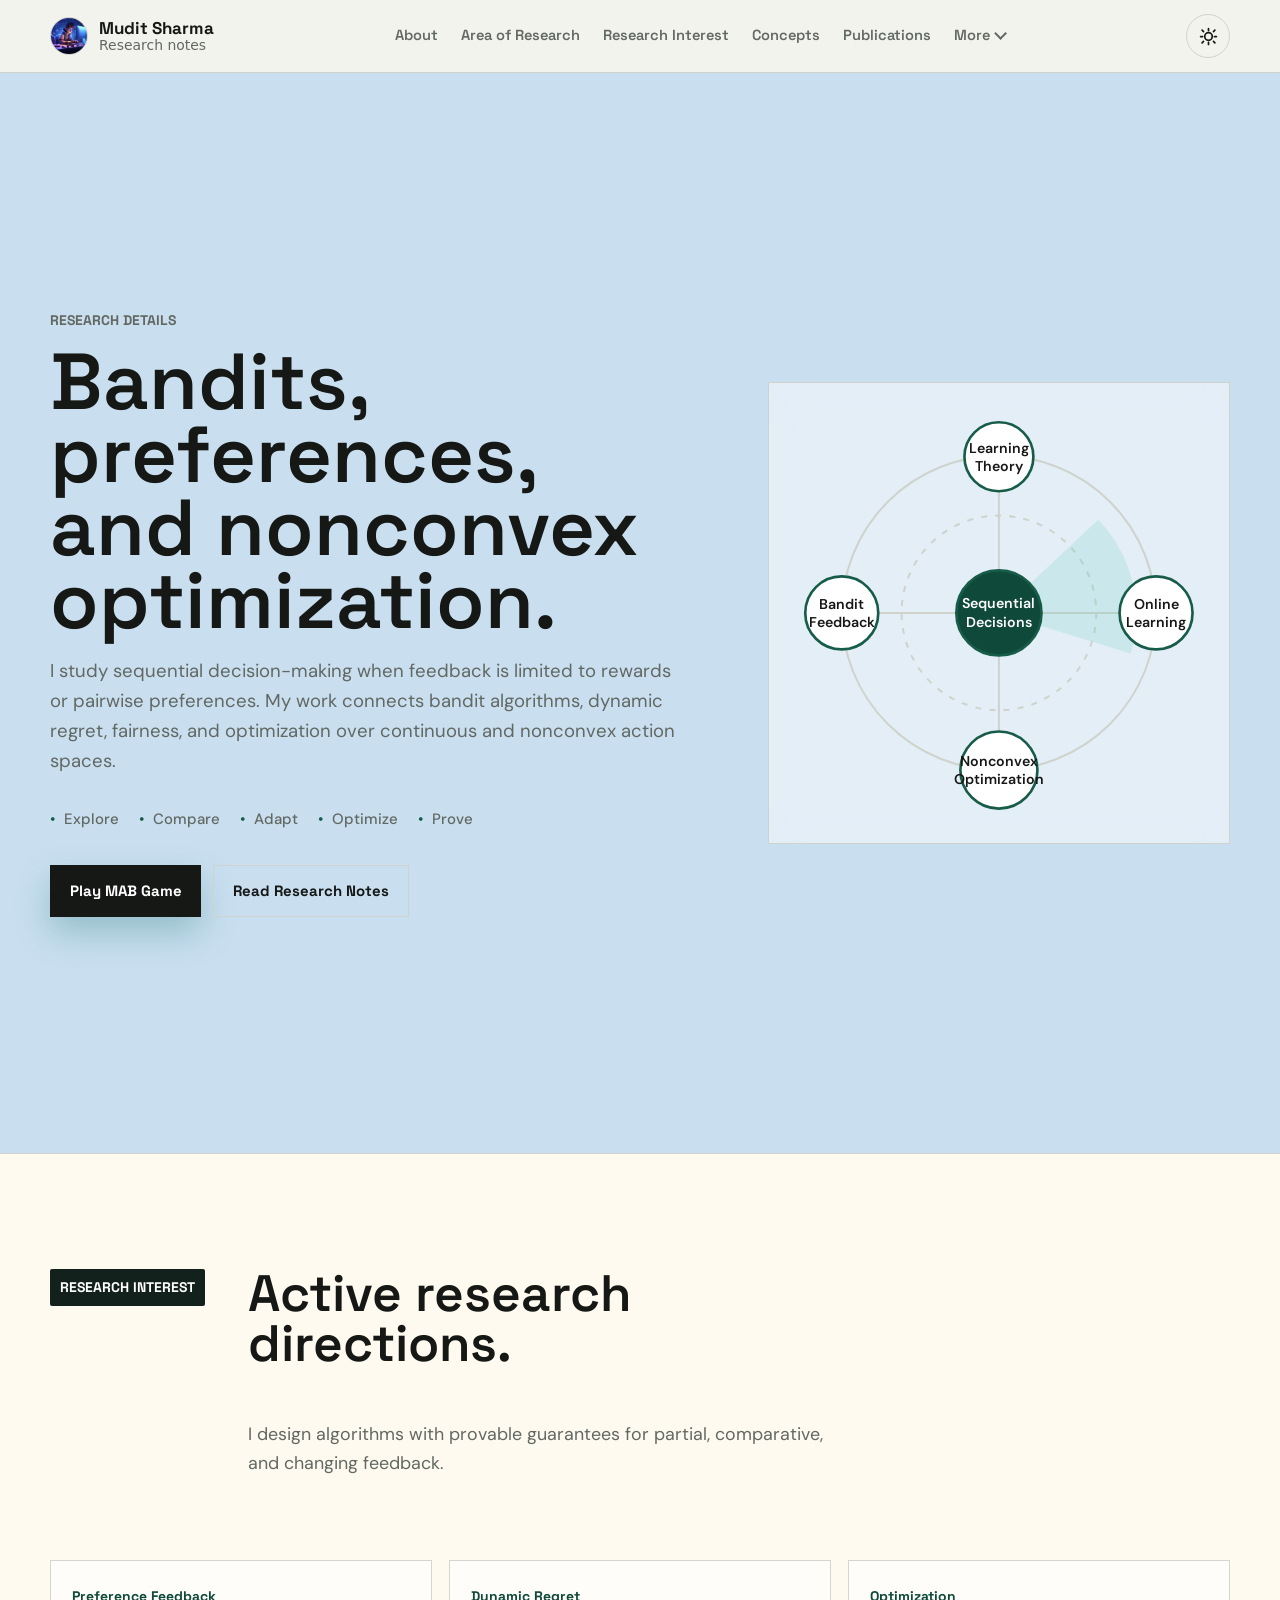
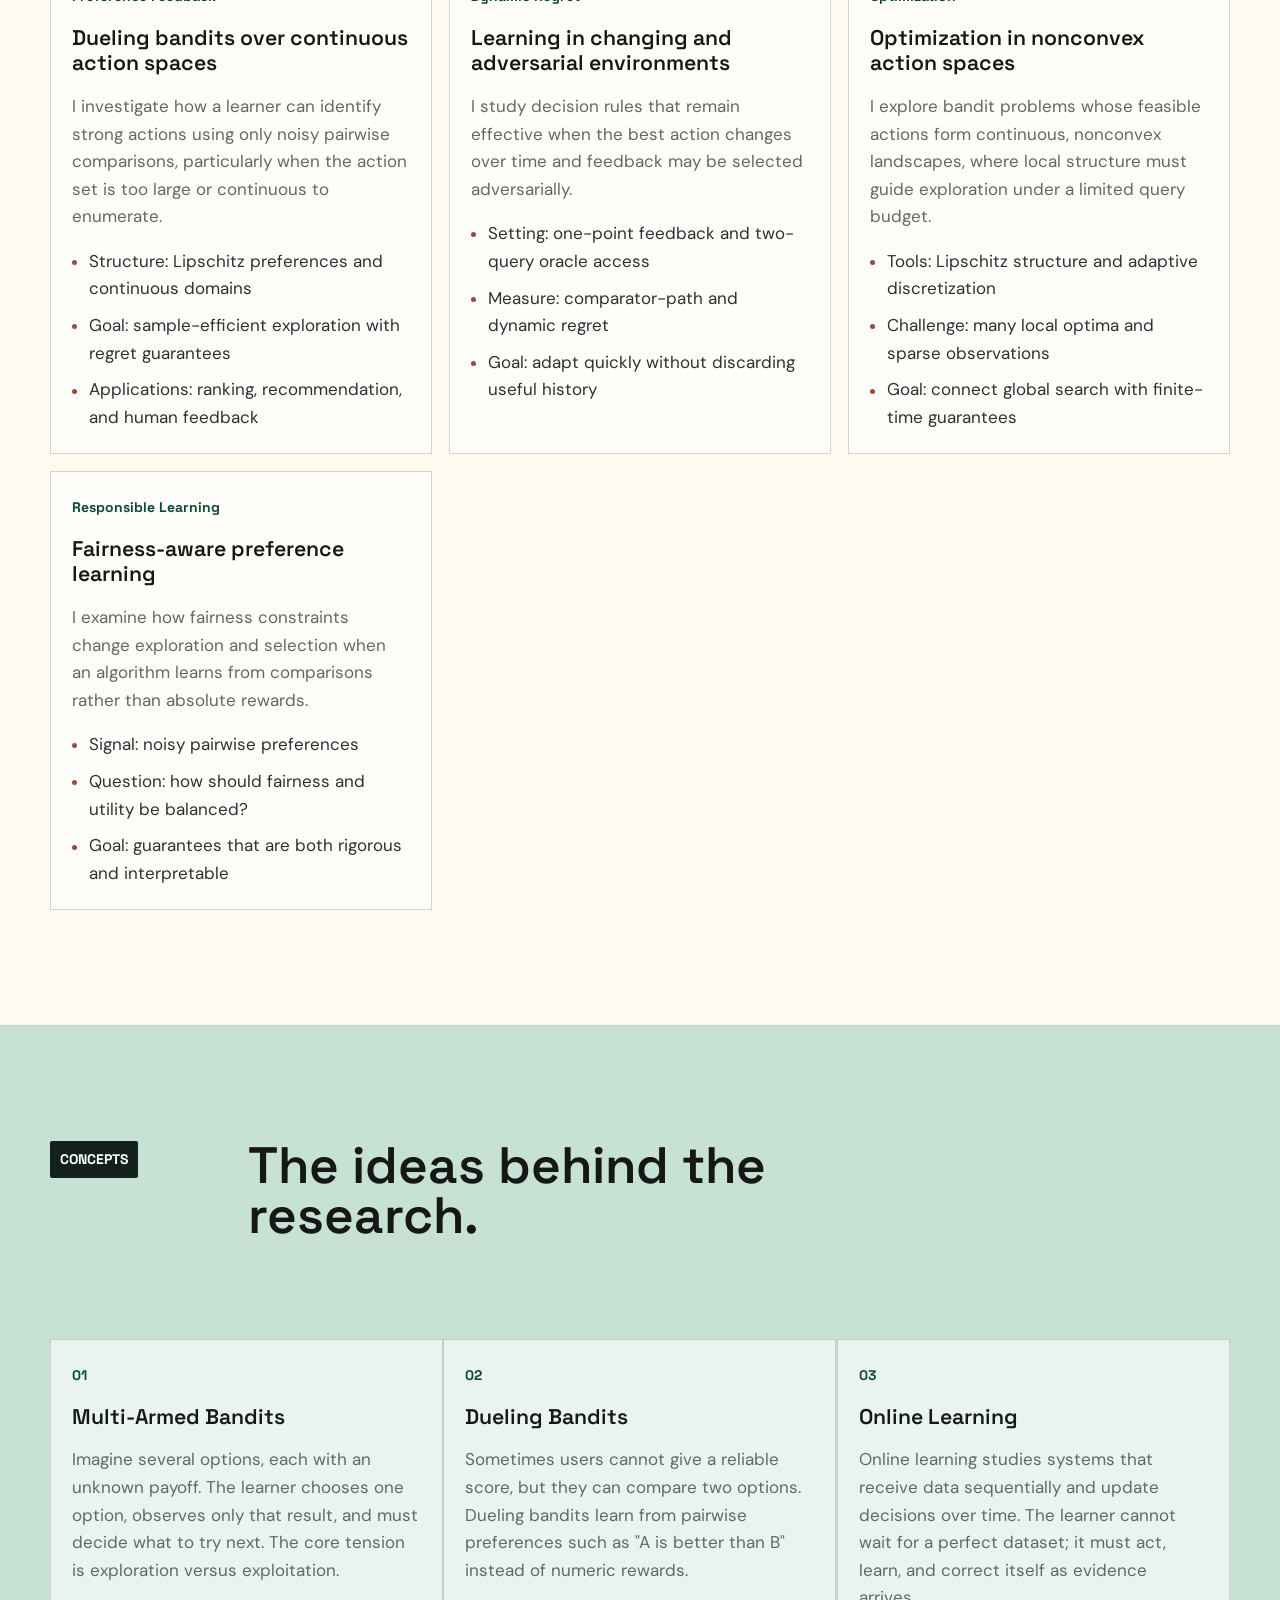
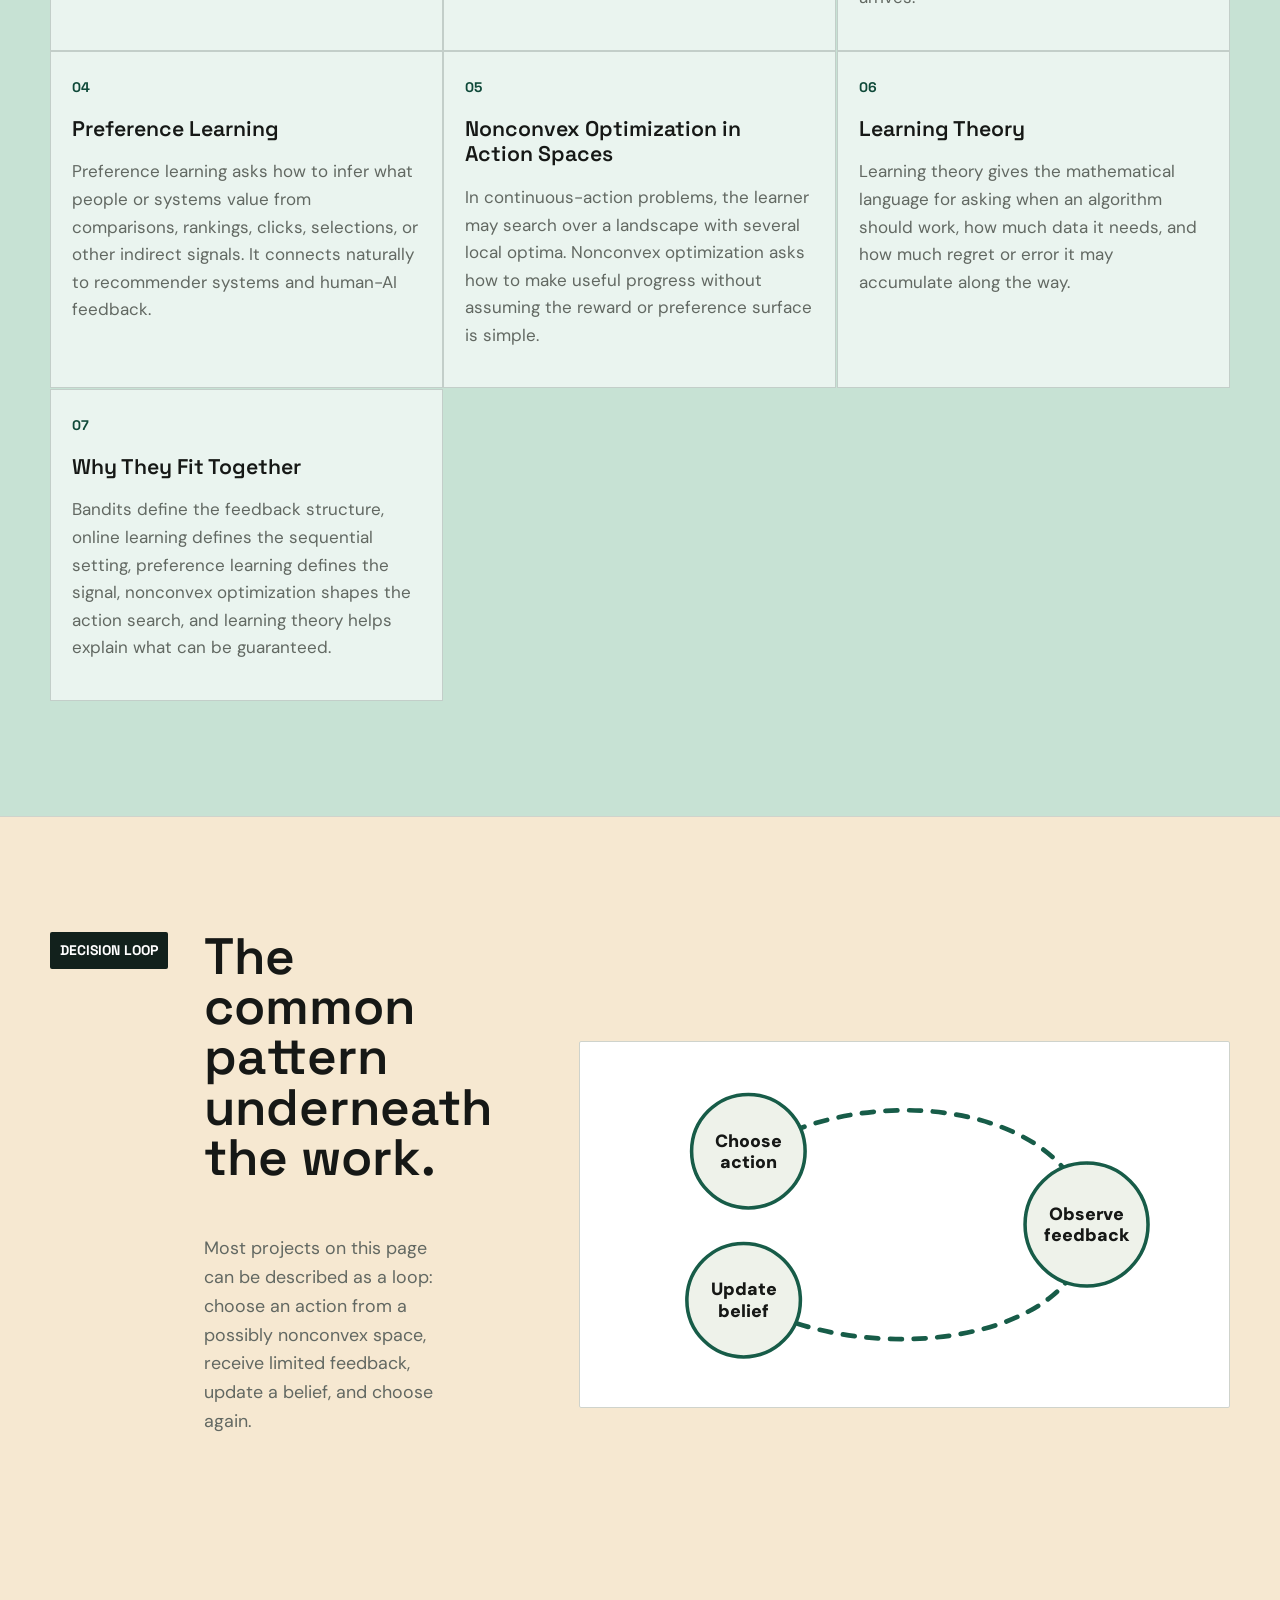
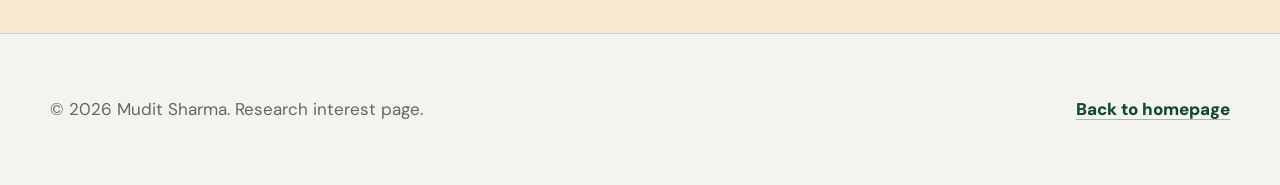
<file: research-interests.html>
<!DOCTYPE html>
<html lang="en" data-theme="auto">
<head>
  <meta charset="UTF-8">
  <meta name="viewport" content="width=device-width, initial-scale=1.0">
  <meta name="description" content="Detailed research interest page for Mudit Sharma, covering multi-armed bandits, dueling bandits, online learning, preference feedback, nonconvex optimization, and continuous action spaces.">
  <meta name="author" content="Mudit Sharma">
  <meta name="robots" content="index, follow, max-image-preview:large">
  <link rel="canonical" href="https://mudit-sharma-30.github.io/research-interests.html">
  <meta property="og:title" content="Research Interest | Mudit Sharma">
  <meta property="og:description" content="A detailed, accessible explanation of bandits, online learning, nonconvex optimization, continuous action spaces, and active research directions.">
  <meta property="og:type" content="website">
  <meta property="og:url" content="https://mudit-sharma-30.github.io/research-interests.html">
  <meta property="og:image" content="https://mudit-sharma-30.github.io/assets/research/research-workspace.png">
  <title>Research Interest | Mudit Sharma</title>
  <link rel="preload" href="assets/research/research-workspace.png" as="image">
  <link rel="stylesheet" href="styles.css">
  <link rel="stylesheet" href="minimal.css">
</head>
<body class="research-detail-page">
  <a class="skip-link" href="#main">Skip to content</a>
  <div class="scroll-progress" data-scroll-progress aria-hidden="true"></div>

  <header class="site-header" data-header>
    <nav class="nav shell" aria-label="Research page navigation">
      <a class="brand" href="index.html#top" aria-label="Go to homepage">
        <img class="brand-avatar" src="assets/profile/person-playing-3d-video-games-device.jpg" alt="Researcher wearing glasses and coding">
        <span class="brand-copy">
          <strong>Mudit Sharma</strong>
          <small>Research notes</small>
        </span>
      </a>

      <button class="nav-toggle" type="button" aria-label="Open navigation" aria-expanded="false" data-nav-toggle>
        <span></span>
        <span></span>
        <span></span>
      </button>

      <div class="nav-links" data-nav-links>
        <a href="index.html#about">About</a>
        <a href="index.html#interests">Area of Research</a>
        <a href="#research-interest">Research Interest</a>
        <a href="#concepts">Concepts</a>
        <a href="index.html#publications">Publications</a>
        <details class="nav-more">
          <summary>More</summary>
          <div class="nav-more-menu">
            <a href="index.html#coursework">Coursework</a>
            <a href="index.html#teaching">Teaching</a>
            <a href="index.html#collaborators">Collaborators</a>
            <a href="mab-game.html">MAB Game</a>
            <a href="gallery.html">Gallery</a>
            <a href="cv.html">CV</a>
          </div>
        </details>
      </div>

      <button class="theme-toggle" type="button" aria-label="Switch color theme" data-theme-toggle>
        <svg aria-hidden="true" viewBox="0 0 24 24">
          <path d="M12 3v2.2M12 18.8V21M4.7 4.7l1.6 1.6M17.7 17.7l1.6 1.6M3 12h2.2M18.8 12H21M4.7 19.3l1.6-1.6M17.7 6.3l1.6-1.6"></path>
          <circle cx="12" cy="12" r="4.3"></circle>
        </svg>
      </button>
    </nav>
  </header>

  <main id="main">
    <!--
      PAGE: Detailed Research Interest
      Purpose: Explain the research area in a way visitors can understand.
      Update: Replace placeholders with your exact projects, collaborators, and draft links.
    -->
    <section class="research-detail-hero" id="top" aria-label="Detailed research interest introduction">
      <div class="hero-bg" data-parallax aria-hidden="true"></div>
      <div class="shell research-detail-layout">
        <div class="hero-copy reveal">
          <p class="eyebrow">Research Details</p>
          <h1>Bandits, preferences, and nonconvex optimization.</h1>
          <p class="hero-summary">
            I study sequential decision-making when feedback is limited to
            rewards or pairwise preferences. My work connects bandit algorithms,
            dynamic regret, fairness, and optimization over continuous and
            nonconvex action spaces.
          </p>
          <div class="keyword-row" aria-label="Research keywords">
            <span>Explore</span>
            <span>Compare</span>
            <span>Adapt</span>
            <span>Optimize</span>
            <span>Prove</span>
          </div>
          <div class="hero-actions">
            <a class="button primary" href="mab-game.html">Play MAB Game</a>
            <a class="button secondary" href="#research-interest">Read Research Notes</a>
          </div>
        </div>

        <aside class="research-compass reveal" aria-label="Research compass graphic">
          <svg viewBox="0 0 420 420" role="img" aria-label="Research compass connecting bandits, preferences, online learning, nonconvex optimization, and theory">
            <circle class="compass-ring" cx="210" cy="210" r="155"></circle>
            <circle class="compass-ring soft" cx="210" cy="210" r="96"></circle>
            <line x1="210" y1="55" x2="210" y2="365"></line>
            <line x1="55" y1="210" x2="365" y2="210"></line>
            <path class="compass-sweep" d="M210 210L308 118A135 135 0 0 1 340 250Z"></path>
            <g class="compass-node center"><circle cx="210" cy="210" r="42"></circle><text x="210" y="205" text-anchor="middle">Sequential</text><text x="210" y="224" text-anchor="middle">Decisions</text></g>
            <g class="compass-node"><circle cx="210" cy="56" r="34"></circle><text x="210" y="52" text-anchor="middle">Learning</text><text x="210" y="70" text-anchor="middle">Theory</text></g>
            <g class="compass-node"><circle cx="365" cy="210" r="36"></circle><text x="365" y="206" text-anchor="middle">Online</text><text x="365" y="224" text-anchor="middle">Learning</text></g>
            <g class="compass-node"><circle cx="210" cy="365" r="38"></circle><text x="210" y="361" text-anchor="middle">Nonconvex</text><text x="210" y="379" text-anchor="middle">Optimization</text></g>
            <g class="compass-node"><circle cx="55" cy="210" r="36"></circle><text x="55" y="206" text-anchor="middle">Bandit</text><text x="55" y="224" text-anchor="middle">Feedback</text></g>
          </svg>
        </aside>
      </div>
    </section>

    <section class="section current-work-section" id="research-interest">
      <div class="shell">
        <div class="section-heading reveal">
          <p class="section-kicker">Research Interest</p>
          <h2>Active research directions.</h2>
          <p>I design algorithms with provable guarantees for partial, comparative, and changing feedback.</p>
        </div>

        <div class="early-work-grid">
          <article class="early-work-card reveal">
            <span class="status-pill">Preference Feedback</span>
            <h3>Dueling bandits over continuous action spaces</h3>
            <p>I investigate how a learner can identify strong actions using only noisy pairwise comparisons, particularly when the action set is too large or continuous to enumerate.</p>
            <ul class="meta-list">
              <li>Structure: Lipschitz preferences and continuous domains</li>
              <li>Goal: sample-efficient exploration with regret guarantees</li>
              <li>Applications: ranking, recommendation, and human feedback</li>
            </ul>
          </article>
          <article class="early-work-card reveal">
            <span class="status-pill">Dynamic Regret</span>
            <h3>Learning in changing and adversarial environments</h3>
            <p>I study decision rules that remain effective when the best action changes over time and feedback may be selected adversarially.</p>
            <ul class="meta-list">
              <li>Setting: one-point feedback and two-query oracle access</li>
              <li>Measure: comparator-path and dynamic regret</li>
              <li>Goal: adapt quickly without discarding useful history</li>
            </ul>
          </article>
          <article class="early-work-card reveal">
            <span class="status-pill">Optimization</span>
            <h3>Optimization in nonconvex action spaces</h3>
            <p>I explore bandit problems whose feasible actions form continuous, nonconvex landscapes, where local structure must guide exploration under a limited query budget.</p>
            <ul class="meta-list">
              <li>Tools: Lipschitz structure and adaptive discretization</li>
              <li>Challenge: many local optima and sparse observations</li>
              <li>Goal: connect global search with finite-time guarantees</li>
            </ul>
          </article>
          <article class="early-work-card reveal">
            <span class="status-pill">Responsible Learning</span>
            <h3>Fairness-aware preference learning</h3>
            <p>I examine how fairness constraints change exploration and selection when an algorithm learns from comparisons rather than absolute rewards.</p>
            <ul class="meta-list">
              <li>Signal: noisy pairwise preferences</li>
              <li>Question: how should fairness and utility be balanced?</li>
              <li>Goal: guarantees that are both rigorous and interpretable</li>
            </ul>
          </article>
        </div>
      </div>
    </section>

    <section class="section concepts-section" id="concepts">
      <div class="shell">
        <div class="section-heading reveal">
          <p class="section-kicker">Concepts</p>
          <h2>The ideas behind the research.</h2>
        </div>

        <div class="research-detail-grid">
          <article class="research-detail-card reveal">
            <span class="status-pill">01</span>
            <h3>Multi-Armed Bandits</h3>
            <p>
              Imagine several options, each with an unknown payoff. The learner
              chooses one option, observes only that result, and must decide what
              to try next. The core tension is exploration versus exploitation.
            </p>
          </article>

          <article class="research-detail-card reveal">
            <span class="status-pill">02</span>
            <h3>Dueling Bandits</h3>
            <p>
              Sometimes users cannot give a reliable score, but they can compare
              two options. Dueling bandits learn from pairwise preferences such
              as "A is better than B" instead of numeric rewards.
            </p>
          </article>

          <article class="research-detail-card reveal">
            <span class="status-pill">03</span>
            <h3>Online Learning</h3>
            <p>
              Online learning studies systems that receive data sequentially and
              update decisions over time. The learner cannot wait for a perfect
              dataset; it must act, learn, and correct itself as evidence arrives.
            </p>
          </article>

          <article class="research-detail-card reveal">
            <span class="status-pill">04</span>
            <h3>Preference Learning</h3>
            <p>
              Preference learning asks how to infer what people or systems value
              from comparisons, rankings, clicks, selections, or other indirect
              signals. It connects naturally to recommender systems and human-AI
              feedback.
            </p>
          </article>

          <article class="research-detail-card reveal">
            <span class="status-pill">05</span>
            <h3>Nonconvex Optimization in Action Spaces</h3>
            <p>
              In continuous-action problems, the learner may search over a
              landscape with several local optima. Nonconvex optimization asks
              how to make useful progress without assuming the reward or
              preference surface is simple.
            </p>
          </article>

          <article class="research-detail-card reveal">
            <span class="status-pill">06</span>
            <h3>Learning Theory</h3>
            <p>
              Learning theory gives the mathematical language for asking when an
              algorithm should work, how much data it needs, and how much regret
              or error it may accumulate along the way.
            </p>
          </article>

          <article class="research-detail-card reveal">
            <span class="status-pill">07</span>
            <h3>Why They Fit Together</h3>
            <p>
              Bandits define the feedback structure, online learning defines the
              sequential setting, preference learning defines the signal,
              nonconvex optimization shapes the action search, and learning
              theory helps explain what can be guaranteed.
            </p>
          </article>
        </div>
      </div>
    </section>

    <section class="section decision-section" id="decision-loop">
      <div class="shell decision-layout">
        <div class="section-heading reveal">
          <p class="section-kicker">Decision Loop</p>
          <h2>The common pattern underneath the work.</h2>
          <p>
            Most projects on this page can be described as a loop: choose an
            action from a possibly nonconvex space, receive limited feedback,
            update a belief, and choose again.
          </p>
        </div>
        <div class="decision-loop reveal" aria-label="Choose, observe, update, repeat loop">
          <svg viewBox="0 0 520 280" role="img">
            <defs>
              <marker id="arrowHead" viewBox="0 0 10 10" refX="6" refY="5" markerWidth="6" markerHeight="6" orient="auto-start-reverse">
                <path d="M0 0L10 5L0 10Z"></path>
              </marker>
            </defs>
            <path class="loop-path" d="M130 78C245 10 410 48 414 140C418 238 230 266 124 204" marker-end="url(#arrowHead)"></path>
            <g class="loop-node"><circle cx="128" cy="78" r="48"></circle><text x="128" y="74" text-anchor="middle">Choose</text><text x="128" y="92" text-anchor="middle">action</text></g>
            <g class="loop-node"><circle cx="414" cy="140" r="52"></circle><text x="414" y="136" text-anchor="middle">Observe</text><text x="414" y="154" text-anchor="middle">feedback</text></g>
            <g class="loop-node"><circle cx="124" cy="204" r="48"></circle><text x="124" y="200" text-anchor="middle">Update</text><text x="124" y="218" text-anchor="middle">belief</text></g>
          </svg>
        </div>
      </div>
    </section>
  </main>

  <footer class="site-footer">
    <div class="shell footer-layout">
      <p>&copy; <span data-year></span> Mudit Sharma. Research interest page.</p>
      <a href="index.html#top">Back to homepage</a>
    </div>
  </footer>

  <script src="script.js"></script>
</body>
</html>
</file>
<file: styles.css>
:root {
  color-scheme: light;
  --bg: #f7f6f0;
  --bg-elevated: #ffffff;
  --bg-soft: #eef2ea;
  --ink: #111817;
  --text: #293331;
  --muted: #65716d;
  --line: #dbe2da;
  --line-strong: #c6d0c7;
  --brand: #0d6b63;
  --brand-strong: #084f49;
  --brand-soft: #dff3ee;
  --accent: #bc594a;
  --amber: #c4912c;
  --olive: #677f3f;
  --blue: #3e6f91;
  --shadow: 0 22px 70px rgba(17, 24, 23, 0.12);
  --shadow-soft: 0 14px 40px rgba(17, 24, 23, 0.08);
  --radius: 8px;
  --max: 1180px;
  --section: clamp(4.5rem, 8vw, 7.5rem);
  --fast: 160ms ease;
  --slow: 520ms cubic-bezier(0.16, 1, 0.3, 1);
}

[data-theme="dark"] {
  color-scheme: dark;
  --bg: #101412;
  --bg-elevated: #171d1a;
  --bg-soft: #1d2622;
  --ink: #f5f2e8;
  --text: #e4dfd1;
  --muted: #aeb7af;
  --line: #2e3a35;
  --line-strong: #46554f;
  --brand: #65c9bc;
  --brand-strong: #9ce7dc;
  --brand-soft: #173d38;
  --accent: #e27d6e;
  --amber: #e0b14b;
  --olive: #9db770;
  --blue: #80acd0;
  --shadow: 0 26px 80px rgba(0, 0, 0, 0.42);
  --shadow-soft: 0 16px 44px rgba(0, 0, 0, 0.28);
}

* {
  box-sizing: border-box;
}

html {
  scroll-behavior: smooth;
  scroll-padding-top: 88px;
}

body {
  margin: 0;
  color: var(--text);
  background:
    linear-gradient(180deg, rgba(13, 107, 99, 0.06), transparent 420px),
    var(--bg);
  font-family: ui-sans-serif, system-ui, -apple-system, BlinkMacSystemFont, "Segoe UI", sans-serif;
  line-height: 1.6;
  text-rendering: optimizeLegibility;
  animation: page-enter 520ms var(--slow) both;
}

body.nav-open {
  overflow: hidden;
}

img,
svg {
  display: block;
}

img {
  max-width: 100%;
}

a {
  color: inherit;
}

button,
input,
select,
textarea {
  font: inherit;
}

button {
  color: inherit;
}

::selection {
  color: #fff;
  background: var(--brand);
}

.skip-link {
  position: absolute;
  left: 1rem;
  top: -5rem;
  z-index: 30;
  padding: 0.65rem 0.85rem;
  color: #fff;
  background: var(--brand-strong);
  border-radius: var(--radius);
  font-weight: 800;
  transition: top var(--fast);
}

.skip-link:focus {
  top: 1rem;
}

.scroll-progress {
  position: fixed;
  left: 0;
  top: 0;
  z-index: 80;
  width: 100%;
  height: 3px;
  pointer-events: none;
  background: linear-gradient(90deg, var(--brand), var(--amber), var(--accent));
  box-shadow: 0 0 18px color-mix(in srgb, var(--brand) 34%, transparent);
  transform: scaleX(0);
  transform-origin: left;
}

.shell {
  width: min(calc(100% - 2rem), var(--max));
  margin-inline: auto;
}

.site-header {
  position: sticky;
  top: 0;
  z-index: 20;
  border-bottom: 1px solid transparent;
  background: color-mix(in srgb, var(--bg-elevated) 90%, transparent);
  backdrop-filter: blur(20px);
  transition: border-color var(--fast), box-shadow var(--fast), background var(--fast);
}

.site-header.scrolled {
  border-color: var(--line);
  box-shadow: 0 10px 30px rgba(17, 24, 23, 0.09);
}

.nav {
  display: grid;
  min-height: 74px;
  grid-template-columns: auto minmax(0, 1fr) auto;
  align-items: center;
  gap: 1rem;
}

.brand {
  display: inline-flex;
  align-items: center;
  gap: 0.75rem;
  text-decoration: none;
}

.brand-mark {
  display: grid;
  width: 46px;
  height: 46px;
  place-items: center;
  color: #fff;
  background:
    linear-gradient(135deg, #17233f 0%, #0d6b63 52%, #c4912c 100%),
    #17233f;
  border: 1px solid color-mix(in srgb, var(--amber) 48%, transparent);
  border-radius: 14px;
  box-shadow: 0 12px 28px rgba(23, 35, 63, 0.2);
  font-family: "Aptos Display", "Segoe UI", ui-sans-serif, system-ui, sans-serif;
  font-weight: 950;
}

.brand-copy {
  display: grid;
  line-height: 1.1;
  font-family: "Aptos", "Segoe UI", ui-sans-serif, system-ui, sans-serif;
}

.brand-copy strong {
  color: var(--ink);
  font-size: 0.98rem;
  font-weight: 950;
}

.brand-copy small {
  color: var(--muted);
  font-size: 0.76rem;
  font-weight: 750;
}

.nav-links {
  display: flex;
  justify-content: center;
  gap: clamp(0.18rem, 0.8vw, 0.62rem);
}

.nav-links a {
  position: relative;
  padding: 0.56rem 0.52rem;
  border-radius: 999px;
  color: var(--muted);
  font-family: "Aptos", "Segoe UI", ui-sans-serif, system-ui, sans-serif;
  font-size: 0.82rem;
  font-weight: 950;
  letter-spacing: 0;
  text-decoration: none;
  text-transform: uppercase;
  transition: color var(--fast), background var(--fast), transform var(--fast);
}

.nav-links a::after {
  content: "";
  position: absolute;
  left: 0.52rem;
  right: 0.52rem;
  bottom: 0.36rem;
  height: 2px;
  background: linear-gradient(90deg, var(--brand), var(--amber));
  transform: scaleX(0);
  transform-origin: left;
  transition: transform var(--fast);
}

.nav-links a:hover,
.nav-links a:focus-visible,
.nav-links a.active {
  color: var(--brand-strong);
  background: color-mix(in srgb, var(--brand-soft) 72%, transparent);
}

.nav-links a:hover::after,
.nav-links a:focus-visible::after,
.nav-links a.active::after {
  transform: scaleX(1);
}

.nav-more {
  position: relative;
}

.nav-more summary {
  display: inline-flex;
  align-items: center;
  gap: 0.35rem;
  padding: 0.56rem 0.52rem;
  border-radius: 999px;
  color: var(--muted);
  font-family: "Aptos", "Segoe UI", ui-sans-serif, system-ui, sans-serif;
  font-size: 0.82rem;
  font-weight: 950;
  letter-spacing: 0;
  text-transform: uppercase;
  cursor: pointer;
  list-style: none;
  transition: color var(--fast), background var(--fast);
}

.nav-more summary::-webkit-details-marker {
  display: none;
}

.nav-more summary::after {
  content: "";
  width: 0.42rem;
  height: 0.42rem;
  border-right: 2px solid currentColor;
  border-bottom: 2px solid currentColor;
  transform: translateY(-0.12rem) rotate(45deg);
  transition: transform var(--fast);
}

.nav-more[open] summary,
.nav-more:has(a.active) summary,
.nav-more summary:hover,
.nav-more summary:focus-visible {
  color: var(--brand-strong);
  background: color-mix(in srgb, var(--brand-soft) 72%, transparent);
}

.nav-more[open] summary::after {
  transform: translateY(0.08rem) rotate(225deg);
}

.nav-more-menu {
  position: absolute;
  right: 0;
  top: calc(100% + 0.55rem);
  display: grid;
  min-width: 230px;
  padding: 0.55rem;
  border: 1px solid var(--line);
  border-radius: var(--radius);
  background: var(--bg-elevated);
  box-shadow: var(--shadow);
}

.nav-more-menu a {
  padding: 0.62rem 0.7rem;
  border-radius: calc(var(--radius) - 2px);
}

.nav-more-menu a::after {
  display: none;
}

.nav-more-menu a:hover,
.nav-more-menu a:focus-visible {
  color: var(--brand-strong);
  background: var(--brand-soft);
}

.theme-toggle,
.nav-toggle {
  display: inline-grid;
  width: 44px;
  height: 44px;
  place-items: center;
  border: 1px solid var(--line);
  border-radius: var(--radius);
  background: var(--bg-elevated);
  box-shadow: 0 8px 20px rgba(17, 24, 23, 0.06);
  cursor: pointer;
  transition: transform var(--fast), border-color var(--fast), background var(--fast);
}

.theme-toggle:hover,
.theme-toggle:focus-visible,
.nav-toggle:hover,
.nav-toggle:focus-visible {
  border-color: var(--brand);
  transform: translateY(-1px);
}

.theme-toggle svg {
  width: 21px;
  height: 21px;
  fill: none;
  stroke: var(--ink);
  stroke-linecap: round;
  stroke-linejoin: round;
  stroke-width: 2;
}

.nav-toggle {
  display: none;
}

.nav-toggle span {
  display: block;
  width: 18px;
  height: 2px;
  margin: 2px 0;
  background: var(--ink);
  border-radius: 999px;
  transition: transform var(--fast), opacity var(--fast);
}

.nav-toggle[aria-expanded="true"] span:nth-child(1) {
  transform: translateY(6px) rotate(45deg);
}

.nav-toggle[aria-expanded="true"] span:nth-child(2) {
  opacity: 0;
}

.nav-toggle[aria-expanded="true"] span:nth-child(3) {
  transform: translateY(-6px) rotate(-45deg);
}

.hero {
  position: relative;
  isolation: isolate;
  overflow: hidden;
  min-height: calc(100svh - 76px);
  color: #fff;
}

.hero-bg {
  position: absolute;
  inset: 0;
  z-index: -2;
  background:
    linear-gradient(90deg, rgba(12, 24, 22, 0.94) 0%, rgba(12, 24, 22, 0.78) 43%, rgba(12, 24, 22, 0.22) 100%),
    linear-gradient(180deg, rgba(12, 24, 22, 0.18) 0%, rgba(12, 24, 22, 0.82) 100%),
    url("assets/research/research-workspace.png") center / cover;
  transform: translate3d(0, var(--parallax-y, 0px), 0) scale(1.04);
  transition: transform 80ms linear;
}

.hero::before,
.hero::after {
  content: "";
  position: absolute;
  z-index: -1;
  pointer-events: none;
}

.hero::before {
  inset: 0;
  background-image:
    linear-gradient(rgba(255, 255, 255, 0.08) 1px, transparent 1px),
    linear-gradient(90deg, rgba(255, 255, 255, 0.08) 1px, transparent 1px);
  background-size: 72px 72px;
  mask-image: linear-gradient(90deg, #000 0%, transparent 78%);
}

.hero::after {
  width: 28rem;
  height: 28rem;
  right: -10rem;
  bottom: -10rem;
  border: 1px solid rgba(255, 255, 255, 0.22);
  border-radius: 50%;
  animation: float-ring 9s ease-in-out infinite;
}

.hero-scroll-cue {
  position: absolute;
  left: 50%;
  bottom: clamp(1rem, 2.4vw, 2rem);
  display: grid;
  width: 28px;
  height: 52px;
  place-items: start center;
  border: 1px solid rgba(255, 255, 255, 0.26);
  border-radius: 999px;
  opacity: 0.82;
  transform: translateX(-50%);
}

.hero-scroll-cue span {
  width: 4px;
  height: 10px;
  margin-top: 9px;
  border-radius: 999px;
  background: rgba(255, 255, 255, 0.82);
  animation: scroll-cue 1.8s ease-in-out infinite;
}

.early-stage-page {
  background:
    linear-gradient(180deg, color-mix(in srgb, var(--brand) 7%, transparent), transparent 430px),
    var(--bg);
}

.early-hero {
  position: relative;
  isolation: isolate;
  overflow: hidden;
  color: #fff;
}

.early-hero-bg {
  position: absolute;
  inset: 0;
  z-index: -2;
  background:
    linear-gradient(90deg, rgba(12, 24, 22, 0.92), rgba(12, 24, 22, 0.7), rgba(12, 24, 22, 0.24)),
    linear-gradient(0deg, rgba(12, 24, 22, 0.75), rgba(12, 24, 22, 0.08)),
    url("assets/research/research-workspace.png") center / cover;
  transform: translate3d(0, var(--parallax-y, 0px), 0) scale(1.03);
}

.early-hero::before {
  content: "";
  position: absolute;
  inset: 0;
  z-index: -1;
  background-image:
    linear-gradient(rgba(255, 255, 255, 0.08) 1px, transparent 1px),
    linear-gradient(90deg, rgba(255, 255, 255, 0.08) 1px, transparent 1px);
  background-size: 64px 64px;
  mask-image: linear-gradient(90deg, #000, transparent 76%);
}

.early-hero-layout {
  display: grid;
  min-height: clamp(620px, 86svh, 780px);
  grid-template-columns: minmax(0, 1fr) minmax(300px, 0.48fr);
  gap: clamp(2rem, 6vw, 5rem);
  align-items: center;
  padding-block: clamp(4rem, 8vw, 7rem);
}

.early-hero h1 {
  max-width: 760px;
  color: #fff;
  font-size: clamp(3.2rem, 9vw, 7.4rem);
  line-height: 0.94;
}

.early-status-card {
  display: grid;
  gap: 1rem;
  padding: 1rem;
  border: 1px solid rgba(255, 255, 255, 0.2);
  border-radius: var(--radius);
  background: rgba(255, 255, 255, 0.1);
  box-shadow: var(--shadow);
  backdrop-filter: blur(20px);
}

.early-status-card img {
  width: 100%;
  aspect-ratio: 4 / 3;
  object-fit: cover;
  border-radius: var(--radius);
  background: rgba(255, 255, 255, 0.16);
}

.early-status-card h2 {
  margin-top: 0.75rem;
  color: #fff;
  font-size: clamp(1.35rem, 2.8vw, 2rem);
}

.early-snapshot {
  position: relative;
  z-index: 2;
  margin-top: -2.6rem;
}

.snapshot-grid {
  display: grid;
  grid-template-columns: repeat(4, minmax(0, 1fr));
  gap: 0.8rem;
}

.snapshot-card {
  padding: 1rem;
  border: 1px solid var(--line);
  border-radius: var(--radius);
  background: var(--bg-elevated);
  box-shadow: var(--shadow-soft);
}

.snapshot-card strong {
  display: block;
  color: var(--brand-strong);
  font-size: clamp(1.8rem, 4vw, 3rem);
  line-height: 1;
}

.snapshot-card span {
  display: block;
  margin-top: 0.45rem;
  color: var(--muted);
  font-size: 0.9rem;
  font-weight: 850;
}

.early-about-layout {
  display: grid;
  grid-template-columns: minmax(260px, 0.38fr) minmax(0, 1fr);
  gap: clamp(2rem, 6vw, 5rem);
  align-items: center;
}

.current-work-section,
.archive-section {
  background: var(--bg-soft);
}

.early-work-grid {
  display: grid;
  grid-template-columns: repeat(3, minmax(0, 1fr));
  gap: 1rem;
}

.early-work-card,
.archive-item {
  border: 1px solid var(--line);
  border-radius: var(--radius);
  background:
    radial-gradient(circle at var(--mx, 50%) var(--my, 0%), color-mix(in srgb, var(--brand) 12%, transparent), transparent 34%),
    var(--bg-elevated);
  box-shadow: var(--shadow-soft);
  transition: transform var(--fast), border-color var(--fast), box-shadow var(--fast);
}

.early-work-card {
  padding: 1.25rem;
}

.early-work-card:hover,
.archive-item:hover {
  border-color: color-mix(in srgb, var(--brand) 42%, var(--line));
  box-shadow: var(--shadow);
  transform: translateY(-3px);
}

.early-work-card h3 {
  margin-top: 0.85rem;
  font-size: clamp(1.15rem, 2vw, 1.45rem);
}

.early-work-card p {
  color: var(--muted);
}

.archive-list {
  display: grid;
  gap: 0.9rem;
}

.archive-item {
  display: grid;
  grid-template-columns: 94px minmax(0, 1fr);
  gap: 1rem;
  padding: 1.15rem;
}

.archive-date {
  color: var(--accent);
  font-size: 1rem;
  font-weight: 950;
}

.archive-item h3 {
  margin-top: 0.75rem;
  font-size: clamp(1.15rem, 2vw, 1.45rem);
}

.archive-item p {
  color: var(--muted);
}

.hero-grid {
  display: grid;
  min-height: calc(100svh - 76px);
  grid-template-columns: minmax(0, 1.06fr) minmax(320px, 0.66fr);
  align-items: center;
  gap: clamp(2rem, 6vw, 5rem);
  padding-block: clamp(4rem, 8vw, 7rem);
}

.eyebrow,
.section-kicker {
  margin: 0 0 0.8rem;
  color: var(--brand);
  font-size: 0.73rem;
  font-weight: 900;
  letter-spacing: 0.14em;
  text-transform: uppercase;
}

.hero .eyebrow {
  color: #8ee4d9;
}

h1,
h2,
h3,
h4,
p {
  overflow-wrap: anywhere;
}

h1,
h2,
h3,
h4 {
  margin: 0;
  color: var(--ink);
  line-height: 1.05;
  letter-spacing: 0;
}

.hero h1 {
  max-width: 820px;
  color: #fff;
  font-size: clamp(3.3rem, 10vw, 8.2rem);
  line-height: 0.92;
}

.role-line,
.typing-line {
  margin: 1rem 0 0;
  color: rgba(255, 255, 255, 0.86);
  font-size: clamp(1.05rem, 1.8vw, 1.35rem);
  font-weight: 750;
}

.role-line span,
.typing-line span {
  color: #9ef0e4;
}

[data-typing]::after {
  content: "";
  display: inline-block;
  width: 2px;
  height: 1em;
  margin-left: 0.15rem;
  background: currentColor;
  vertical-align: -0.15em;
  animation: cursor-blink 1s steps(2, start) infinite;
}

.hero-summary {
  max-width: 650px;
  margin: 1.1rem 0 0;
  color: rgba(255, 255, 255, 0.78);
  font-size: clamp(1rem, 1.65vw, 1.22rem);
}

.keyword-row,
.hero-actions,
.hero-social,
.pub-links,
.contact-links,
.filter-bar,
.filter-group,
.skill-badges {
  display: flex;
  flex-wrap: wrap;
  gap: 0.7rem;
}

.keyword-row {
  margin-top: 1.6rem;
}

.keyword-row span {
  padding: 0.45rem 0.7rem;
  border: 1px solid rgba(255, 255, 255, 0.2);
  border-radius: 999px;
  color: rgba(255, 255, 255, 0.9);
  background: rgba(255, 255, 255, 0.1);
  backdrop-filter: blur(12px);
  font-size: 0.88rem;
  font-weight: 800;
}

.hero-actions {
  margin-top: 2rem;
}

.button {
  display: inline-flex;
  min-height: 46px;
  align-items: center;
  justify-content: center;
  padding: 0.78rem 1rem;
  border: 1px solid transparent;
  border-radius: var(--radius);
  font-weight: 900;
  text-decoration: none;
  cursor: pointer;
  transition: transform var(--fast), box-shadow var(--fast), background var(--fast), border-color var(--fast);
}

.button:hover,
.button:focus-visible {
  transform: translateY(-2px);
}

.button.primary {
  color: #fff;
  background: var(--brand);
  box-shadow: 0 16px 34px rgba(13, 107, 99, 0.28);
}

.button.primary:hover,
.button.primary:focus-visible {
  background: var(--brand-strong);
}

.button.secondary {
  color: var(--ink);
  border-color: var(--line);
  background: var(--bg-elevated);
}

.hero .button.secondary,
.contact-section .button.secondary {
  color: #fff;
  border-color: rgba(255, 255, 255, 0.3);
  background: rgba(255, 255, 255, 0.12);
}

.hero-social {
  margin-top: 1.2rem;
}

.hero-social a,
.contact-links a,
.pub-links a,
.research-card a,
.group-card a,
.collaborator-card a,
.future-card a,
.site-footer a {
  color: var(--brand-strong);
  font-weight: 850;
  text-decoration-color: color-mix(in srgb, var(--brand) 38%, transparent);
  text-underline-offset: 0.22em;
}

.hero-social a {
  color: rgba(255, 255, 255, 0.86);
}

.profile-card {
  overflow: hidden;
  border: 1px solid rgba(255, 255, 255, 0.2);
  border-radius: var(--radius);
  background: color-mix(in srgb, #ffffff 12%, transparent);
  box-shadow: var(--shadow);
  backdrop-filter: blur(22px);
}

.portrait-frame {
  aspect-ratio: 4 / 5;
  overflow: hidden;
  background: #dfe8e3;
}

.portrait-frame img {
  width: 100%;
  height: 100%;
  object-fit: cover;
}

.brand-avatar {
  width: 46px;
  height: 46px;
  flex: 0 0 46px;
  border: 2px solid color-mix(in srgb, var(--amber) 55%, transparent);
  border-radius: 50%;
  object-fit: cover;
  box-shadow: 0 10px 24px rgba(23, 35, 63, 0.2);
}

.theme-photo-frame {
  background:
    linear-gradient(135deg, color-mix(in srgb, var(--brand) 14%, transparent), transparent 42%),
    var(--bg-elevated);
}

.theme-photo {
  display: none;
}

[data-theme="auto"] .theme-photo-light,
[data-theme="light"] .theme-photo-light {
  display: block;
}

[data-theme="dark"] .theme-photo-dark {
  display: block;
  filter: contrast(1.05) brightness(1.05);
}

.portrait-frame .profile-photo-light-casual {
  object-position: 16% 68%;
  transform: scale(1.72);
  transform-origin: 0% 70%;
}

.about-media .about-photo-light-real {
  object-position: 50% 67%;
  transform: scale(1.9);
  transform-origin: 50% 67%;
}

.profile-card-body {
  padding: 1.2rem;
}

.profile-label {
  margin: 0 0 0.6rem;
  color: #9ef0e4;
  font-size: 0.76rem;
  font-weight: 900;
  letter-spacing: 0.14em;
  text-transform: uppercase;
}

.profile-card h2 {
  color: #fff;
  font-size: clamp(1.4rem, 3vw, 2.15rem);
}

.profile-facts {
  display: grid;
  gap: 0.8rem;
  margin: 1.1rem 0 0;
}

.profile-facts div {
  display: grid;
  gap: 0.15rem;
  padding-top: 0.75rem;
  border-top: 1px solid rgba(255, 255, 255, 0.2);
}

.profile-facts dt {
  color: rgba(255, 255, 255, 0.58);
  font-size: 0.72rem;
  font-weight: 900;
  letter-spacing: 0.12em;
  text-transform: uppercase;
}

.profile-facts dd {
  margin: 0;
  color: #fff;
  font-weight: 850;
}

.quote-strip {
  position: relative;
  z-index: 3;
  padding: 0.85rem 0;
  border-bottom: 1px solid var(--line);
  background:
    linear-gradient(90deg, color-mix(in srgb, var(--brand) 12%, transparent), transparent 46%),
    var(--bg-elevated);
}

.quote-card {
  display: flex;
  align-items: center;
  justify-content: space-between;
  gap: 1rem;
}

.quote-card p {
  margin: 0;
  color: var(--ink);
  font-size: clamp(0.95rem, 1.8vw, 1.1rem);
  font-weight: 850;
}

.quote-card p::before {
  content: "Today:";
  margin-right: 0.5rem;
  color: var(--accent);
  font-size: 0.78rem;
  font-weight: 950;
  letter-spacing: 0.1em;
  text-transform: uppercase;
}

.quote-button {
  flex: 0 0 auto;
  min-height: 38px;
  padding: 0.45rem 0.7rem;
  border: 1px solid var(--line);
  border-radius: var(--radius);
  color: var(--brand-strong);
  background: var(--bg);
  font-size: 0.84rem;
  font-weight: 900;
  cursor: pointer;
  transition: transform var(--fast), border-color var(--fast), background var(--fast);
}

.quote-button:hover,
.quote-button:focus-visible {
  border-color: var(--brand);
  background: var(--brand-soft);
  transform: translateY(-1px);
}

.impact-strip {
  position: relative;
  z-index: 2;
  margin-top: -2.4rem;
}

.impact-grid {
  display: grid;
  grid-template-columns: repeat(5, minmax(0, 1fr));
  gap: 0.8rem;
}

.impact-card {
  padding: 1.15rem;
  border: 1px solid var(--line);
  border-radius: var(--radius);
  background: var(--bg-elevated);
  box-shadow: var(--shadow-soft);
}

.impact-card strong {
  display: block;
  color: var(--brand-strong);
  font-size: clamp(2rem, 5vw, 3.3rem);
  line-height: 1;
}

.impact-card span {
  display: block;
  margin-top: 0.35rem;
  color: var(--muted);
  font-size: 0.86rem;
  font-weight: 850;
}

.section {
  position: relative;
  padding-block: var(--section);
}

.section:not(.contact-section)::before {
  content: "";
  position: absolute;
  left: 50%;
  top: 0;
  width: min(calc(100% - 2rem), var(--max));
  height: 1px;
  background: linear-gradient(90deg, transparent, color-mix(in srgb, var(--brand) 28%, var(--line)), transparent);
  transform: translateX(-50%);
}

.section-heading {
  max-width: 780px;
  margin-bottom: clamp(1.6rem, 4vw, 2.4rem);
}

.section-heading h2,
.about-copy h2,
.contact-copy h2 {
  font-size: clamp(2.15rem, 5vw, 4.7rem);
}

.section-heading p:not(.section-kicker),
.contact-copy p,
.about-copy > p,
.research-card p,
.course-column li span,
.teaching-card p,
.collaborator-card p,
.group-card p,
.future-card p {
  color: var(--muted);
}

.about-layout {
  display: grid;
  grid-template-columns: minmax(260px, 0.42fr) minmax(0, 1fr);
  gap: clamp(2rem, 6vw, 5rem);
  align-items: center;
}

.about-media {
  position: relative;
  overflow: hidden;
  border: 1px solid var(--line);
  border-radius: var(--radius);
  background: var(--bg-elevated);
  box-shadow: var(--shadow);
}

.about-media::after {
  content: "";
  position: absolute;
  inset: auto 1rem 1rem 1rem;
  height: 5px;
  border-radius: 999px;
  background: linear-gradient(90deg, var(--brand), var(--accent), var(--amber));
}

.about-media img {
  width: 100%;
  aspect-ratio: 4 / 5;
  object-fit: cover;
}

.about-copy p {
  font-size: 1.05rem;
}

blockquote {
  margin: 1.4rem 0;
  padding: 1rem 1.2rem;
  border-left: 4px solid var(--accent);
  color: var(--ink);
  background: var(--bg-soft);
  border-radius: 0 var(--radius) var(--radius) 0;
  font-size: 1.08rem;
  font-weight: 750;
}

.interests-section {
  padding-top: clamp(3.4rem, 6vw, 5.5rem);
  background:
    linear-gradient(135deg, color-mix(in srgb, var(--brand) 9%, transparent), transparent 42%),
    var(--bg);
}

.interest-visual-grid {
  display: grid;
  grid-template-columns: repeat(2, minmax(0, 1fr));
  gap: 1rem;
}

.visual-card {
  position: relative;
  display: grid;
  min-height: 250px;
  grid-template-columns: minmax(0, 0.86fr) minmax(220px, 1.14fr);
  gap: 1rem;
  align-items: center;
  overflow: hidden;
  padding: 1rem;
  border: 1px solid var(--line);
  border-radius: var(--radius);
  background:
    radial-gradient(circle at var(--mx, 50%) var(--my, 0%), color-mix(in srgb, var(--brand) 14%, transparent), transparent 34%),
    linear-gradient(145deg, color-mix(in srgb, var(--bg-elevated) 88%, var(--brand-soft)), var(--bg-elevated)),
    var(--bg-elevated);
  box-shadow: var(--shadow-soft);
  transition: transform var(--fast), border-color var(--fast), box-shadow var(--fast);
}

.visual-card:hover {
  border-color: color-mix(in srgb, var(--brand) 46%, var(--line));
  box-shadow: var(--shadow);
  transform: translateY(-3px);
}

.visual-card::after {
  content: "";
  position: absolute;
  inset: auto -3rem -5rem auto;
  width: 12rem;
  height: 12rem;
  border: 1px solid color-mix(in srgb, var(--brand) 22%, transparent);
  border-radius: 50%;
  pointer-events: none;
}

.network-visual {
  grid-column: 1 / -1;
  grid-template-columns: minmax(220px, 0.46fr) minmax(0, 1fr);
}

.visual-card-copy {
  position: relative;
  z-index: 1;
}

.mini-label {
  display: inline-flex;
  min-height: 28px;
  align-items: center;
  width: fit-content;
  padding: 0.25rem 0.6rem;
  border-radius: 999px;
  color: var(--brand-strong);
  background: var(--brand-soft);
  font-size: 0.72rem;
  font-weight: 950;
}

.visual-card h3 {
  margin-top: 0.85rem;
  font-size: clamp(1.05rem, 2vw, 1.45rem);
}

.visual-card p {
  margin-bottom: 0;
  color: var(--muted);
  font-size: 0.94rem;
}

.visual-card svg {
  position: relative;
  z-index: 1;
  width: 100%;
  height: auto;
  overflow: visible;
}

.bandit-svg text,
.explore-svg text,
.duel-svg text,
.network-svg text,
.landscape-svg text {
  fill: var(--muted);
  font-size: 12px;
  font-weight: 800;
}

.impact-grid-compact {
  grid-template-columns: repeat(2, minmax(0, 1fr));
  max-width: 760px;
}

.machine-body {
  fill: color-mix(in srgb, var(--brand-soft) 82%, var(--bg-elevated));
  stroke: var(--line-strong);
  stroke-width: 2;
}

.bandit-arm line {
  stroke: var(--ink);
  stroke-width: 8;
  stroke-linecap: round;
}

.bandit-arm circle {
  fill: var(--bg-elevated);
  stroke: var(--brand);
  stroke-width: 4;
}

.bandit-arm rect {
  fill: color-mix(in srgb, var(--brand) 22%, var(--bg-elevated));
  stroke: var(--brand);
  stroke-width: 2;
}

.best-arm {
  animation: bandit-pull 2.4s ease-in-out infinite;
  transform-origin: 208px 128px;
}

.arm-one {
  animation: bandit-nudge 3.8s ease-in-out infinite;
  transform-origin: 96px 128px;
}

.arm-two {
  animation: bandit-nudge 4.1s ease-in-out 0.4s infinite;
  transform-origin: 152px 128px;
}

.arm-four {
  animation: bandit-nudge 4.3s ease-in-out 0.75s infinite;
  transform-origin: 264px 128px;
}

.reward-dots circle {
  fill: var(--amber);
  opacity: 0;
  animation: reward-pop 2.4s ease-out infinite;
}

.reward-dots circle:nth-child(2) {
  animation-delay: 0.16s;
}

.reward-dots circle:nth-child(3) {
  animation-delay: 0.3s;
}

.balance-track {
  stroke: var(--line-strong);
  stroke-width: 8;
  stroke-linecap: round;
}

.balance-arc {
  fill: none;
  stroke: color-mix(in srgb, var(--brand) 48%, transparent);
  stroke-dasharray: 8 10;
  stroke-linecap: round;
  stroke-width: 3;
  animation: dash-flow 8s linear infinite;
}

.balance-node {
  fill: var(--bg-elevated);
  stroke-width: 5;
}

.explore-node {
  stroke: var(--blue);
}

.exploit-node {
  stroke: var(--accent);
}

.balance-marker {
  fill: var(--amber);
  stroke: var(--bg-elevated);
  stroke-width: 4;
  filter: drop-shadow(0 8px 12px rgba(17, 24, 23, 0.16));
  transition: cx 180ms ease, cy 180ms ease;
}

.balance-percent {
  fill: var(--brand-strong) !important;
}

.landscape-fill {
  fill: color-mix(in srgb, var(--brand) 16%, transparent);
}

.landscape-line {
  fill: none;
  stroke: var(--brand);
  stroke-linecap: round;
  stroke-linejoin: round;
  stroke-width: 4;
}

.landscape-axis {
  stroke: var(--line-strong);
  stroke-linecap: round;
  stroke-width: 3;
}

.candidate-points circle {
  fill: var(--bg-elevated);
  stroke: var(--blue);
  stroke-width: 4;
}

.candidate-points .best-point {
  fill: var(--amber);
  stroke: var(--bg-elevated);
  filter: drop-shadow(0 8px 12px rgba(17, 24, 23, 0.16));
}

.search-path {
  fill: none;
  stroke: var(--accent);
  stroke-dasharray: 8 9;
  stroke-linecap: round;
  stroke-width: 3;
  animation: dash-flow 8s linear infinite;
}

.explore-control {
  position: relative;
  z-index: 1;
  display: grid;
  grid-column: 1 / -1;
  gap: 0.4rem;
  color: var(--muted);
  font-size: 0.82rem;
  font-weight: 900;
}

.explore-control input {
  width: 100%;
  accent-color: var(--brand);
}

.duel-option rect {
  fill: var(--bg-elevated);
  stroke: var(--line-strong);
  stroke-width: 2;
}

.duel-option text:first-of-type {
  fill: var(--ink);
  font-size: 24px;
  font-weight: 950;
}

.duel-option text:last-of-type {
  fill: var(--muted);
  font-size: 12px;
}

.option-a {
  transform-box: fill-box;
  transform-origin: center;
  animation: duel-card-a 3.4s ease-in-out infinite;
}

.option-b {
  transform-box: fill-box;
  transform-origin: center;
  animation: duel-card-b 3.4s ease-in-out infinite;
}

.vs-orb {
  fill: var(--brand);
  transform-box: fill-box;
  transform-origin: center;
  animation: vs-pulse 3.4s ease-in-out infinite;
}

.vs-text {
  fill: #fff !important;
  font-size: 16px !important;
  font-weight: 950 !important;
}

.preference-flow {
  fill: none;
  stroke: var(--brand);
  stroke-dasharray: 55;
  stroke-dashoffset: 55;
  stroke-linecap: round;
  stroke-width: 4;
  animation: compare-flow 3.4s ease-in-out infinite;
}

.flow-b {
  stroke: var(--accent);
  animation-delay: 0.18s;
}

.winner-badge circle {
  fill: var(--amber);
  transform-box: fill-box;
  transform-origin: center;
  animation: winner-pop 3.4s ease-in-out infinite;
}

.winner-badge path {
  fill: none;
  stroke: #fff;
  stroke-linecap: round;
  stroke-linejoin: round;
  stroke-width: 4;
}

.network-links line {
  stroke: color-mix(in srgb, var(--brand) 44%, var(--line-strong));
  stroke-dasharray: 6 9;
  stroke-linecap: round;
  stroke-width: 2.4;
  animation: dash-flow 9s linear infinite;
}

.network-node circle {
  fill: var(--bg-elevated);
  stroke: var(--brand);
  stroke-width: 3;
  filter: drop-shadow(0 10px 14px rgba(17, 24, 23, 0.12));
}

.network-node text {
  fill: var(--ink);
  font-size: 11px;
  font-weight: 900;
}

.central-node circle {
  fill: var(--brand);
  stroke: var(--brand-strong);
  transform-box: fill-box;
  transform-origin: center;
  animation: central-node-pulse 3.6s ease-in-out infinite;
}

.central-node text {
  fill: #fff;
}

.research-detail-page {
  background:
    linear-gradient(180deg, rgba(13, 107, 99, 0.07), transparent 460px),
    var(--bg);
}

.research-detail-hero {
  position: relative;
  overflow: hidden;
  color: #fff;
  background: #111817;
}

.research-detail-layout {
  display: grid;
  min-height: calc(100svh - 76px);
  grid-template-columns: minmax(0, 1fr) minmax(300px, 0.72fr);
  gap: clamp(2rem, 6vw, 5rem);
  align-items: center;
  padding-block: clamp(4rem, 8vw, 7rem);
}

.research-detail-hero .hero-bg {
  opacity: 0.78;
}

.research-detail-hero h1 {
  max-width: 880px;
  color: #fff;
  font-size: clamp(2.8rem, 7vw, 6.4rem);
  line-height: 0.96;
}

.research-compass {
  position: relative;
  overflow: hidden;
  padding: 1rem;
  border: 1px solid rgba(255, 255, 255, 0.18);
  border-radius: var(--radius);
  background: rgba(255, 255, 255, 0.08);
  box-shadow: var(--shadow);
  backdrop-filter: blur(18px);
}

.research-compass svg {
  width: 100%;
}

.research-compass line,
.compass-ring {
  fill: none;
  stroke: rgba(255, 255, 255, 0.28);
  stroke-width: 2;
}

.compass-ring.soft {
  stroke-dasharray: 6 8;
}

.compass-sweep {
  fill: rgba(101, 201, 188, 0.2);
  transform-box: view-box;
  transform-origin: 210px 210px;
  animation: radar-sweep 5.5s linear infinite;
}

.compass-node circle {
  fill: rgba(255, 255, 255, 0.12);
  stroke: #8ee4d9;
  stroke-width: 2.6;
}

.compass-node.center circle {
  fill: var(--brand);
}

.compass-node text {
  fill: #fff;
  font-size: 14px;
  font-weight: 950;
}

.research-detail-grid {
  display: grid;
  grid-template-columns: repeat(3, minmax(0, 1fr));
  gap: 1rem;
}

.research-detail-card {
  padding: 1.25rem;
  border: 1px solid var(--line);
  border-radius: var(--radius);
  background:
    radial-gradient(circle at var(--mx, 50%) var(--my, 0%), color-mix(in srgb, var(--brand) 12%, transparent), transparent 34%),
    var(--bg-elevated);
  box-shadow: var(--shadow-soft);
  transition: transform var(--fast), border-color var(--fast), box-shadow var(--fast);
}

.research-detail-card:hover {
  border-color: color-mix(in srgb, var(--brand) 45%, var(--line));
  box-shadow: var(--shadow);
  transform: translateY(-3px);
}

.research-detail-card h3 {
  margin-top: 0.85rem;
  font-size: clamp(1.2rem, 2.5vw, 1.65rem);
}

.research-detail-card p {
  color: var(--muted);
}

.friendly-note {
  padding-top: 0.75rem;
  border-top: 1px solid var(--line);
  color: var(--accent) !important;
  font-size: 0.92rem;
  font-weight: 850;
}

.decision-layout {
  display: grid;
  grid-template-columns: minmax(0, 0.82fr) minmax(0, 1.18fr);
  gap: clamp(2rem, 6vw, 5rem);
  align-items: center;
}

.decision-loop {
  overflow: hidden;
  padding: 1rem;
  border: 1px solid var(--line);
  border-radius: var(--radius);
  background: var(--bg-elevated);
  box-shadow: var(--shadow-soft);
}

.decision-loop svg {
  width: 100%;
}

.loop-path {
  fill: none;
  stroke: var(--brand);
  stroke-dasharray: 10 10;
  stroke-linecap: round;
  stroke-width: 4;
  animation: dash-flow 10s linear infinite;
}

.decision-loop marker path {
  fill: var(--brand);
}

.loop-node circle {
  fill: var(--bg-soft);
  stroke: var(--brand);
  stroke-width: 3;
}

.loop-node text {
  fill: var(--ink);
  font-size: 15px;
  font-weight: 950;
}

.mab-game-page {
  background:
    linear-gradient(180deg, rgba(188, 89, 74, 0.07), transparent 480px),
    var(--bg);
}

.mab-hero {
  position: relative;
  overflow: hidden;
  color: #fff;
  background: #111817;
}

.mab-hero-layout {
  display: grid;
  min-height: calc(100svh - 76px);
  grid-template-columns: minmax(0, 1fr) minmax(280px, 0.55fr);
  gap: clamp(2rem, 6vw, 5rem);
  align-items: center;
  padding-block: clamp(4rem, 8vw, 7rem);
}

.mab-mini-card {
  position: relative;
  overflow: hidden;
  padding: clamp(1.1rem, 3vw, 1.6rem);
  border: 1px solid rgba(255, 255, 255, 0.18);
  border-radius: var(--radius);
  background: rgba(255, 255, 255, 0.09);
  box-shadow: var(--shadow);
  backdrop-filter: blur(18px);
}

.mab-mini-card::before {
  content: "";
  position: absolute;
  inset: -35% -20% auto auto;
  width: 13rem;
  height: 13rem;
  border-radius: 50%;
  background: radial-gradient(circle, rgba(224, 177, 75, 0.34), transparent 68%);
}

.mab-mini-card h2,
.mab-mini-card p {
  position: relative;
}

.mab-mini-card h2 {
  margin-top: 0.9rem;
  color: #fff;
  font-size: clamp(1.6rem, 4vw, 2.55rem);
}

.mab-mini-card p {
  color: rgba(255, 255, 255, 0.78);
}

.mab-game-section {
  background: var(--bg-soft);
}

.mab-game-shell {
  display: grid;
  gap: 1rem;
  padding: clamp(1rem, 2.5vw, 1.4rem);
  border: 1px solid var(--line);
  border-radius: var(--radius);
  background: var(--bg-elevated);
  box-shadow: var(--shadow);
}

.mab-scoreboard {
  display: grid;
  grid-template-columns: repeat(4, minmax(0, 1fr));
  gap: 0.8rem;
}

.mab-scoreboard article {
  padding: 1rem;
  border: 1px solid var(--line);
  border-radius: var(--radius);
  background:
    linear-gradient(135deg, color-mix(in srgb, var(--brand) 9%, transparent), transparent),
    var(--bg);
}

.mab-scoreboard span {
  display: block;
  color: var(--muted);
  font-size: 0.75rem;
  font-weight: 950;
  letter-spacing: 0.08em;
  text-transform: uppercase;
}

.mab-scoreboard strong {
  display: block;
  margin-top: 0.35rem;
  color: var(--ink);
  font-size: clamp(1.35rem, 3vw, 2.2rem);
  line-height: 1;
}

.mab-play-area {
  display: grid;
  grid-template-columns: minmax(0, 1fr) minmax(280px, 0.45fr);
  gap: 1rem;
}

.mab-arms {
  display: grid;
  grid-template-columns: repeat(4, minmax(0, 1fr));
  gap: 0.8rem;
}

.mab-arm {
  position: relative;
  display: grid;
  min-height: 178px;
  gap: 0.35rem;
  place-items: center;
  padding: 1rem;
  border: 1px solid var(--line);
  border-radius: var(--radius);
  color: var(--ink);
  background:
    radial-gradient(circle at 50% 18%, color-mix(in srgb, var(--amber) 18%, transparent), transparent 32%),
    var(--bg);
  box-shadow: var(--shadow-soft);
  cursor: pointer;
  transition: transform var(--fast), border-color var(--fast), box-shadow var(--fast), background var(--fast), opacity var(--fast);
}

.mab-arm::before {
  content: "";
  width: 32px;
  height: 62px;
  border: 4px solid var(--brand);
  border-bottom-width: 10px;
  border-radius: 999px 999px 14px 14px;
  background: var(--bg-elevated);
  transform-origin: center bottom;
  transition: transform var(--fast);
}

.mab-arm:hover,
.mab-arm:focus-visible,
.mab-arm.is-last {
  border-color: var(--brand);
  box-shadow: var(--shadow);
  transform: translateY(-3px);
}

.mab-arm:hover::before,
.mab-arm:focus-visible::before,
.mab-arm.is-last::before {
  transform: rotate(-10deg) translateY(4px);
}

.mab-arm.is-best-guess {
  background:
    linear-gradient(145deg, color-mix(in srgb, var(--brand-soft) 72%, var(--bg-elevated)), var(--bg-elevated)),
    var(--bg-elevated);
}

.mab-arm:disabled {
  cursor: not-allowed;
  opacity: 0.72;
  transform: none;
}

.mab-arm span {
  color: var(--brand-strong);
  font-size: 0.78rem;
  font-weight: 950;
  letter-spacing: 0.1em;
  text-transform: uppercase;
}

.mab-arm strong {
  color: var(--ink);
  font-size: clamp(2rem, 5vw, 3rem);
  line-height: 1;
}

.mab-arm small {
  color: var(--muted);
  font-weight: 850;
}

.mab-panel {
  display: grid;
  align-content: start;
  gap: 1rem;
  padding: 1rem;
  border: 1px solid var(--line);
  border-radius: var(--radius);
  background: var(--bg);
}

.mab-message {
  margin: 0;
  color: var(--ink);
  font-size: 1.05rem;
  font-weight: 850;
}

.mab-controls {
  display: grid;
  gap: 0.7rem;
}

.mab-controls .button {
  width: 100%;
}

.mab-reveal {
  padding: 0.9rem;
  border: 1px dashed color-mix(in srgb, var(--brand) 46%, var(--line));
  border-radius: var(--radius);
  background: var(--bg-elevated);
}

.mab-reveal h3 {
  font-size: 1.05rem;
}

.mab-reveal div {
  display: flex;
  flex-wrap: wrap;
  gap: 0.5rem;
  margin-top: 0.7rem;
}

.mab-reveal span {
  padding: 0.35rem 0.55rem;
  border: 1px solid var(--line);
  border-radius: 999px;
  color: var(--muted);
  font-size: 0.86rem;
  font-weight: 900;
}

.mab-reveal .best-probability {
  color: #fff;
  border-color: var(--brand);
  background: var(--brand);
}

.mab-history {
  padding: 1rem;
  border: 1px solid var(--line);
  border-radius: var(--radius);
  background: var(--bg);
}

.mab-history h3 {
  font-size: 1.05rem;
}

.mab-history ol {
  display: grid;
  gap: 0.45rem;
  margin: 0.75rem 0 0;
  padding-left: 1.2rem;
}

.mab-history li {
  color: var(--muted);
  font-weight: 750;
}

.interest-cards,
.research-layout,
.course-grid,
.skills-grid,
.gallery-grid,
.future-grid {
  display: grid;
  gap: 1rem;
}

.interest-cards {
  grid-template-columns: repeat(3, minmax(0, 1fr));
  margin-top: 1.4rem;
}

.interest-card,
.research-card,
.course-column,
.teaching-card,
.skill-category,
.future-card,
.testimonial-card,
.faq-item {
  position: relative;
  overflow: hidden;
  border: 1px solid var(--line);
  border-radius: var(--radius);
  background:
    radial-gradient(circle at var(--mx, 50%) var(--my, 0%), color-mix(in srgb, var(--brand) 12%, transparent), transparent 34%),
    var(--bg-elevated);
  box-shadow: var(--shadow-soft);
  transition: transform var(--fast), border-color var(--fast), box-shadow var(--fast);
}

.interest-card::before,
.research-card::before,
.course-column::before,
.teaching-card::before,
.future-card::before,
.testimonial-card::before,
.faq-item::before,
.publication::before,
.collaborator-card::before,
.group-card::before,
.contact-card::before,
.research-detail-card::before,
.early-work-card::before {
  content: "";
  position: absolute;
  left: 0;
  top: 0;
  z-index: 1;
  width: 100%;
  height: 3px;
  pointer-events: none;
  background: linear-gradient(90deg, var(--brand), var(--accent), var(--amber));
  opacity: 0;
  transform: scaleX(0.32);
  transform-origin: left;
  transition: opacity var(--fast), transform var(--slow);
}

.interest-card:hover::before,
.research-card:hover::before,
.course-column:hover::before,
.teaching-card:hover::before,
.future-card:hover::before,
.testimonial-card:hover::before,
.faq-item:hover::before,
.publication:hover::before,
.collaborator-card:hover::before,
.group-card:hover::before,
.contact-card:hover::before,
.research-detail-card:hover::before,
.early-work-card:hover::before {
  opacity: 1;
  transform: scaleX(1);
}

.interest-card:hover,
.research-card:hover,
.course-column:hover,
.teaching-card:hover,
.skill-category:hover,
.collaborator-card:hover,
.group-card:hover,
.publication:hover,
.gallery-item:hover,
.future-card:hover {
  border-color: color-mix(in srgb, var(--brand) 45%, var(--line));
  box-shadow: var(--shadow);
  transform: translateY(-3px);
}

.publication,
.collaborator-card,
.group-card,
.contact-card,
.research-detail-card,
.early-work-card {
  position: relative;
  overflow: hidden;
}

.interest-card {
  padding: 1rem;
}

.interest-card span {
  color: var(--accent);
  font-size: 0.8rem;
  font-weight: 950;
}

.interest-card h3,
.research-card h3,
.course-column h3,
.teaching-card h3,
.skill-category h3,
.collaborator-category h3,
.group-card h4,
.collaborator-card h4,
.future-card h3 {
  font-size: 1.15rem;
}

.interest-card p {
  margin-bottom: 0;
  color: var(--muted);
}

.timeline-section,
.publications-section,
.collaborators-section,
.gallery-section {
  background: var(--bg-soft);
}

.journey-timeline {
  position: relative;
  display: grid;
  gap: 1rem;
}

.journey-timeline::before {
  content: "";
  position: absolute;
  left: 1.25rem;
  top: 0.5rem;
  bottom: 0.5rem;
  width: 2px;
  background: linear-gradient(var(--brand), var(--accent), var(--amber));
}

.timeline-item {
  position: relative;
  padding: 1.2rem 1.2rem 1.2rem 4rem;
  border: 1px solid var(--line);
  border-radius: var(--radius);
  background: var(--bg-elevated);
  box-shadow: var(--shadow-soft);
}

.timeline-item::before {
  content: attr(data-step);
  position: absolute;
  left: 0.3rem;
  top: 1.1rem;
  display: grid;
  width: 2rem;
  height: 2rem;
  place-items: center;
  color: #fff;
  background: var(--brand);
  border: 3px solid var(--bg-elevated);
  border-radius: 50%;
  font-size: 0.7rem;
  font-weight: 950;
}

.timeline-item time,
.teaching-card time,
.future-card span,
.pub-index {
  color: var(--accent);
  font-size: 0.82rem;
  font-weight: 950;
  letter-spacing: 0.08em;
  text-transform: uppercase;
}

.timeline-item h3 {
  margin-top: 0.25rem;
  font-size: clamp(1.25rem, 2.5vw, 1.75rem);
}

.timeline-item p {
  margin-bottom: 0;
  color: var(--muted);
}

.research-layout {
  grid-template-columns: 1.1fr 0.9fr;
}

.research-card {
  padding: 1.25rem;
}

.primary-card {
  display: flex;
  min-height: 360px;
  flex-direction: column;
  justify-content: flex-end;
  color: #fff;
  background:
    linear-gradient(160deg, rgba(13, 107, 99, 0.94), rgba(17, 24, 23, 0.9)),
    var(--brand);
}

.primary-card h3,
.primary-card p,
.primary-card a {
  color: #fff;
}

.primary-card .status-pill {
  width: fit-content;
  color: #083f3a;
  background: #dffaf5;
}

.status-pill {
  display: inline-flex;
  min-height: 28px;
  align-items: center;
  width: fit-content;
  padding: 0.25rem 0.6rem;
  border-radius: 999px;
  color: var(--brand-strong);
  background: var(--brand-soft);
  font-size: 0.74rem;
  font-weight: 950;
}

.meta-list,
.course-list {
  display: grid;
  gap: 0.55rem;
  margin: 1rem 0 0;
  padding: 0;
  list-style: none;
}

.meta-list li {
  position: relative;
  padding-left: 1rem;
  color: var(--text);
}

.meta-list li::before {
  content: "";
  position: absolute;
  left: 0;
  top: 0.72em;
  width: 5px;
  height: 5px;
  background: var(--accent);
  border-radius: 50%;
}

.filter-bar {
  justify-content: space-between;
  margin-bottom: 1.25rem;
}

.filter-button {
  min-height: 40px;
  padding: 0.5rem 0.75rem;
  border: 1px solid var(--line);
  border-radius: 999px;
  color: var(--text);
  background: var(--bg-elevated);
  font-size: 0.88rem;
  font-weight: 900;
  cursor: pointer;
  transition: background var(--fast), color var(--fast), border-color var(--fast), transform var(--fast);
}

.filter-button:hover,
.filter-button:focus-visible,
.filter-button.active {
  color: #fff;
  border-color: var(--brand);
  background: var(--brand);
  transform: translateY(-1px);
}

.publication-list {
  display: grid;
  gap: 0.9rem;
}

.publication {
  display: grid;
  scroll-margin-top: 110px;
  grid-template-columns: 92px minmax(0, 1fr);
  gap: 1rem;
  padding: 1.1rem;
  border: 1px solid var(--line);
  border-radius: var(--radius);
  background:
    radial-gradient(circle at var(--mx, 50%) var(--my, 0%), color-mix(in srgb, var(--brand) 12%, transparent), transparent 34%),
    var(--bg-elevated);
  box-shadow: var(--shadow-soft);
  transition: transform var(--fast), opacity var(--fast), box-shadow var(--fast), border-color var(--fast);
}

.publication.is-hidden,
.gallery-item.is-hidden {
  display: none;
}

.pub-body h3 {
  margin-top: 0.75rem;
  font-size: clamp(1.15rem, 2vw, 1.45rem);
}

.pub-body p {
  margin: 0.35rem 0 0;
  color: var(--muted);
}

.pub-links {
  margin-top: 0.85rem;
}

.course-grid {
  grid-template-columns: repeat(3, minmax(0, 1fr));
}

.course-column {
  padding: 1.25rem;
}

.course-list li {
  display: grid;
  gap: 0.15rem;
  padding: 0.8rem 0 0.8rem 0.9rem;
  border-left: 3px solid var(--amber);
}

.course-list strong {
  color: var(--ink);
}

.split-layout,
.contact-layout {
  display: grid;
  grid-template-columns: minmax(0, 0.85fr) minmax(0, 1.15fr);
  gap: clamp(2rem, 6vw, 5rem);
}

.teaching-list {
  display: grid;
  gap: 1rem;
}

.teaching-card {
  padding: 1.25rem;
}

.collaborator-category + .collaborator-category {
  margin-top: 2rem;
}

.collaborator-category h3 {
  margin-bottom: 0.9rem;
}

.collaborator-grid,
.group-grid {
  display: grid;
  grid-template-columns: repeat(2, minmax(0, 1fr));
  gap: 1rem;
}

.collaborator-card,
.group-card {
  border: 1px solid var(--line);
  border-radius: var(--radius);
  background:
    radial-gradient(circle at var(--mx, 50%) var(--my, 0%), color-mix(in srgb, var(--brand) 12%, transparent), transparent 34%),
    var(--bg-elevated);
  box-shadow: var(--shadow-soft);
  transition: transform var(--fast), border-color var(--fast), box-shadow var(--fast);
}

.collaborator-card {
  display: grid;
  grid-template-columns: 96px minmax(0, 1fr);
  gap: 1rem;
  align-items: center;
  padding: 1rem;
  color: inherit;
  text-decoration: none;
}

.pub-body {
  display: block;
  min-width: 0;
}

.group-card {
  color: inherit;
  text-decoration: none;
}

.group-card span {
  display: inline-block;
  margin-top: 0.7rem;
  color: var(--brand-strong);
  font-weight: 850;
}

.collaborator-card img {
  width: 96px;
  height: 96px;
  border-radius: var(--radius);
  object-fit: cover;
}

.collaborator-card p,
.collaborator-card span {
  display: block;
  margin: 0.35rem 0;
}

.collaborator-card span {
  color: var(--brand-strong);
  font-size: 0.88rem;
  font-weight: 850;
}

.collaborator-links {
  display: flex;
  flex-wrap: wrap;
  gap: 0.45rem 0.9rem;
  margin-top: 0.7rem;
}

.collaborator-links a {
  color: var(--ink);
  font-size: 0.82rem;
  font-weight: 900;
  text-decoration-color: color-mix(in srgb, var(--brand) 55%, transparent);
  text-underline-offset: 0.2em;
}

.collaborator-links a:hover,
.collaborator-links a:focus-visible {
  color: var(--brand-strong);
}

.group-card {
  padding: 1.25rem;
}

.skills-section {
  position: relative;
  overflow: hidden;
  background:
    linear-gradient(135deg, color-mix(in srgb, var(--brand) 14%, transparent), transparent 34%),
    linear-gradient(315deg, color-mix(in srgb, var(--accent) 10%, transparent), transparent 38%),
    var(--bg);
}

.skills-section::before {
  content: "";
  position: absolute;
  inset: 0;
  pointer-events: none;
  background-image:
    linear-gradient(color-mix(in srgb, var(--brand) 10%, transparent) 1px, transparent 1px),
    linear-gradient(90deg, color-mix(in srgb, var(--brand) 10%, transparent) 1px, transparent 1px);
  background-size: 44px 44px;
  mask-image: linear-gradient(180deg, transparent, #000 16%, #000 78%, transparent);
}

.toolkit-console {
  position: relative;
  isolation: isolate;
  overflow: hidden;
  padding: clamp(1rem, 2vw, 1.35rem);
  border: 1px solid color-mix(in srgb, var(--brand) 24%, var(--line));
  border-radius: var(--radius);
  background:
    linear-gradient(145deg, color-mix(in srgb, var(--bg-elevated) 82%, var(--brand-soft)), var(--bg-elevated) 58%),
    var(--bg-elevated);
  box-shadow: var(--shadow);
}

.toolkit-console::before,
.toolkit-console::after {
  content: "";
  position: absolute;
  pointer-events: none;
  z-index: -1;
}

.toolkit-console::before {
  inset: -40% auto auto -10%;
  width: 36rem;
  height: 36rem;
  border-radius: 50%;
  background: radial-gradient(circle, color-mix(in srgb, var(--brand) 22%, transparent), transparent 64%);
  animation: toolkit-drift 12s ease-in-out infinite;
}

.toolkit-console::after {
  inset: 0;
  background:
    linear-gradient(90deg, transparent, color-mix(in srgb, var(--brand) 12%, transparent), transparent);
  transform: translateX(-110%);
  animation: console-scan 6s ease-in-out infinite;
}

.toolkit-orbit {
  position: absolute;
  right: clamp(-5rem, -4vw, -2rem);
  top: clamp(-6rem, -5vw, -2rem);
  width: min(34vw, 390px);
  min-width: 250px;
  color: var(--brand);
  opacity: 0.58;
  pointer-events: none;
}

.toolkit-radar {
  width: 100%;
}

.radar-halo {
  fill: url("#radarGlow");
}

.radar-ring,
.radar-axis {
  fill: none;
  stroke: currentColor;
  stroke-opacity: 0.28;
  stroke-width: 1.4;
}

.radar-axis.diagonal {
  stroke-opacity: 0.16;
}

.radar-sweep {
  fill: currentColor;
  opacity: 0.18;
  transform-box: view-box;
  transform-origin: 210px 210px;
  animation: radar-sweep 4.8s linear infinite;
}

.orbit {
  transform-box: view-box;
  transform-origin: 210px 210px;
}

.orbit-one {
  animation: orbit-spin 7.5s linear infinite;
}

.orbit-two {
  animation: orbit-spin 10s linear reverse infinite;
}

.orbit-three {
  animation: orbit-spin 13s linear infinite;
}

.orbit circle {
  fill: var(--amber);
  filter: drop-shadow(0 0 10px color-mix(in srgb, var(--amber) 70%, transparent));
}

.toolkit-radar text {
  fill: var(--ink);
  font-size: 18px;
  font-weight: 950;
  letter-spacing: 0;
}

.toolkit-status {
  position: relative;
  z-index: 1;
  display: flex;
  flex-wrap: wrap;
  align-items: center;
  gap: 0.7rem;
  width: fit-content;
  margin-bottom: 1rem;
  padding: 0.55rem 0.7rem;
  border: 1px solid color-mix(in srgb, var(--brand) 28%, var(--line));
  border-radius: 999px;
  color: var(--muted);
  background: color-mix(in srgb, var(--bg-elevated) 80%, transparent);
  box-shadow: 0 10px 28px rgba(17, 24, 23, 0.08);
  font-size: 0.82rem;
  font-weight: 850;
  backdrop-filter: blur(14px);
}

.toolkit-status strong {
  color: var(--brand-strong);
}

.signal-dot {
  width: 10px;
  height: 10px;
  border-radius: 50%;
  background: var(--brand);
  box-shadow: 0 0 0 0 color-mix(in srgb, var(--brand) 42%, transparent);
  animation: signal-pulse 1.8s ease-out infinite;
}

.skills-grid {
  position: relative;
  z-index: 1;
  grid-template-columns: repeat(3, minmax(0, 1fr));
}

.toolkit-module {
  position: relative;
  overflow: hidden;
  padding: 1.1rem;
  background:
    linear-gradient(145deg, color-mix(in srgb, var(--bg-elevated) 88%, var(--brand-soft)), var(--bg-elevated)),
    var(--bg-elevated);
}

.toolkit-module::before {
  content: "";
  position: absolute;
  inset: 0;
  pointer-events: none;
  background:
    radial-gradient(circle at var(--mx, 50%) var(--my, 0%), color-mix(in srgb, var(--brand) 16%, transparent), transparent 34%);
  opacity: 0;
  transition: opacity var(--fast);
}

.toolkit-module::after {
  content: "";
  position: absolute;
  left: 1rem;
  right: 1rem;
  top: 0;
  height: 2px;
  background: linear-gradient(90deg, transparent, var(--brand), var(--amber), transparent);
  opacity: 0.72;
}

.toolkit-module:hover::before,
.toolkit-module:focus-within::before {
  opacity: 1;
}

.module-head {
  position: relative;
  z-index: 1;
  display: flex;
  align-items: flex-start;
  justify-content: space-between;
  gap: 1rem;
}

.module-head span {
  display: inline-grid;
  min-width: 2.2rem;
  height: 2.2rem;
  place-items: center;
  color: var(--brand-strong);
  background: var(--brand-soft);
  border-radius: 50%;
  font-size: 0.78rem;
  font-weight: 950;
}

.module-head h3 {
  max-width: 13rem;
}

.skill-meter {
  position: relative;
  z-index: 1;
  height: 8px;
  overflow: hidden;
  margin-top: 1rem;
  border: 1px solid color-mix(in srgb, var(--brand) 22%, var(--line));
  border-radius: 999px;
  background: color-mix(in srgb, var(--bg-soft) 80%, var(--line));
}

.skill-meter span {
  display: block;
  width: calc(var(--level, 0) * 1%);
  height: 100%;
  border-radius: inherit;
  background: linear-gradient(90deg, var(--brand), var(--blue), var(--amber));
  box-shadow: 0 0 18px color-mix(in srgb, var(--brand) 42%, transparent);
  transform: scaleX(0);
  transform-origin: left;
}

.skill-meter.is-visible span {
  animation: meter-fill 1.15s cubic-bezier(0.16, 1, 0.3, 1) forwards;
}

.skill-badges {
  position: relative;
  z-index: 1;
  margin-top: 1rem;
}

.skill-badge {
  position: relative;
  min-height: 34px;
  overflow: hidden;
  padding: 0.4rem 0.65rem;
  border: 1px solid color-mix(in srgb, var(--brand) 20%, var(--line));
  border-radius: 999px;
  color: var(--text);
  background: color-mix(in srgb, var(--bg-soft) 82%, transparent);
  font-size: 0.84rem;
  font-weight: 850;
  cursor: pointer;
  transition: transform var(--fast), border-color var(--fast), background var(--fast), color var(--fast), box-shadow var(--fast);
}

.skill-badge::before {
  content: "";
  position: absolute;
  inset: 0;
  background: linear-gradient(90deg, transparent, color-mix(in srgb, #fff 32%, transparent), transparent);
  transform: translateX(-110%);
  transition: transform 520ms ease;
}

.skill-badge:hover,
.skill-badge:focus-visible,
.skill-badge.is-active {
  border-color: var(--brand);
  color: var(--brand-strong);
  background: var(--brand-soft);
  box-shadow: 0 10px 22px color-mix(in srgb, var(--brand) 13%, transparent);
  transform: translateY(-2px);
}

.skill-badge:hover::before,
.skill-badge:focus-visible::before,
.skill-badge.is-active::before {
  transform: translateX(110%);
}

.toolkit-footer {
  position: relative;
  z-index: 1;
  display: grid;
  grid-template-columns: repeat(5, minmax(0, 1fr));
  gap: 0.65rem;
  margin-top: 1rem;
}

.toolkit-footer span {
  min-height: 42px;
  display: grid;
  place-items: center;
  border: 1px solid color-mix(in srgb, var(--brand) 18%, var(--line));
  border-radius: var(--radius);
  color: var(--muted);
  background: color-mix(in srgb, var(--bg-elevated) 72%, transparent);
  font-size: 0.82rem;
  font-weight: 900;
  text-align: center;
}

.gallery-grid {
  grid-template-columns: 1.2fr 0.9fr 0.9fr;
  grid-auto-rows: minmax(220px, 23vw);
}

.gallery-preview-section {
  background: var(--bg-soft);
}

.gallery-preview-card {
  position: relative;
  display: grid;
  grid-template-columns: minmax(0, 0.92fr) minmax(280px, 0.72fr);
  gap: clamp(1.4rem, 4vw, 3rem);
  align-items: center;
  overflow: hidden;
  padding: clamp(1.1rem, 3vw, 2rem);
  border: 1px solid var(--line);
  border-radius: var(--radius);
  background:
    radial-gradient(circle at var(--mx, 50%) var(--my, 0%), color-mix(in srgb, var(--brand) 12%, transparent), transparent 34%),
    var(--bg-elevated);
  box-shadow: var(--shadow-soft);
  transition: transform var(--fast), border-color var(--fast), box-shadow var(--fast);
}

.gallery-preview-card:hover {
  border-color: color-mix(in srgb, var(--brand) 45%, var(--line));
  box-shadow: var(--shadow);
  transform: translateY(-3px);
}

.gallery-preview-copy h2 {
  font-size: clamp(1.8rem, 4vw, 3.7rem);
}

.gallery-preview-copy p {
  color: var(--muted);
}

.gallery-preview-stack {
  position: relative;
  min-height: 285px;
}

.gallery-preview-stack figure {
  position: absolute;
  inset: 0 14% 12% 0;
  overflow: hidden;
  margin: 0;
  border-radius: var(--radius);
  box-shadow: var(--shadow);
  transform: rotate(-2deg);
}

.gallery-preview-stack img {
  width: 100%;
  height: 100%;
  object-fit: cover;
}

.gallery-preview-stack span {
  position: absolute;
  display: inline-flex;
  min-height: 38px;
  align-items: center;
  padding: 0.45rem 0.75rem;
  border: 1px solid rgba(255, 255, 255, 0.24);
  border-radius: 999px;
  color: #fff;
  background: rgba(17, 24, 23, 0.76);
  box-shadow: var(--shadow-soft);
  font-size: 0.84rem;
  font-weight: 900;
}

.gallery-preview-stack span:nth-of-type(1) {
  right: 0;
  top: 18%;
}

.gallery-preview-stack span:nth-of-type(2) {
  left: 10%;
  bottom: 14%;
  background: rgba(13, 107, 99, 0.86);
}

.gallery-preview-stack span:nth-of-type(3) {
  right: 7%;
  bottom: 3%;
  background: rgba(188, 89, 74, 0.86);
}

.gallery-page .site-header {
  background: color-mix(in srgb, var(--bg) 90%, transparent);
}

.gallery-hero {
  position: relative;
  isolation: isolate;
  overflow: hidden;
  min-height: clamp(420px, 62svh, 620px);
  color: #fff;
}

.gallery-hero-bg {
  position: absolute;
  inset: 0;
  z-index: -1;
  background:
    linear-gradient(90deg, rgba(17, 24, 23, 0.9), rgba(17, 24, 23, 0.62), rgba(17, 24, 23, 0.18)),
    linear-gradient(0deg, rgba(17, 24, 23, 0.78), transparent 52%),
    url("assets/research/research-workspace.png") center / cover;
  transform: scale(1.03);
}

.gallery-hero-layout {
  display: grid;
  min-height: clamp(420px, 62svh, 620px);
  align-items: center;
  padding-block: clamp(4rem, 8vw, 7rem);
}

.gallery-hero h1 {
  max-width: 880px;
  color: #fff;
  font-size: clamp(2.6rem, 7vw, 6rem);
}

.gallery-hero p:not(.eyebrow) {
  max-width: 650px;
  color: rgba(255, 255, 255, 0.8);
  font-size: clamp(1rem, 1.7vw, 1.22rem);
}

.gallery-page-grid {
  grid-auto-rows: minmax(230px, 20vw);
}

.gallery-item {
  position: relative;
  overflow: hidden;
  margin: 0;
  border: 1px solid var(--line);
  border-radius: var(--radius);
  background: var(--bg-elevated);
  box-shadow: var(--shadow-soft);
  transition: transform var(--fast), box-shadow var(--fast), border-color var(--fast);
  cursor: zoom-in;
}

.gallery-item:focus-visible {
  outline: 3px solid var(--brand);
  outline-offset: 4px;
}

.gallery-item:first-child {
  grid-row: span 2;
}

.gallery-item img {
  width: 100%;
  height: 100%;
  object-fit: cover;
  transition: transform 600ms ease;
}

.gallery-item:hover img {
  transform: scale(1.04);
}

.gallery-item figcaption {
  position: absolute;
  left: 0.85rem;
  right: 0.85rem;
  bottom: 0.85rem;
  padding: 0.55rem 0.7rem;
  color: #fff;
  background: rgba(17, 24, 23, 0.72);
  border-radius: var(--radius);
  font-weight: 900;
}

.gallery-lightbox {
  width: min(94vw, 1500px);
  max-width: none;
  height: min(92vh, 1050px);
  max-height: none;
  padding: 0;
  overflow: hidden;
  color: #fff;
  border: 1px solid rgba(255, 255, 255, 0.22);
  border-radius: var(--radius);
  background: #101817;
  box-shadow: 0 30px 90px rgba(0, 0, 0, 0.48);
}

.gallery-lightbox::backdrop {
  background: rgba(5, 10, 10, 0.88);
  backdrop-filter: blur(8px);
}

.gallery-lightbox figure {
  display: grid;
  width: 100%;
  height: 100%;
  grid-template-rows: minmax(0, 1fr) auto;
  margin: 0;
}

.gallery-lightbox img {
  width: 100%;
  height: 100%;
  min-height: 0;
  object-fit: contain;
}

.gallery-lightbox figcaption {
  padding: 0.85rem 4rem 0.9rem 1rem;
  color: rgba(255, 255, 255, 0.86);
  background: #101817;
  font-weight: 850;
}

.gallery-lightbox-close {
  position: absolute;
  top: 0.8rem;
  right: 0.8rem;
  z-index: 2;
  display: grid;
  width: 44px;
  height: 44px;
  place-items: center;
  padding: 0;
  color: #fff;
  border: 1px solid rgba(255, 255, 255, 0.3);
  border-radius: 50%;
  background: rgba(8, 15, 14, 0.78);
  font-size: 1.8rem;
  line-height: 1;
  cursor: pointer;
}

.gallery-lightbox-close:hover,
.gallery-lightbox-close:focus-visible {
  background: var(--brand);
}

.gallery-placeholder {
  display: grid;
  place-items: center;
  color: #fff;
  background:
    linear-gradient(135deg, rgba(13, 107, 99, 0.95), rgba(62, 111, 145, 0.86)),
    var(--brand);
}

.gallery-placeholder.accent {
  background:
    linear-gradient(135deg, rgba(188, 89, 74, 0.95), rgba(196, 145, 44, 0.86)),
    var(--accent);
}

.gallery-placeholder.warm {
  background:
    linear-gradient(135deg, rgba(196, 145, 44, 0.95), rgba(103, 127, 63, 0.86)),
    var(--amber);
}

.gallery-placeholder.olive {
  background:
    linear-gradient(135deg, rgba(103, 127, 63, 0.95), rgba(17, 24, 23, 0.86)),
    var(--olive);
}

.gallery-placeholder span {
  color: rgba(255, 255, 255, 0.86);
  font-size: clamp(1.8rem, 5vw, 4.5rem);
  font-weight: 950;
}

.contact-section {
  color: rgba(255, 255, 255, 0.82);
  background:
    linear-gradient(135deg, rgba(13, 107, 99, 0.22), transparent 42%),
    #111817;
}

.contact-section h2 {
  color: #fff;
}

.contact-section .section-kicker {
  color: #8ee4d9;
}

.contact-card-grid {
  display: grid;
  grid-template-columns: repeat(2, minmax(0, 1fr));
  gap: 0.9rem;
}

.contact-card {
  min-height: 150px;
  padding: 1rem;
  border: 1px solid rgba(255, 255, 255, 0.16);
  border-radius: var(--radius);
  background:
    radial-gradient(circle at var(--mx, 50%) var(--my, 0%), rgba(142, 228, 217, 0.18), transparent 36%),
    rgba(255, 255, 255, 0.08);
  box-shadow: var(--shadow-soft);
  backdrop-filter: blur(18px);
  transition: transform var(--fast), border-color var(--fast), background var(--fast);
}

.contact-card:hover {
  border-color: rgba(142, 228, 217, 0.46);
  background: rgba(255, 255, 255, 0.11);
  transform: translateY(-2px);
}

.contact-card span {
  color: #8ee4d9;
  font-size: 0.72rem;
  font-weight: 950;
  letter-spacing: 0.12em;
  text-transform: uppercase;
}

.contact-card h3 {
  margin-top: 0.55rem;
  color: #fff;
  font-size: clamp(1.05rem, 2vw, 1.35rem);
}

.contact-card p {
  margin-bottom: 0;
  color: rgba(255, 255, 255, 0.76);
}

.contact-card a,
.contact-mini-links a {
  color: #fff;
  font-weight: 900;
  overflow-wrap: anywhere;
  text-decoration-color: rgba(142, 228, 217, 0.56);
  text-underline-offset: 0.22em;
}

.contact-mini-links {
  display: flex;
  flex-wrap: wrap;
  gap: 0.75rem;
  margin-top: 0.75rem;
}

.future-section {
  background: var(--bg);
}

.future-section:nth-of-type(even) {
  background: var(--bg-soft);
}

.future-grid {
  grid-template-columns: repeat(3, minmax(0, 1fr));
}

.future-card,
.testimonial-card {
  padding: 1.2rem;
}

.testimonial-card {
  margin: 0;
}

.testimonial-card p {
  margin-top: 0;
  color: var(--ink);
  font-size: 1.1rem;
  font-weight: 750;
}

.testimonial-card cite {
  color: var(--muted);
  font-style: normal;
  font-weight: 850;
}

.faq-list {
  display: grid;
  gap: 0.8rem;
}

.faq-item {
  padding: 1rem 1.2rem;
}

.faq-item summary {
  color: var(--ink);
  cursor: pointer;
  font-weight: 900;
}

.faq-item p {
  color: var(--muted);
}

.site-footer {
  padding: 1.2rem 0;
  color: var(--muted);
  background: var(--bg);
}

.footer-layout {
  display: flex;
  align-items: center;
  justify-content: space-between;
  gap: 1rem;
}

.footer-layout p {
  margin: 0;
}

.reveal {
  opacity: 0;
  filter: blur(5px);
  transform: translate3d(0, 30px, 0) scale(0.985);
  transition: opacity var(--slow), transform var(--slow), filter var(--slow);
  transition-delay: var(--reveal-delay, 0ms);
  will-change: opacity, transform, filter;
}

.reveal.is-visible {
  opacity: 1;
  filter: blur(0);
  transform: translateY(0);
}

.cv-page {
  background: var(--bg);
}

.cv-page .nav-links {
  position: static;
  display: flex;
  padding: 0;
  border: 0;
  background: transparent;
  box-shadow: none;
}

.cv-main {
  padding: clamp(2.5rem, 6vw, 4rem) 0;
}

.cv-hero {
  padding-bottom: 2rem;
  border-bottom: 2px solid var(--ink);
}

.cv-hero h1 {
  font-size: clamp(2.8rem, 8vw, 5.5rem);
}

.cv-hero p {
  margin: 1rem 0 0;
  color: var(--text);
  font-size: 1.05rem;
}

.cv-section {
  display: grid;
  grid-template-columns: 240px minmax(0, 1fr);
  gap: 1.5rem;
  padding: 1.4rem 0;
  border-bottom: 1px solid var(--line);
}

.cv-section h2 {
  font-size: 1rem;
  text-transform: uppercase;
}

.cv-section p {
  margin: 0;
}

.cv-entry + .cv-entry {
  margin-top: 1rem;
}

.cv-entry strong,
.cv-entry span {
  display: block;
}

.cv-entry span {
  color: var(--muted);
}

@keyframes page-enter {
  from {
    opacity: 0;
    transform: translateY(10px);
  }
  to {
    opacity: 1;
    transform: translateY(0);
  }
}

@keyframes scroll-cue {
  0%,
  100% {
    opacity: 0.35;
    transform: translateY(0);
  }
  45% {
    opacity: 1;
    transform: translateY(18px);
  }
}

@keyframes cursor-blink {
  50% {
    opacity: 0;
  }
}

@keyframes float-ring {
  0%,
  100% {
    transform: translate3d(0, 0, 0);
  }
  50% {
    transform: translate3d(-1rem, -1rem, 0);
  }
}

@keyframes bandit-pull {
  0%,
  62%,
  100% {
    transform: translateY(0);
  }
  34%,
  46% {
    transform: translateY(16px);
  }
}

@keyframes bandit-nudge {
  0%,
  72%,
  100% {
    transform: translateY(0);
  }
  84% {
    transform: translateY(5px);
  }
}

@keyframes reward-pop {
  0%,
  42% {
    opacity: 0;
    transform: translateY(14px) scale(0.65);
  }
  56% {
    opacity: 1;
    transform: translateY(0) scale(1);
  }
  100% {
    opacity: 0;
    transform: translateY(-16px) scale(0.8);
  }
}

@keyframes dash-flow {
  to {
    stroke-dashoffset: -90;
  }
}

@keyframes duel-card-a {
  0%,
  100% {
    transform: translateX(0);
  }
  42%,
  54% {
    transform: translateX(9px);
  }
}

@keyframes duel-card-b {
  0%,
  100% {
    transform: translateX(0);
  }
  42%,
  54% {
    transform: translateX(-9px);
  }
  74%,
  86% {
    transform: translateY(-5px);
  }
}

@keyframes vs-pulse {
  0%,
  100% {
    transform: scale(1);
  }
  50% {
    transform: scale(1.08);
  }
}

@keyframes compare-flow {
  0%,
  28% {
    stroke-dashoffset: 55;
    opacity: 0.2;
  }
  54% {
    stroke-dashoffset: 0;
    opacity: 1;
  }
  100% {
    stroke-dashoffset: -55;
    opacity: 0.2;
  }
}

@keyframes winner-pop {
  0%,
  60%,
  100% {
    transform: scale(0.82);
    opacity: 0.72;
  }
  74%,
  88% {
    transform: scale(1.08);
    opacity: 1;
  }
}

@keyframes central-node-pulse {
  0%,
  100% {
    transform: scale(1);
  }
  50% {
    transform: scale(1.04);
  }
}

@keyframes toolkit-drift {
  0%,
  100% {
    transform: translate3d(0, 0, 0);
  }
  50% {
    transform: translate3d(2rem, 1rem, 0);
  }
}

@keyframes console-scan {
  0%,
  58% {
    transform: translateX(-110%);
    opacity: 0;
  }
  70% {
    opacity: 1;
  }
  100% {
    transform: translateX(110%);
    opacity: 0;
  }
}

@keyframes radar-sweep {
  to {
    transform: rotate(360deg);
  }
}

@keyframes orbit-spin {
  to {
    transform: rotate(360deg);
  }
}

@keyframes signal-pulse {
  0% {
    box-shadow: 0 0 0 0 color-mix(in srgb, var(--brand) 42%, transparent);
  }
  80%,
  100% {
    box-shadow: 0 0 0 10px transparent;
  }
}

@keyframes meter-fill {
  to {
    transform: scaleX(1);
  }
}

@media (max-width: 1080px) {
  .nav {
    grid-template-columns: auto auto auto;
  }

  .nav-toggle {
    display: inline-grid;
  }

  .nav-links {
    position: absolute;
    left: 1rem;
    right: 1rem;
    top: calc(100% + 0.5rem);
    display: none;
    max-height: calc(100svh - 6rem);
    overflow: auto;
    justify-content: start;
    padding: 1rem;
    border: 1px solid var(--line);
    border-radius: var(--radius);
    background: var(--bg-elevated);
    box-shadow: var(--shadow);
  }

  .nav-links.open {
    display: grid;
  }

  .nav-more {
    width: 100%;
  }

  .nav-more summary {
    width: 100%;
    justify-content: space-between;
  }

  .nav-more-menu {
    position: static;
    min-width: 0;
    margin-top: 0.35rem;
    box-shadow: none;
  }

  .hero-grid,
  .research-detail-layout,
  .mab-hero-layout,
  .early-hero-layout,
  .about-layout,
  .early-about-layout,
  .decision-layout,
  .mab-play-area,
  .split-layout,
  .contact-layout {
    grid-template-columns: 1fr;
  }

  .profile-card {
    max-width: 520px;
  }

  .impact-grid,
  .mab-scoreboard,
  .snapshot-grid,
  .interest-visual-grid,
  .spark-grid,
  .skills-grid {
    grid-template-columns: repeat(3, minmax(0, 1fr));
  }

  .early-work-grid,
  .interest-visual-grid,
  .research-detail-grid,
  .research-layout,
  .collaborator-grid,
  .group-grid,
  .future-grid {
    grid-template-columns: 1fr;
  }

  .visual-card,
  .network-visual {
    grid-template-columns: minmax(0, 0.85fr) minmax(250px, 1.15fr);
  }

  .toolkit-orbit {
    opacity: 0.34;
  }

  .toolkit-footer {
    grid-template-columns: repeat(3, minmax(0, 1fr));
  }

  .gallery-preview-card {
    grid-template-columns: 1fr;
  }
}

@media (max-width: 760px) {
  .shell {
    width: min(calc(100% - 1.25rem), var(--max));
  }

  .brand-copy small {
    display: none;
  }

  .hero,
  .early-hero,
  .research-detail-hero,
  .mab-hero,
  .hero-grid {
    min-height: auto;
  }

  .hero-grid,
  .research-detail-layout,
  .mab-hero-layout,
  .early-hero-layout {
    padding-block: 4rem;
  }

  .hero h1,
  .early-hero h1 {
    font-size: clamp(3.25rem, 20vw, 5rem);
  }

  .hero-bg,
  .early-hero-bg {
    background:
      linear-gradient(90deg, rgba(12, 24, 22, 0.94), rgba(12, 24, 22, 0.88)),
      url("assets/research/research-workspace.png") center / cover;
  }

  .quote-card {
    align-items: flex-start;
    flex-direction: column;
  }

  .quote-button {
    width: 100%;
  }

  .hero::before {
    background-size: 48px 48px;
  }

  .impact-strip {
    margin-top: 0;
  }

  .impact-grid,
  .mab-scoreboard,
  .snapshot-grid,
  .interest-cards,
  .interest-visual-grid,
  .spark-grid,
  .early-work-grid,
  .mab-arms,
  .research-detail-grid,
  .course-grid,
  .skills-grid,
  .gallery-grid {
    grid-template-columns: 1fr;
  }

  .visual-card,
  .network-visual {
    grid-template-columns: 1fr;
  }

  .toolkit-orbit {
    display: none;
  }

  .toolkit-status {
    width: 100%;
  }

  .toolkit-footer {
    grid-template-columns: 1fr 1fr;
  }

  .gallery-preview-stack {
    min-height: 230px;
  }

  .gallery-grid {
    grid-auto-rows: minmax(230px, auto);
  }

  .gallery-item:first-child {
    grid-row: auto;
  }

  .publication,
  .archive-item,
  .collaborator-card {
    grid-template-columns: 1fr;
  }

  .contact-card-grid {
    grid-template-columns: 1fr;
  }

  .collaborator-card img {
    width: 88px;
    height: 88px;
  }

  .filter-bar {
    justify-content: flex-start;
  }

  .footer-layout {
    align-items: flex-start;
    flex-direction: column;
  }

  .cv-section {
    grid-template-columns: 1fr;
    gap: 0.55rem;
  }
}

@media (max-width: 480px) {
  .hero-actions,
  .contact-copy .button {
    display: grid;
    width: 100%;
  }

  .button {
    width: 100%;
  }

  .impact-grid {
    grid-template-columns: 1fr 1fr;
  }

  .mab-scoreboard,
  .mab-arms {
    grid-template-columns: 1fr 1fr;
  }

  .snapshot-grid {
    grid-template-columns: 1fr 1fr;
  }

  .toolkit-footer {
    grid-template-columns: 1fr;
  }
}

@media (prefers-reduced-motion: reduce) {
  *,
  *::before,
  *::after {
    animation-duration: 0.001ms !important;
    animation-iteration-count: 1 !important;
    scroll-behavior: auto !important;
    transition-duration: 0.001ms !important;
  }

  .reveal {
    opacity: 1;
    transform: none;
  }
}

@media print {
  .site-header,
  .hero,
  .impact-strip,
  .contact-section,
  .site-footer {
    display: none;
  }

  body {
    color: #111;
    background: #fff;
  }

  .section {
    padding-block: 1.4rem;
  }

  .cv-main {
    width: 100%;
    padding: 0;
  }

  .cv-section,
  .publication,
  .future-card {
    break-inside: avoid;
  }
}
</file>
<file: minimal.css>
@import url("https://fonts.googleapis.com/css2?family=DM+Sans:wght@400;500;600;700&family=Newsreader:ital,wght@1,500;1,700&family=Space+Grotesk:wght@500;600;700&display=swap");

/* Quiet editorial theme: intentionally flat, spacious, and content-first. */
:root {
  --bg: #f4f4ef;
  --bg-elevated: #ffffff;
  --ink: #161816;
  --muted: #626862;
  --line: #cfd3cc;
  --brand: #175c48;
  --brand-strong: #0f4939;
  --accent: #9b4a35;
  --amber: #b48532;
  --radius: 2px;
  --shadow-soft: none;
  --shadow-strong: none;
  --section: clamp(4.5rem, 9vw, 8rem);
}

html[data-theme="dark"] {
  --bg: #161816;
  --bg-elevated: #1e211e;
  --ink: #f2f2ec;
  --muted: #afb5ad;
  --line: #3b403a;
  --brand: #77b8a2;
  --brand-strong: #9bcdbb;
  --accent: #d58670;
  --amber: #d1ae66;
}

html {
  scroll-behavior: smooth;
}

body {
  color: var(--ink);
  background: var(--bg);
  font-family: Inter, "Helvetica Neue", Arial, sans-serif;
  letter-spacing: 0;
}

body::before,
body::after,
.hero::before,
.hero::after,
.section::before,
.section::after,
.hero-scroll-cue,
.scroll-progress,
.toolkit-orbit,
.visual-grid-overlay,
.card-grid-lines {
  display: none !important;
}

h1,
h2,
h3,
h4,
p {
  letter-spacing: 0;
}

h1,
h2,
h3,
h4 {
  color: var(--ink);
  font-family: Inter, "Helvetica Neue", Arial, sans-serif;
  font-weight: 600;
}

p,
li,
dd {
  line-height: 1.65;
}

a {
  text-underline-offset: 0.18em;
}

.shell {
  width: min(1180px, calc(100% - 3rem));
}

.site-header {
  position: sticky;
  top: 0;
  z-index: 30;
  color: var(--ink);
  border-bottom: 1px solid var(--line);
  background: color-mix(in srgb, var(--bg) 94%, transparent);
  box-shadow: none;
  backdrop-filter: blur(14px);
}

.site-header.scrolled {
  box-shadow: none;
}

.nav {
  min-height: 72px;
}

.brand {
  gap: 0.65rem;
}

.brand-avatar {
  width: 38px;
  height: 38px;
  flex-basis: 38px;
  border: 1px solid var(--line);
  box-shadow: none;
}

.brand-copy strong {
  font-size: 0.92rem;
  font-weight: 650;
}

.brand-copy small {
  font-size: 0.7rem;
  font-weight: 500;
}

.nav-links {
  gap: 0.15rem;
}

.nav-links a,
.nav-more summary {
  padding: 0.5rem 0.6rem;
  color: var(--muted);
  border-radius: 0;
  background: transparent !important;
  font-size: 0.72rem;
  font-weight: 600;
  text-transform: none;
}

.nav-links a::after {
  display: none;
}

.nav-links a:hover,
.nav-links a:focus-visible,
.nav-links a.active,
.nav-more summary:hover {
  color: var(--ink);
  transform: none;
}

.nav-more-menu {
  border: 1px solid var(--line);
  border-radius: 0;
  background: var(--bg-elevated);
  box-shadow: none;
}

.theme-toggle,
.nav-toggle {
  border: 1px solid var(--line);
  border-radius: 50%;
  background: transparent;
  box-shadow: none;
}

.quote-strip {
  border-bottom: 1px solid var(--line);
  background: transparent;
}

.quote-card {
  min-height: 54px;
  padding-block: 0.75rem;
}

.quote-card p {
  color: var(--muted);
  font-family: Georgia, "Times New Roman", serif;
  font-size: 0.95rem;
  font-style: italic;
  font-weight: 400;
}

.quote-card p::before {
  color: var(--brand);
  font-family: Inter, sans-serif;
  font-size: 0.65rem;
  font-style: normal;
  font-weight: 700;
}

.quote-button {
  padding: 0;
  color: var(--ink);
  border: 0;
  border-bottom: 1px solid currentColor;
  border-radius: 0;
  background: transparent;
  box-shadow: none;
  font-size: 0.75rem;
}

.hero {
  min-height: auto;
  padding: clamp(4.5rem, 9vw, 8.5rem) 0 clamp(4rem, 8vw, 7rem);
  color: var(--ink);
  border-bottom: 1px solid var(--line);
  background: transparent !important;
}

.hero-grid,
.hero-layout {
  min-height: auto;
  align-items: end;
  grid-template-columns: minmax(0, 1.35fr) minmax(280px, 0.65fr);
  gap: clamp(2rem, 6vw, 6rem);
  padding-block: 0;
}

.hero-bg {
  display: none !important;
}

.eyebrow,
.section-kicker,
.profile-label {
  color: var(--brand-strong);
  font-size: 0.69rem;
  font-weight: 700;
  letter-spacing: 0.12em;
}

.hero .eyebrow,
.profile-card .profile-label {
  color: var(--brand-strong);
}

.hero h1 {
  max-width: 760px;
  margin: 0.8rem 0 1.25rem;
  color: var(--ink);
  font-size: clamp(4.5rem, 10vw, 8.5rem);
  font-weight: 500;
  line-height: 0.88;
}

.role-line,
.hero-role,
.typing-line,
.hero-summary {
  max-width: 700px;
  color: var(--muted);
  font-size: clamp(1rem, 1.6vw, 1.25rem);
  font-weight: 400;
}

.role-line span,
.hero-role strong,
.typing-line strong,
.typing-line span {
  color: var(--ink);
}

.keyword-row,
.research-tags {
  gap: 0.5rem 1.2rem;
  margin-top: 1.8rem;
}

.keyword-row span,
.research-tags span {
  padding: 0;
  color: var(--muted);
  border: 0;
  border-radius: 0;
  background: transparent;
  font-size: 0.78rem;
  font-weight: 500;
}

.hero .keyword-row span {
  color: var(--muted);
  border: 0;
  border-radius: 0;
  background: transparent;
  backdrop-filter: none;
}

.keyword-row span::before,
.research-tags span::before {
  content: "\2022";
  margin-right: 0.45rem;
  color: var(--brand);
}

.hero-actions {
  gap: 0.7rem;
  margin-top: 2rem;
}

.button,
.filter-button,
.quote-button {
  transition: color 160ms ease, background 160ms ease, border-color 160ms ease;
}

.button {
  min-height: 44px;
  padding: 0.75rem 1.1rem;
  border-radius: 0;
  box-shadow: none;
  font-size: 0.8rem;
  font-weight: 600;
}

.button.primary {
  color: var(--bg-elevated);
  border-color: var(--ink);
  background: var(--ink);
}

.button.secondary {
  color: var(--ink);
  border-color: var(--line);
  background: transparent;
}

.hero .button.secondary {
  color: var(--ink);
  border-color: var(--line);
  background: transparent;
}

.button:hover,
.button:focus-visible {
  transform: none;
  box-shadow: none;
}

.hero-social,
.hero-links {
  gap: 1.2rem;
  margin-top: 1.2rem;
}

.hero-social a,
.hero-links a {
  color: var(--muted);
  font-size: 0.78rem;
  font-weight: 500;
}

.hero .hero-social a {
  color: var(--muted);
}

.profile-card,
.hero-profile {
  max-width: 380px;
  justify-self: end;
  overflow: visible;
  border: 0;
  border-radius: 0;
  background: transparent;
  box-shadow: none;
  backdrop-filter: none;
}

.hero-photo-frame,
.theme-photo-frame {
  border: 0;
  border-radius: 0;
  background: transparent;
  box-shadow: none;
}

.hero-photo-frame img,
.about-media img {
  filter: saturate(0.72) contrast(0.96);
}

.profile-card-body,
.profile-panel {
  position: static;
  margin: 1.2rem 0 0;
  padding: 1.2rem 0 0;
  color: var(--ink);
  border: 0;
  border-top: 1px solid var(--line);
  border-radius: 0;
  background: transparent;
  box-shadow: none;
}

.profile-card h2,
.profile-panel h2 {
  color: var(--ink);
  font-size: 1.35rem;
  line-height: 1.15;
}

.profile-card .profile-facts,
.profile-facts {
  border-color: var(--line);
}

.profile-card .profile-facts div,
.profile-facts div {
  border-color: var(--line);
}

.profile-card .profile-facts dt,
.profile-card .profile-facts dd,
.profile-facts dt,
.profile-facts dd {
  color: var(--muted);
}

.section {
  padding-block: var(--section);
  border-bottom: 1px solid var(--line);
  background: transparent !important;
}

.section-heading {
  display: grid;
  grid-template-columns: minmax(120px, 0.22fr) minmax(0, 0.78fr);
  align-items: start;
  gap: 2rem;
  margin-bottom: clamp(2.5rem, 5vw, 4.5rem);
}

.section-heading .section-kicker {
  grid-row: 1 / span 2;
}

.section-heading h2 {
  max-width: 980px;
  margin: 0;
  font-size: clamp(2.5rem, 5.5vw, 5.25rem);
  font-weight: 500;
  line-height: 0.98;
  overflow-wrap: normal;
  word-break: normal;
}

.section-heading > p:not(.section-kicker) {
  max-width: 680px;
  margin-top: 1rem;
  color: var(--muted);
}

.about-layout {
  gap: clamp(2rem, 6vw, 6rem);
}

.about-media {
  max-width: 430px;
}

.about-copy p {
  color: var(--muted);
  font-size: 1.02rem;
}

blockquote {
  padding: 1.5rem 0;
  color: var(--ink);
  border: 0;
  border-top: 1px solid var(--line);
  border-bottom: 1px solid var(--line);
  border-radius: 0;
  background: transparent;
  font-family: Georgia, "Times New Roman", serif;
  font-size: 1.35rem;
  font-weight: 400;
}

.interest-layout,
.visual-card-grid,
.course-grid,
.collaborator-grid,
.group-grid,
.contact-card-grid,
.gallery-grid {
  gap: 0;
}

.interest-card,
.visual-card,
.course-column,
.publication,
.collaborator-card,
.group-card,
.contact-card,
.research-detail-card,
.early-work-card,
.archive-item,
.toolkit-module {
  color: var(--ink);
  border: 0;
  border-top: 1px solid var(--line);
  border-radius: 0;
  background: transparent !important;
  box-shadow: none !important;
}

.interest-card:hover,
.visual-card:hover,
.publication:hover,
.collaborator-card:hover,
.group-card:hover,
.contact-card:hover,
.gallery-item:hover,
.toolkit-module:hover {
  border-color: var(--ink);
  transform: none;
  box-shadow: none;
}

.interest-card::before,
.visual-card::before,
.publication::before,
.collaborator-card::before,
.group-card::before,
.contact-card::before {
  display: none;
}

.interest-card,
.visual-card,
.course-column,
.group-card,
.contact-card,
.toolkit-module {
  padding: 1.5rem 0;
}

.interest-card h3,
.visual-card h3,
.course-column h3,
.group-card h4,
.contact-card h3,
.toolkit-module h3 {
  font-size: 1.15rem;
}

.interest-card p,
.visual-card p,
.group-card p,
.contact-card p {
  color: var(--muted);
}

.interest-visual-grid {
  grid-template-columns: repeat(2, minmax(0, 1fr));
}

.visual-card svg {
  max-height: 190px;
  color: var(--brand);
  opacity: 0.68;
}

.filter-bar {
  gap: 1rem;
  margin-bottom: 2rem;
  padding-bottom: 1rem;
  border-bottom: 1px solid var(--line);
}

.filter-button {
  padding: 0.45rem 0;
  color: var(--muted);
  border: 0;
  border-bottom: 1px solid transparent;
  border-radius: 0;
  background: transparent;
  box-shadow: none;
  font-size: 0.76rem;
  font-weight: 600;
}

.filter-button:hover,
.filter-button:focus-visible,
.filter-button.active {
  color: var(--ink);
  border-color: var(--ink);
  background: transparent;
  transform: none;
}

.publication-list {
  gap: 0;
}

.publication {
  grid-template-columns: 88px minmax(0, 1fr);
  padding: 1.7rem 0;
}

.pub-index {
  color: var(--muted);
  font-size: 0.75rem;
}

.status-pill {
  padding: 0;
  color: var(--brand-strong);
  border: 0;
  border-radius: 0;
  background: transparent;
  font-size: 0.7rem;
  font-weight: 700;
}

.pub-body h3 {
  margin-top: 0.45rem;
  font-size: clamp(1.2rem, 2vw, 1.6rem);
}

.course-grid {
  border-bottom: 1px solid var(--line);
}

.course-column {
  padding-right: 2rem;
}

.course-column + .course-column {
  padding-left: 2rem;
  border-left: 1px solid var(--line);
}

.course-list li {
  border-color: var(--line);
}

.toolkit-console {
  padding: 0;
  border: 0;
  border-radius: 0;
  background: transparent;
  box-shadow: none;
}

.toolkit-status {
  padding: 0 0 1.2rem;
  color: var(--muted);
  border-bottom: 1px solid var(--line);
  background: transparent;
}

.skills-grid {
  gap: 0;
}

.toolkit-module + .toolkit-module {
  padding-left: 2rem;
  border-left: 1px solid var(--line);
}

.skill-meter {
  height: 2px;
  background: var(--line);
}

.skill-meter span {
  background: var(--brand);
}

.skill-badge {
  padding: 0;
  color: var(--muted);
  border: 0;
  border-radius: 0;
  background: transparent;
}

.toolkit-footer {
  border-color: var(--line);
}

.journey-timeline {
  max-width: none;
}

.journey-timeline::before {
  left: 7px;
  background: var(--line);
}

.timeline-item {
  margin-left: 2.5rem;
  padding: 0 0 2.5rem;
  border: 0;
  border-radius: 0;
  background: transparent;
  box-shadow: none;
}

.timeline-item::before {
  left: -2.5rem;
  width: 15px;
  height: 15px;
  border: 3px solid var(--bg);
  background: var(--brand);
  box-shadow: 0 0 0 1px var(--line);
}

.timeline-item time {
  color: var(--brand-strong);
  font-size: 0.72rem;
}

.collaborator-category + .collaborator-category {
  margin-top: 4rem;
}

.collaborator-card {
  grid-template-columns: 70px minmax(0, 1fr);
  padding: 1.5rem 0;
}

.collaborator-card img {
  width: 62px;
  height: 62px;
  border-radius: 50%;
  filter: saturate(0.55);
}

.collaborator-links a {
  color: var(--ink);
}

.gallery-preview-card {
  padding: 0;
  border: 0;
  border-radius: 0;
  background: transparent;
  box-shadow: none;
}

.gallery-preview-stack {
  border-radius: 0;
}

.gallery-preview-stack span {
  border-radius: 0;
}

.contact-layout {
  align-items: start;
}

.contact-card-grid {
  border-bottom: 1px solid var(--line);
}

.contact-card {
  min-height: 160px;
  padding-right: 1.5rem;
}

.site-footer {
  color: var(--muted);
  border-top: 0;
  background: var(--bg);
}

.footer-layout {
  min-height: 110px;
}

.reveal,
.reveal.is-visible {
  opacity: 1;
  filter: none;
  transform: none;
  transition: none;
}

/* Gallery */
.gallery-page .site-header {
  color: var(--ink);
  background: color-mix(in srgb, var(--bg) 94%, transparent);
}

.gallery-hero {
  min-height: 68vh;
  color: #fff;
}

.gallery-hero-bg {
  background:
    linear-gradient(90deg, rgba(16, 20, 17, 0.76), rgba(16, 20, 17, 0.18)),
    url("assets/research/research-workspace.png") center / cover;
  filter: saturate(0.65);
}

.gallery-hero h1 {
  max-width: 900px;
  font-size: clamp(3.5rem, 8vw, 7rem);
  font-weight: 500;
  line-height: 0.92;
}

.gallery-page-grid {
  gap: 1px;
  background: var(--line);
}

.gallery-item {
  border: 0;
  border-radius: 0;
  box-shadow: none;
}

.gallery-item figcaption {
  left: 0;
  right: auto;
  bottom: 0;
  padding: 0.65rem 0.8rem;
  border-radius: 0;
  background: rgba(15, 18, 16, 0.82);
  font-size: 0.76rem;
  font-weight: 500;
}

.gallery-lightbox {
  border-radius: 0;
}

/* Research detail */
.research-detail-hero {
  min-height: auto;
  padding-block: clamp(5rem, 10vw, 9rem);
  color: var(--ink);
  border-bottom: 1px solid var(--line);
  background: transparent !important;
}

.research-detail-hero h1 {
  max-width: 1000px;
  color: var(--ink);
  font-size: clamp(3.5rem, 6.6vw, 6.5rem);
  font-weight: 500;
  line-height: 0.92;
  overflow-wrap: normal;
}

.research-detail-hero p {
  color: var(--muted) !important;
}

.research-detail-grid,
.concept-grid,
.active-direction-grid {
  gap: 0;
}

.research-detail-card,
.early-work-card,
.archive-item {
  padding: 1.5rem 0;
}

.research-compass {
  padding: 1rem;
  border: 1px solid var(--line);
  border-radius: 0;
  background: transparent;
  box-shadow: none;
}

.research-compass line,
.research-compass .compass-ring {
  stroke: var(--line);
}

.research-compass .compass-node circle {
  fill: var(--bg-elevated);
  stroke: var(--brand);
}

.research-compass .compass-node text {
  fill: var(--ink);
  font-weight: 600;
}

.research-compass .compass-node.center circle {
  fill: var(--brand-strong);
}

.research-compass .compass-node.center text {
  fill: var(--bg-elevated);
}

/* CV */
.cv-main {
  padding-block: clamp(3rem, 7vw, 6rem);
}

.cv-hero {
  padding-bottom: 3rem;
  border-bottom: 2px solid var(--ink);
}

.cv-hero h1 {
  font-size: clamp(3.5rem, 9vw, 7rem);
  font-weight: 500;
}

.cv-section {
  display: grid;
  grid-template-columns: minmax(130px, 0.25fr) minmax(0, 0.75fr);
  gap: 2rem;
  padding-block: 2.5rem;
  border-bottom: 1px solid var(--line);
}

.cv-section h2 {
  margin: 0;
  font-size: 0.75rem;
  text-transform: uppercase;
}

.cv-entry {
  padding: 0 0 1.5rem;
  border: 0;
}

/* MAB game */
.mab-game-page {
  background: var(--bg);
}

.game-shell,
.game-panel,
.game-card,
.mab-game,
.mab-game-board,
.mab-reveal {
  border-radius: 0 !important;
  background: var(--bg-elevated) !important;
  box-shadow: none !important;
}

.arm-button,
.game-control {
  border-radius: 0 !important;
  box-shadow: none !important;
}

@media (max-width: 900px) {
  .shell {
    width: min(100% - 2rem, 720px);
  }

  .hero-grid,
  .hero-layout,
  .about-layout,
  .contact-layout {
    grid-template-columns: 1fr;
  }

  .profile-card,
  .hero-profile {
    width: min(100%, 420px);
    max-width: none;
    justify-self: start;
  }

  .hero h1 {
    font-size: clamp(4rem, 18vw, 7rem);
  }

  .section-heading {
    grid-template-columns: 1fr;
    gap: 0.8rem;
  }

  .section-heading .section-kicker {
    grid-row: auto;
  }

  .section-heading h2 {
    font-size: clamp(2.5rem, 10vw, 4rem);
  }

  .course-grid,
  .skills-grid,
  .collaborator-grid,
  .group-grid,
  .contact-card-grid {
    grid-template-columns: 1fr;
  }

  .course-column + .course-column,
  .toolkit-module + .toolkit-module {
    padding-left: 0;
    border-left: 0;
  }

  .cv-section {
    grid-template-columns: 1fr;
    gap: 1rem;
  }
}

@media (max-width: 720px) {
  .site-header {
    backdrop-filter: blur(18px);
  }

  .nav-links {
    border-top: 1px solid var(--line);
    background: var(--bg);
  }

  .nav-links a,
  .nav-more summary {
    padding: 0.85rem 0;
    border-bottom: 1px solid var(--line);
  }

  .quote-card {
    align-items: start;
  }

  .hero {
    padding-top: 3.5rem;
  }

  .hero h1 {
    font-size: clamp(3.7rem, 20vw, 5.4rem);
  }

  .hero-actions {
    align-items: stretch;
  }

  .hero-actions .button {
    justify-content: center;
  }

  .interest-visual-grid {
    grid-template-columns: 1fr;
  }

  .publication {
    grid-template-columns: 1fr;
    gap: 0.55rem;
  }

  .filter-bar {
    align-items: flex-start;
  }

  .filter-group {
    justify-content: flex-start;
  }

  .collaborator-card {
    grid-template-columns: 54px minmax(0, 1fr);
  }

  .collaborator-card img {
    width: 48px;
    height: 48px;
  }

  .gallery-hero h1,
  .research-detail-hero h1 {
    font-size: clamp(3rem, 14vw, 5rem);
  }
}

@media (max-width: 480px) {
  .gallery-page-grid {
    column-count: 1;
  }
}

/* Keep the rotating quote prominent and visually centered. */
.quote-card {
  position: relative;
  justify-content: center;
  min-height: 68px;
  padding-inline: 7rem;
  text-align: center;
}

.quote-card p {
  max-width: 900px;
  font-weight: 700;
}

.quote-card .quote-button {
  position: absolute;
  right: 0;
}

@media (max-width: 720px) {
  .quote-card {
    align-items: center;
    flex-direction: column;
    padding-inline: 0;
    text-align: center;
  }

  .quote-card .quote-button {
    position: static;
  }
}

/* Unified typography system. */
html {
  font-size: 17px;
}

body,
button,
input,
select,
textarea {
  font-family: "DM Sans", "Segoe UI", Arial, sans-serif;
  font-size: 1rem;
  font-weight: 400;
}

body,
p,
li,
dd,
.hero-summary,
.role-line,
.typing-line {
  line-height: 1.62;
}

h1,
h2,
h3,
h4,
.brand-copy strong,
.button,
.filter-button,
.status-pill,
.nav-links a,
.nav-more summary {
  font-family: "Space Grotesk", "Segoe UI", Arial, sans-serif;
}

h1,
h2,
h3,
h4,
p,
span,
a,
button,
small,
dt,
dd,
li {
  letter-spacing: 0;
}

.brand-copy strong {
  font-size: 1rem;
  font-weight: 700;
}

.brand-copy small {
  font-size: 0.82rem;
  font-weight: 500;
}

.nav-links a,
.nav-more summary {
  font-size: 0.86rem;
  font-weight: 600;
}

.quote-card p {
  font-family: "Newsreader", Georgia, serif;
  font-size: 1.08rem;
  font-weight: 500;
  line-height: 1.35;
}

.quote-card p::before,
.quote-button {
  font-family: "Space Grotesk", sans-serif;
  font-size: 0.82rem;
  font-weight: 700;
}

.eyebrow,
.section-kicker,
.profile-label {
  font-family: "Space Grotesk", sans-serif;
  font-size: 0.82rem;
  font-weight: 700;
  letter-spacing: 0;
}

.hero h1 {
  font-family: "Space Grotesk", sans-serif;
  font-size: clamp(4.5rem, 9.2vw, 8rem);
  font-weight: 600;
  line-height: 0.9;
}

.role-line,
.typing-line,
.hero-summary {
  font-size: clamp(1.08rem, 1.45vw, 1.25rem);
}

.keyword-row span,
.research-tags span,
.hero-social a,
.hero-links a {
  font-size: 0.88rem;
  font-weight: 500;
}

.button {
  font-size: 0.88rem;
  font-weight: 700;
}

.profile-card h2,
.profile-panel h2 {
  font-size: clamp(1.35rem, 2.2vw, 1.75rem);
  font-weight: 600;
  line-height: 1.12;
}

.profile-facts dt {
  font-family: "Space Grotesk", sans-serif;
  font-size: 0.78rem;
  font-weight: 700;
}

.profile-facts dd {
  font-size: 1rem;
  font-weight: 600;
}

.section-heading h2 {
  font-size: clamp(2.55rem, 4vw, 3.9rem);
  font-weight: 600;
  line-height: 0.98;
}

.section-heading > p:not(.section-kicker) {
  font-size: 1.05rem;
}

.about-copy p,
.interest-card p,
.visual-card p,
.group-card p,
.contact-card p,
.timeline-item p,
.pub-body p,
.accepted-paper-details p {
  font-size: 1rem;
}

blockquote {
  font-family: "Newsreader", Georgia, serif;
  font-size: clamp(1.4rem, 2.5vw, 2rem);
  line-height: 1.3;
}

.interest-card h3,
.visual-card h3,
.course-column h3,
.group-card h4,
.contact-card h3,
.toolkit-module h3,
.timeline-item h3,
.collaborator-card h4 {
  font-size: 1.2rem;
  font-weight: 650;
  line-height: 1.2;
}

.filter-button {
  font-size: 0.88rem;
  font-weight: 650;
}

.pub-index,
.status-pill,
.timeline-item time,
.contact-card > span,
.module-head > span {
  font-size: 0.82rem;
  font-weight: 700;
}

.pub-body h3 {
  font-size: clamp(1.35rem, 2.2vw, 1.75rem);
  font-weight: 650;
}

.course-list li,
.course-list span,
.skill-badge,
.toolkit-footer,
.collaborator-card p,
.collaborator-card span,
.collaborator-links a {
  font-size: 0.92rem;
}

.skills-section .section-heading h2 {
  max-width: 980px;
  font-size: clamp(2.55rem, 4vw, 3.9rem);
  font-weight: 600;
}

.toolkit-status {
  font-size: 0.95rem;
}

.gallery-item figcaption {
  font-family: "Space Grotesk", sans-serif;
  font-size: 0.88rem;
  font-weight: 600;
}

.research-detail-hero h1 {
  font-family: "Space Grotesk", sans-serif;
  font-size: clamp(3.5rem, 6.2vw, 6.25rem);
  font-weight: 600;
}

.research-detail-card h3,
.early-work-card h3,
.archive-item h3 {
  font-size: 1.25rem;
  line-height: 1.2;
}

.cv-hero h1 {
  font-family: "Space Grotesk", sans-serif;
  font-size: clamp(3.8rem, 8vw, 6.5rem);
  font-weight: 600;
}

.cv-section h2 {
  font-family: "Space Grotesk", sans-serif;
  font-size: 0.9rem;
  font-weight: 700;
}

.cv-entry strong {
  font-family: "Space Grotesk", sans-serif;
  font-size: 1.08rem;
  font-weight: 650;
}

.cv-entry span,
.cv-entry p,
.cv-section > p {
  font-size: 0.98rem;
}

@media (max-width: 720px) {
  html {
    font-size: 16px;
  }

  .hero h1 {
    font-size: clamp(3.7rem, 18vw, 5.25rem);
  }

  .section-heading h2 {
    font-size: clamp(2.15rem, 9vw, 3rem);
  }

  .nav-links a,
  .nav-more summary {
    font-size: 0.95rem;
  }

  .filter-button,
  .keyword-row span,
  .research-tags span,
  .hero-social a,
  .hero-links a,
  .pub-index,
  .status-pill,
  .timeline-item time,
  .contact-card > span {
    font-size: 0.88rem;
  }
}

@media (prefers-reduced-motion: reduce) {
  *,
  *::before,
  *::after {
    scroll-behavior: auto !important;
    transition-duration: 0.01ms !important;
    animation-duration: 0.01ms !important;
  }
}

/* Editorial color pass: lively without becoming noisy. */
:root {
  --spice-citron: #dfe9a8;
  --spice-coral: #ef765f;
  --spice-blue: #c9dff0;
  --spice-cream: #f6e8d1;
  --spice-yellow: #edc85f;
  --spice-mint: #c7e2d4;
  --spice-teal: #397f78;
  --spice-ink: #12211c;
}

.quote-strip {
  color: #241b18;
  border-color: #d75f4b;
  background: var(--spice-coral);
}

.quote-card p,
.quote-card p::before,
.quote-button {
  color: #241b18;
}

.quote-button {
  border-color: #241b18;
}

.hero {
  background: var(--spice-citron) !important;
}

.hero .eyebrow {
  color: #225b49;
}

.hero h1 {
  color: #14201a;
}

.hero .role-line,
.hero .typing-line,
.hero .hero-summary,
.hero .hero-social a,
.hero .keyword-row span {
  color: #536157;
}

.hero .role-line span,
.hero .typing-line span {
  color: #14201a;
}

.hero .button.primary {
  color: #fff;
  border-color: #173f35;
  background: #173f35;
}

.hero .button.secondary {
  color: #14201a;
  border-color: rgba(20, 32, 26, 0.35);
  background: rgba(255, 255, 255, 0.28);
}

.profile-card {
  padding: 0.75rem;
  border: 1px solid rgba(20, 32, 26, 0.28);
  background: #f8f5e9;
  box-shadow: 18px 18px 0 #173f35;
}

.profile-card-body {
  padding-inline: 0.25rem;
}

.profile-card .profile-label {
  color: #b74936;
}

.profile-card .profile-facts div {
  border-color: #d4d4c8;
}

.section-heading .section-kicker {
  width: fit-content;
  padding: 0.42rem 0.58rem;
  color: #fff;
  border-radius: 2px;
  background: var(--spice-ink);
}

.about-section {
  background: #fffaf0 !important;
}

.about-media {
  padding: 0.7rem;
  border: 1px solid #262c28;
  background: var(--spice-coral);
  box-shadow: 14px 14px 0 var(--spice-yellow);
}

.about-media img {
  filter: saturate(0.9) contrast(0.98);
}

.interests-section {
  background: var(--spice-blue) !important;
}

.interests-section .interest-card,
.interests-section .visual-card {
  padding: 1.35rem;
  border: 1px solid rgba(18, 33, 28, 0.2);
  background: rgba(255, 255, 255, 0.5) !important;
}

.interests-section .interest-card:hover,
.interests-section .visual-card:hover {
  background: #fff !important;
}

.interests-section .visual-card:nth-child(1) {
  border-top: 7px solid var(--spice-coral);
}

.interests-section .visual-card:nth-child(2) {
  border-top: 7px solid var(--spice-yellow);
}

.interests-section .visual-card:nth-child(3) {
  border-top: 7px solid var(--spice-teal);
}

.interests-section .visual-card:nth-child(4) {
  border-top: 7px solid #3c82a4;
}

.interests-section .visual-card:nth-child(5) {
  border-top: 7px solid #173f35;
}

.interests-section .network-visual {
  grid-column: 1 / -1;
  display: grid;
  grid-template-columns: minmax(240px, 0.36fr) minmax(0, 0.64fr);
  align-items: center;
  gap: clamp(1.5rem, 4vw, 4rem);
  min-height: 480px;
}

.interests-section .network-visual .network-svg {
  width: 100%;
  max-height: none;
  min-height: 390px;
}

.publications-section {
  background: var(--spice-cream) !important;
}

.publications-section .filter-bar {
  border-color: rgba(18, 33, 28, 0.25);
}

.publications-section .publication {
  padding: 1.6rem;
  border: 1px solid rgba(18, 33, 28, 0.18);
  border-bottom: 0;
  background: rgba(255, 255, 255, 0.62) !important;
}

.publications-section .publication:last-child {
  border-bottom: 1px solid rgba(18, 33, 28, 0.18);
}

.publications-section .publication:hover {
  background: #fff !important;
}

.publications-section .status-pill {
  display: inline-block;
  padding: 0.28rem 0.48rem;
  color: #fff;
  background: #28715c;
}

.publications-section .publication[data-status="review"] .status-pill {
  color: #281915;
  background: var(--spice-coral);
}

.publications-section .publication[data-status="working"] .status-pill {
  color: #fff;
  background: #3c6579;
}

.paper-title-link {
  color: inherit;
  text-decoration-color: var(--spice-coral);
  text-decoration-line: underline;
  text-decoration-thickness: 2px;
  text-underline-offset: 0.18em;
}

.paper-title-link:hover,
.paper-title-link:focus-visible {
  color: #9d3e2f;
  text-decoration-thickness: 4px;
}

.coursework-section {
  background: #fffdf8 !important;
}

.course-grid {
  border: 1px solid var(--line);
  border-bottom: 1px solid var(--line);
  background: #fff;
}

.course-column {
  padding: 1.75rem;
}

.course-column:nth-child(1) {
  border-top: 7px solid var(--spice-coral);
}

.course-column:nth-child(2) {
  border-top: 7px solid #3c82a4;
}

.course-column:nth-child(3) {
  border-top: 7px solid var(--spice-yellow);
}

.skills-section {
  color: #f4f0e6;
  background: #173f35 !important;
}

.skills-section .section-heading h2,
.skills-section .section-heading > p:not(.section-kicker),
.skills-section .toolkit-status,
.skills-section .toolkit-module h3,
.skills-section .module-head span,
.skills-section .skill-badge,
.skills-section .toolkit-footer {
  color: #f4f0e6;
}

.skills-section .section-heading h2 {
  max-width: 760px;
  font-size: clamp(2.8rem, 4.5vw, 4.2rem);
}

.skills-section .section-heading .section-kicker {
  color: #173f35;
  background: var(--spice-yellow);
}

.skills-section .toolkit-status,
.skills-section .toolkit-module,
.skills-section .toolkit-footer,
.skills-section .toolkit-module + .toolkit-module {
  border-color: rgba(255, 255, 255, 0.2);
}

.skills-section .skill-meter {
  background: rgba(255, 255, 255, 0.2);
}

.skills-section .skill-meter span {
  background: var(--spice-yellow);
}

.skills-section .signal-dot {
  background: var(--spice-coral);
}

.skills-section .toolkit-module:hover,
.skills-section .toolkit-module:focus-within {
  color: #f4f0e6;
  border-color: rgba(255, 255, 255, 0.45);
  background: rgba(255, 255, 255, 0.06) !important;
}

.skills-section .skill-badge:hover,
.skills-section .skill-badge:focus-visible,
.skills-section .skill-badge.is-active {
  color: #173f35 !important;
  border-color: var(--spice-yellow) !important;
  background: var(--spice-yellow) !important;
  box-shadow: none;
  transform: none;
}

.skills-section .skill-badge:hover::before,
.skills-section .skill-badge:focus-visible::before,
.skills-section .skill-badge.is-active::before {
  display: none;
}

.teaching-section {
  background: #fff8eb !important;
}

.timeline-item {
  padding: 1.35rem 1.5rem 1.5rem;
  border: 1px solid #ddd3c4;
  border-left: 5px solid var(--spice-coral);
  background: #fff;
}

.timeline-item + .timeline-item {
  margin-top: 0.75rem;
}

.timeline-item::before {
  left: -2.9rem;
  background: var(--spice-coral);
}

.collaborators-section {
  background: var(--spice-mint) !important;
}

.collaborator-card,
.group-card {
  padding: 1.25rem;
  border: 1px solid rgba(18, 33, 28, 0.2);
  background: rgba(255, 255, 255, 0.62) !important;
}

.collaborator-card:hover,
.group-card:hover {
  background: #fff !important;
}

.collaborator-card img {
  border: 3px solid #fff;
  box-shadow: 0 0 0 1px rgba(18, 33, 28, 0.18);
}

.gallery-preview-section {
  background: #fffaf0 !important;
}

.gallery-preview-card {
  padding: clamp(1.5rem, 4vw, 3rem);
  border: 1px solid var(--line);
  background: #fff !important;
}

.gallery-preview-stack {
  border: 8px solid var(--spice-teal);
}

.contact-section {
  color: #f7f1e8;
  background: #19201c !important;
}

.contact-section .section-kicker {
  color: #19201c;
  background: var(--spice-coral);
}

.contact-section h2,
.contact-section h3,
.contact-section p,
.contact-section .contact-card span,
.contact-section .contact-card a {
  color: #f7f1e8;
}

.contact-section .contact-card {
  padding: 1.4rem;
  border: 1px solid rgba(255, 255, 255, 0.2);
  background: rgba(255, 255, 255, 0.04) !important;
}

.contact-section .contact-card:hover {
  border-color: var(--spice-coral);
  background: rgba(255, 255, 255, 0.08) !important;
}

.contact-section .button.secondary {
  color: #19201c;
  border-color: var(--spice-yellow);
  background: var(--spice-yellow);
}

.gallery-section {
  background: #e5f0ed !important;
}

.gallery-page-grid {
  display: block;
  padding: 0;
  column-count: 3;
  column-gap: 10px;
  background: transparent;
}

.gallery-page-grid .gallery-item {
  display: inline-block;
  width: 100%;
  margin: 0 0 10px;
  break-inside: avoid;
  border: 0;
  background: transparent;
}

.gallery-page-grid .gallery-item img {
  display: block;
  width: 100%;
  height: auto;
  min-height: 0;
  aspect-ratio: auto;
  border-radius: 2px;
}

.gallery-page-grid .gallery-item:first-child {
  grid-row: auto;
}

.gallery-lightbox figure {
  grid-template-rows: minmax(0, 1fr);
}

.collaborator-links button {
  padding: 0;
  color: var(--ink);
  border: 0;
  border-bottom: 1px solid currentColor;
  border-radius: 0;
  background: transparent;
  font: inherit;
  font-weight: 700;
  cursor: pointer;
}

.shared-papers-dialog {
  width: min(680px, calc(100vw - 2rem));
  padding: clamp(1.25rem, 4vw, 2.25rem);
  color: #173f35;
  border: 1px solid #c86552;
  border-radius: 2px;
  background: #f3d5c9;
  box-shadow: 18px 18px 0 var(--spice-teal);
}

.shared-papers-dialog::backdrop {
  background: rgba(10, 17, 14, 0.76);
  backdrop-filter: blur(5px);
}

.shared-papers-dialog .dialog-heading {
  display: flex;
  align-items: flex-start;
  justify-content: space-between;
  gap: 1rem;
  margin-bottom: 1.5rem;
}

.shared-papers-dialog h2 {
  margin: 0.5rem 0 0;
  font-size: clamp(2rem, 6vw, 3.25rem);
}

.shared-papers-dialog article {
  padding: 1.25rem 0;
  border-top: 1px solid rgba(23, 63, 53, 0.25);
}

.shared-papers-dialog article h3 {
  margin: 0.65rem 0 0.35rem;
  font-size: 1.15rem;
}

.shared-papers-dialog article p {
  margin: 0;
  color: #4e625b;
}

.shared-papers-dialog h2,
.shared-papers-dialog h3,
.shared-papers-dialog a {
  color: #173f35;
}

.shared-papers-dialog .section-kicker {
  color: #173f35;
  background: var(--spice-yellow);
}

.shared-papers-dialog .status-pill {
  display: inline-block;
  padding: 0.25rem 0.45rem;
  color: #173f35;
  background: var(--spice-mint);
}

.shared-papers-dialog .status-pill.review {
  color: #281915;
  background: var(--spice-coral);
}

.dialog-close {
  width: 42px;
  height: 42px;
  flex: 0 0 42px;
  padding: 0;
  color: #173f35;
  border: 1px solid rgba(23, 63, 53, 0.4);
  border-radius: 50%;
  background: transparent;
  font-size: 1.5rem;
  cursor: pointer;
}

html[data-theme="dark"] .shared-papers-dialog {
  color: #fff8e9;
  border-color: #72aaa1;
  background: #174f4a;
  box-shadow: 18px 18px 0 var(--spice-yellow);
}

html[data-theme="dark"] .shared-papers-dialog article {
  border-top-color: rgba(255, 248, 233, 0.28);
}

html[data-theme="dark"] .shared-papers-dialog article p {
  color: #cce0d9;
}

html[data-theme="dark"] .shared-papers-dialog h2,
html[data-theme="dark"] .shared-papers-dialog h3,
html[data-theme="dark"] .shared-papers-dialog a,
html[data-theme="dark"] .shared-papers-dialog .dialog-close {
  color: #fff8e9;
}

html[data-theme="dark"] .shared-papers-dialog .dialog-close {
  border-color: rgba(255, 248, 233, 0.45);
}

.research-detail-hero {
  background: var(--spice-blue) !important;
}

.research-compass {
  background: rgba(255, 255, 255, 0.48);
}

.current-work-section {
  background: #fffaf0 !important;
}

.concepts-section {
  background: var(--spice-mint) !important;
}

.decision-section {
  background: var(--spice-cream) !important;
}

.research-detail-card,
.early-work-card,
.archive-item {
  padding: 1.25rem;
  border: 1px solid rgba(18, 33, 28, 0.18);
  background: rgba(255, 255, 255, 0.62) !important;
}

html[data-theme="dark"] .quote-strip {
  background: #b95643;
}

html[data-theme="dark"] .hero {
  background: #27392d !important;
}

html[data-theme="dark"] .hero h1,
html[data-theme="dark"] .hero .role-line span,
html[data-theme="dark"] .hero .typing-line span {
  color: #f4f0e6;
}

html[data-theme="dark"] .hero .role-line,
html[data-theme="dark"] .hero .typing-line,
html[data-theme="dark"] .hero .hero-summary,
html[data-theme="dark"] .hero .hero-social a,
html[data-theme="dark"] .hero .keyword-row span {
  color: #bdc8bf;
}

html[data-theme="dark"] .profile-card {
  border-color: #789083;
  background: #1e2923;
  box-shadow: 18px 18px 0 #bd6c50;
}

html[data-theme="dark"] .about-section,
html[data-theme="dark"] .coursework-section,
html[data-theme="dark"] .teaching-section,
html[data-theme="dark"] .gallery-preview-section,
html[data-theme="dark"] .current-work-section {
  background: #191d1a !important;
}

html[data-theme="dark"] .gallery-section {
  background: #152522 !important;
}

html[data-theme="dark"] .paper-title-link:hover,
html[data-theme="dark"] .paper-title-link:focus-visible {
  color: #f1a18e;
}

html[data-theme="dark"] .interests-section,
html[data-theme="dark"] .research-detail-hero {
  background: #1c3440 !important;
}

html[data-theme="dark"] .publications-section,
html[data-theme="dark"] .decision-section {
  background: #332b22 !important;
}

html[data-theme="dark"] .collaborators-section,
html[data-theme="dark"] .concepts-section {
  background: #1d332b !important;
}

html[data-theme="dark"] .course-grid,
html[data-theme="dark"] .timeline-item,
html[data-theme="dark"] .gallery-preview-card {
  background: #222722 !important;
}

html[data-theme="dark"] .interests-section .interest-card,
html[data-theme="dark"] .interests-section .visual-card,
html[data-theme="dark"] .publications-section .publication,
html[data-theme="dark"] .research-detail-card,
html[data-theme="dark"] .early-work-card,
html[data-theme="dark"] .archive-item,
html[data-theme="dark"] .collaborator-card,
html[data-theme="dark"] .group-card {
  color: var(--ink);
  border-color: #536158;
  background: rgba(20, 27, 23, 0.72) !important;
}

html[data-theme="dark"] .interests-section .interest-card:hover,
html[data-theme="dark"] .interests-section .visual-card:hover,
html[data-theme="dark"] .publications-section .publication:hover,
html[data-theme="dark"] .research-detail-card:hover,
html[data-theme="dark"] .early-work-card:hover,
html[data-theme="dark"] .collaborator-card:hover,
html[data-theme="dark"] .group-card:hover {
  color: #f2f2ec;
  border-color: #8da598;
  background: #29322d !important;
}

html[data-theme="dark"] .interests-section .visual-card:hover h3,
html[data-theme="dark"] .interests-section .visual-card:hover p,
html[data-theme="dark"] .publications-section .publication:hover h3,
html[data-theme="dark"] .publications-section .publication:hover p {
  color: inherit;
}

@media (max-width: 900px) {
  .profile-card {
    margin-bottom: 1rem;
    box-shadow: 10px 10px 0 #173f35;
  }

  html[data-theme="dark"] .profile-card {
    box-shadow: 10px 10px 0 #bd6c50;
  }
}

@media (max-width: 720px) {
  .gallery-page-grid {
    column-count: 2;
  }

  .interests-section .network-visual {
    display: block;
    min-height: 0;
  }

  .interests-section .network-visual .network-svg {
    min-height: 300px;
  }

  .interests-section .interest-card,
  .interests-section .visual-card,
  .publications-section .publication,
  .collaborator-card,
  .group-card,
  .contact-section .contact-card {
    padding: 1rem;
  }

  .course-column {
    padding: 1.35rem;
  }

  .timeline-item {
    margin-left: 1.5rem;
  }
}

@media (max-width: 480px) {
  .gallery-page-grid {
    column-count: 1;
  }
}
</file>
